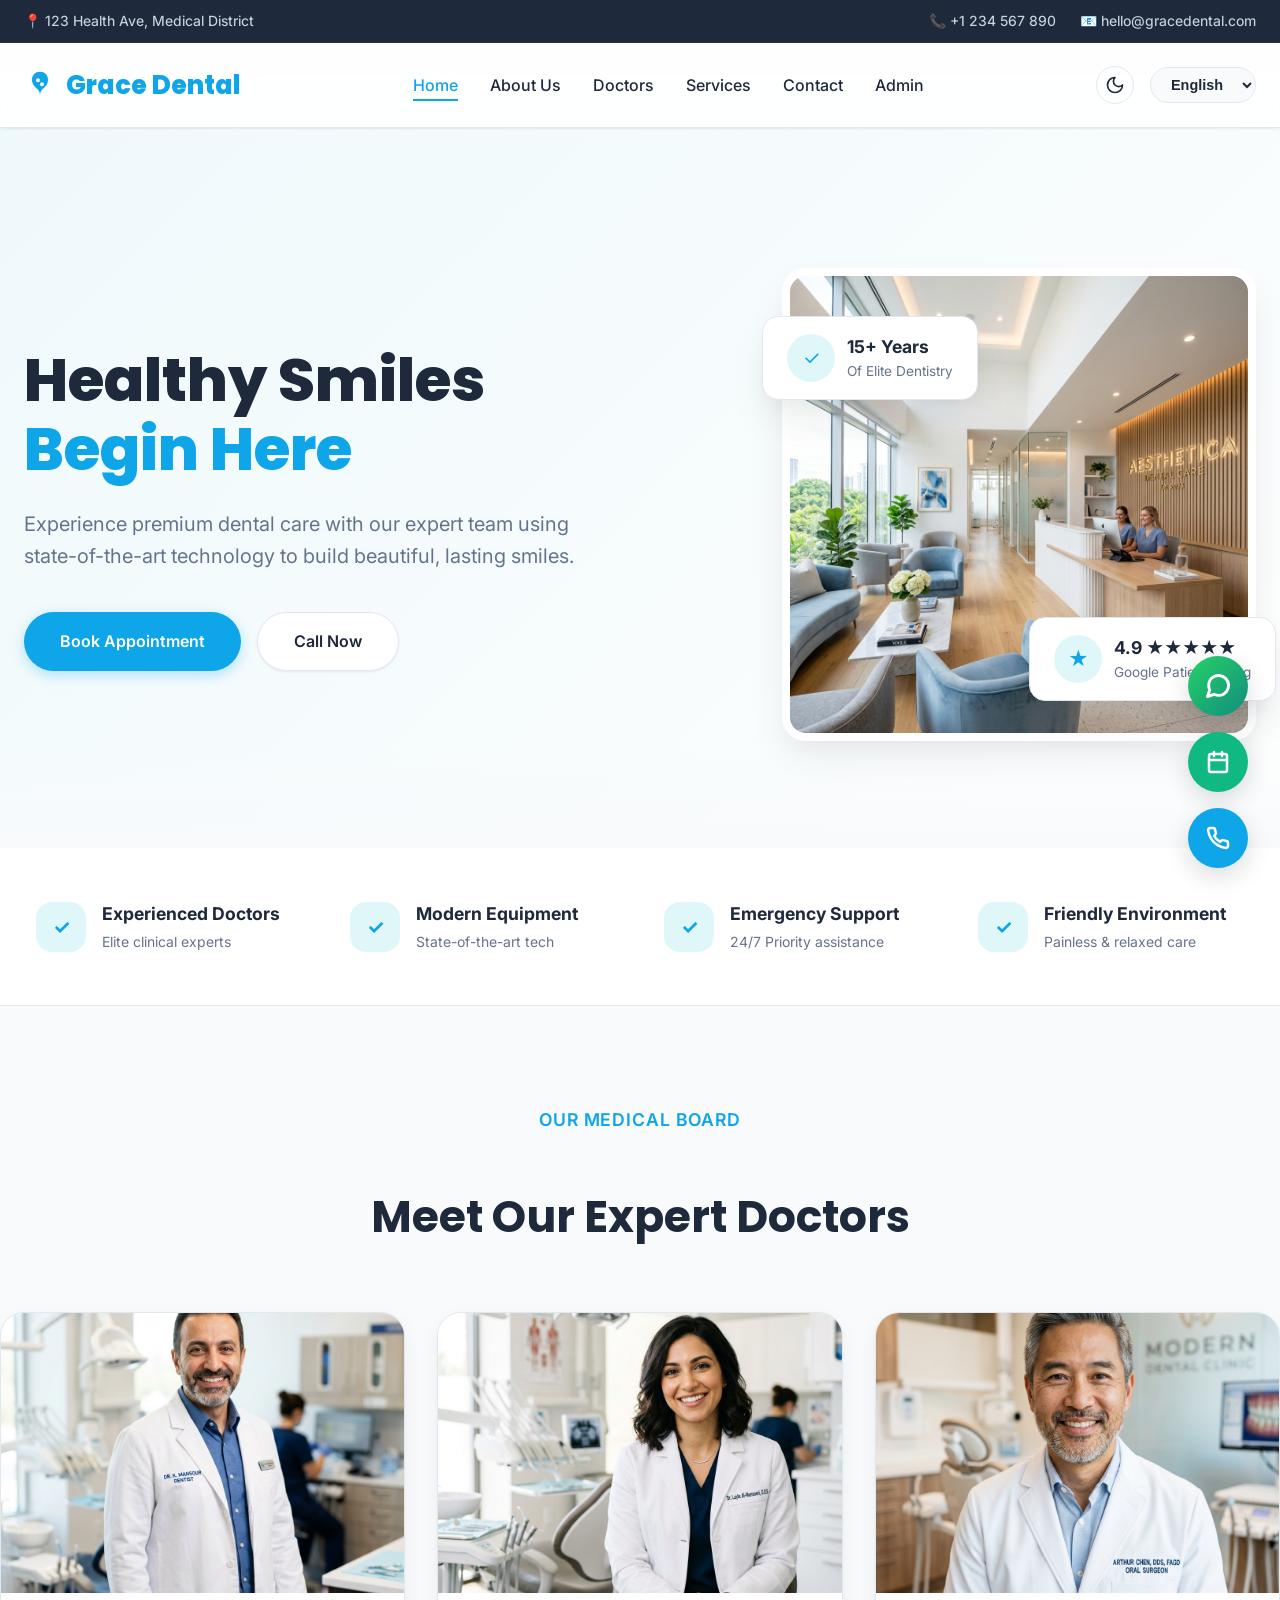
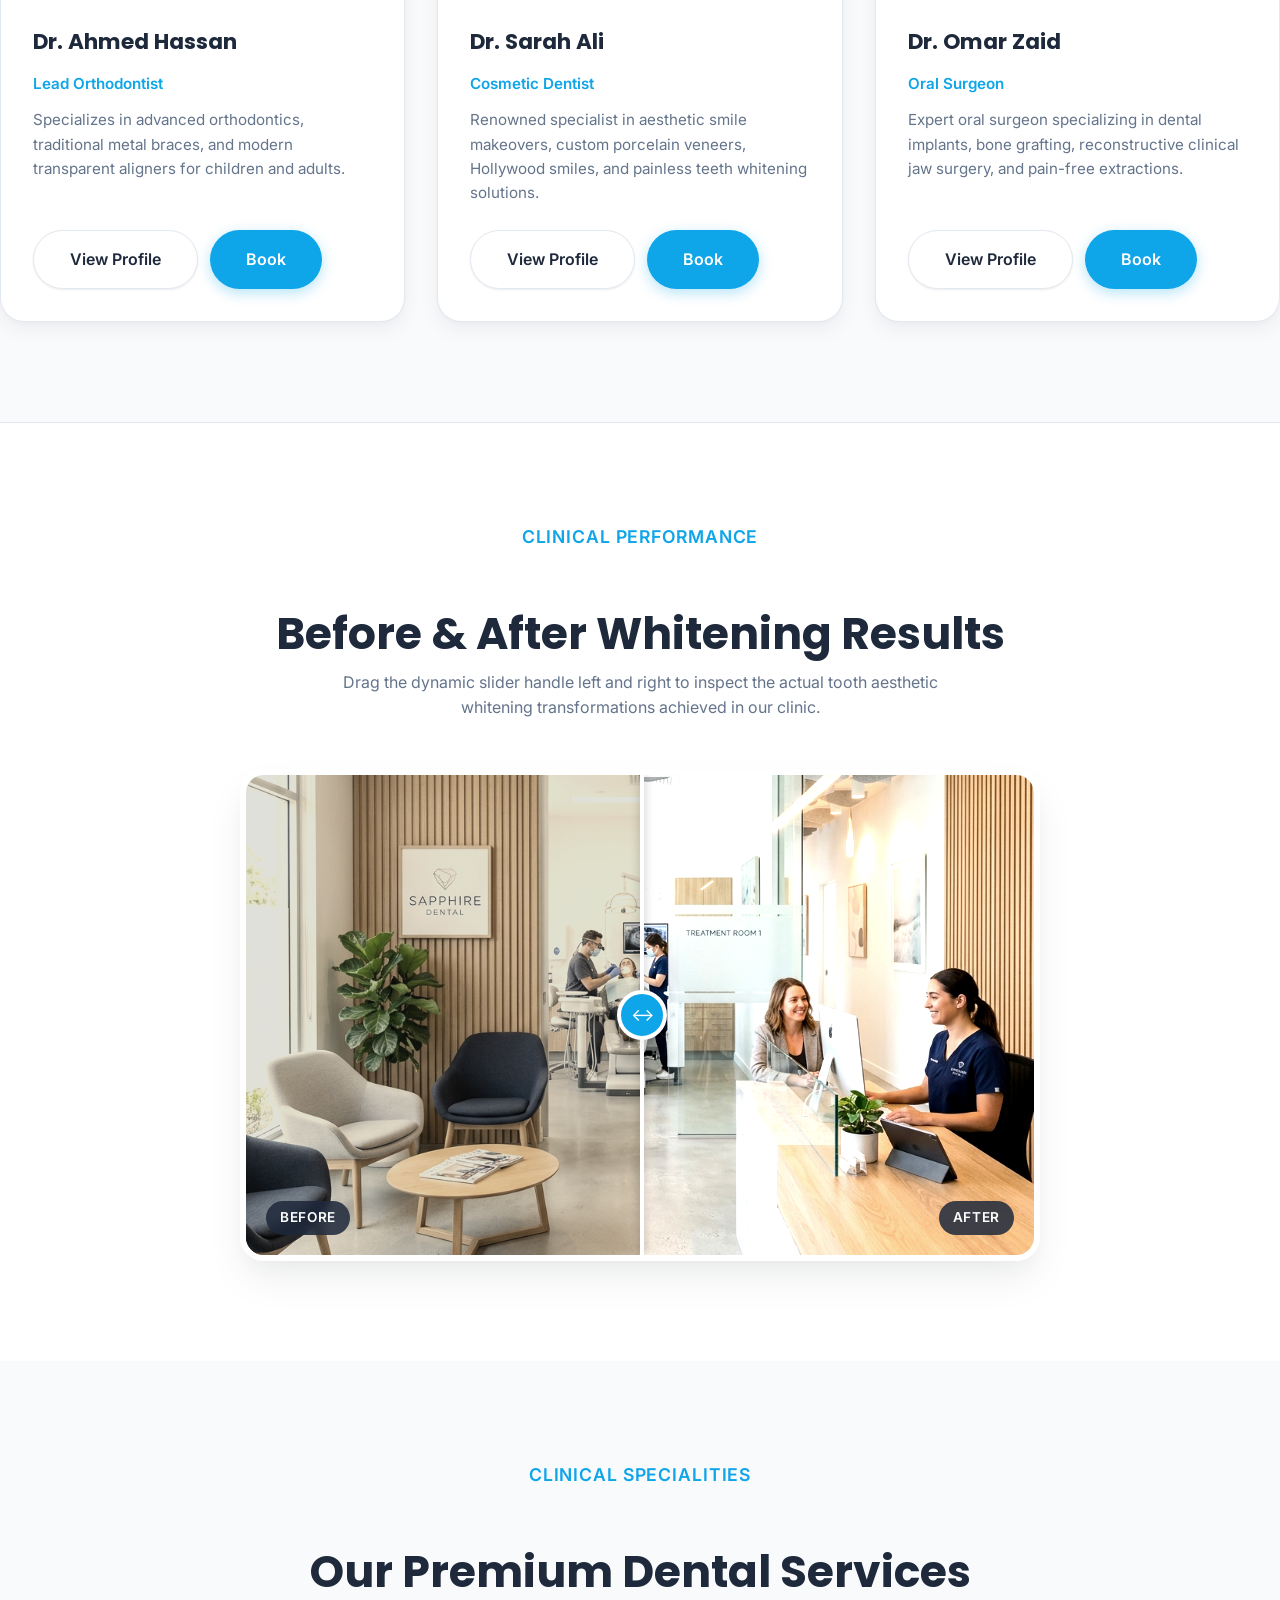
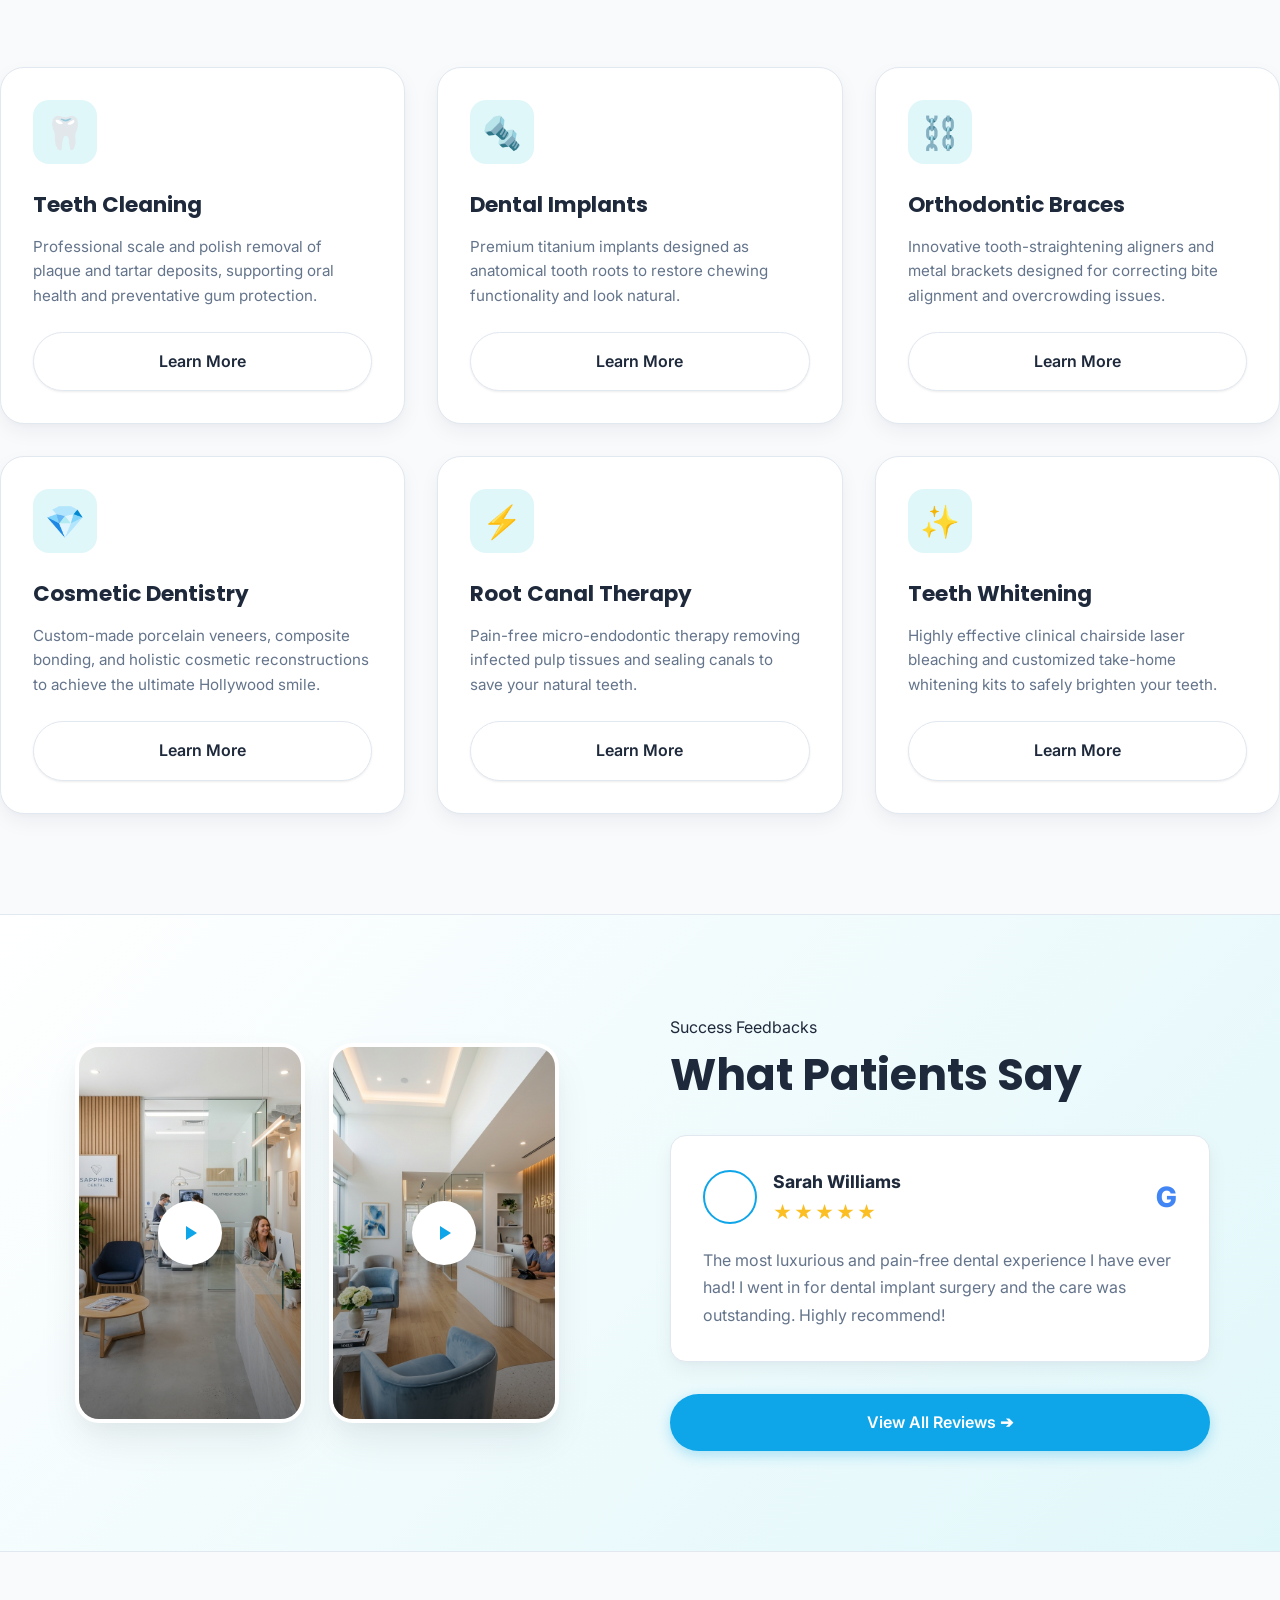
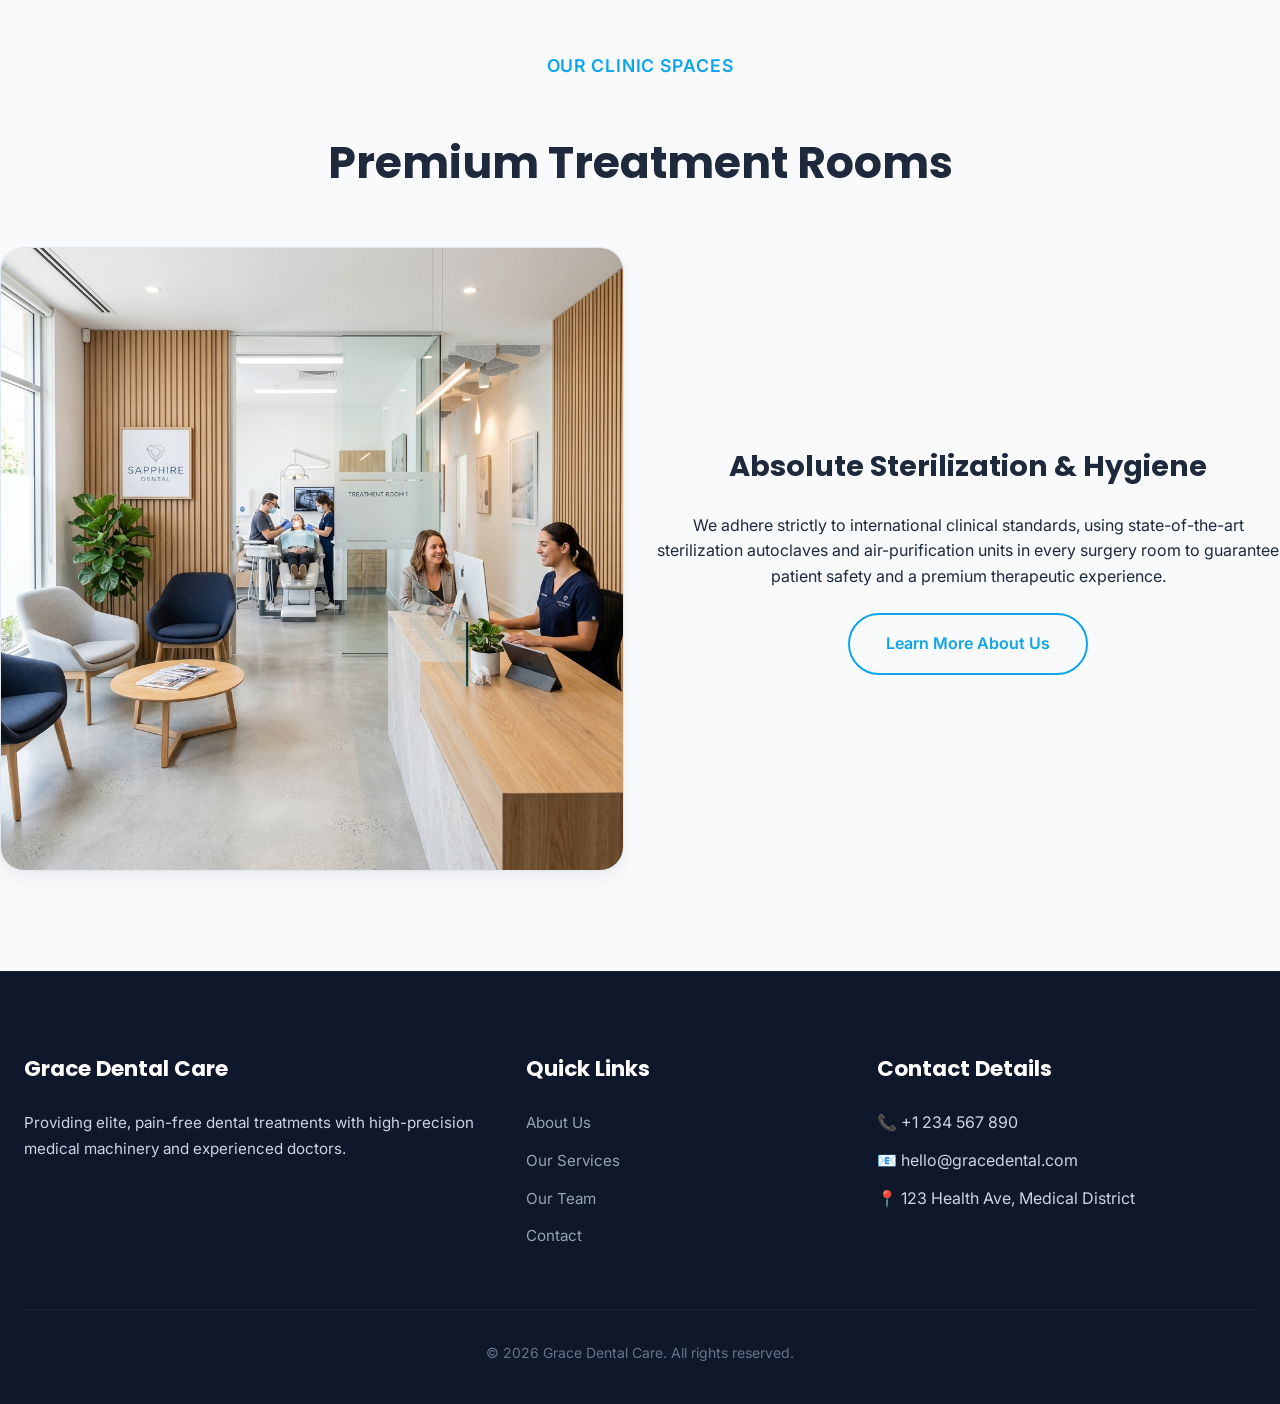
<file: index.html>
<!DOCTYPE html>
<html lang="en" dir="ltr">

<head>
  <meta charset="UTF-8">
  <meta name="viewport" content="width=device-width, initial-scale=1.0">
  <title data-en="Grace Dental Care | Healthy Smiles Begin Here"
    data-ar="مركز جريس لطب الأسنان | ابتسامتك الصحية تبدأ هنا"
    data-ku="سەنتەری ددانی جریس | زەردەخەنەی تەندروست لێرەوە دەست پێدەکات">Grace Dental Care | Healthy Smiles Begin Here
  </title>
  <meta name="description"
    content="Experience premium dental care at Grace Dental Care. Professional teeth whitening, implants, braces, and cosmetic dentistry. Book your appointment online today.">
  <link rel="stylesheet" href="style.css">
</head>

<body>

  <!-- Page Loader Overlay -->
  <div id="loader-wrapper">
    <div class="loader-spinner"></div>
    <div class="loader-logo">Grace Dental Care</div>
  </div>

  <!-- Floating Action Buttons -->
  <div class="floating-actions">
    <a href="https://wa.me/1234567890" target="_blank" class="float-btn whatsapp" title="Chat on WhatsApp">
      <svg width="28" height="28" viewBox="0 0 24 24" fill="none" stroke="currentColor" stroke-width="2.5"
        stroke-linecap="round" stroke-linejoin="round">
        <path
          d="M21 11.5a8.38 8.38 0 0 1-.9 3.8 8.5 8.5 0 0 1-7.6 4.7 8.38 8.38 0 0 1-3.8-.9L3 21l1.9-5.7a8.38 8.38 0 0 1-.9-3.8 8.5 8.5 0 0 1 4.7-7.6 8.38 8.38 0 0 1 3.8-.9h.5a8.48 8.48 0 0 1 8 8v.5z">
        </path>
      </svg>
    </a>
    <a href="#" class="float-btn booking open-booking-btn" title="Book Appointment">
      <svg width="24" height="24" viewBox="0 0 24 24" fill="none" stroke="currentColor" stroke-width="2.5"
        stroke-linecap="round" stroke-linejoin="round">
        <rect x="3" y="4" width="18" height="18" rx="2" ry="2"></rect>
        <line x1="16" y1="2" x2="16" y2="6"></line>
        <line x1="8" y1="2" x2="8" y2="6"></line>
        <line x1="3" y1="10" x2="21" y2="10"></line>
      </svg>
    </a>
    <a href="tel:+1234567890" class="float-btn phone" title="Call Clinic">
      <svg width="24" height="24" viewBox="0 0 24 24" fill="none" stroke="currentColor" stroke-width="2.5"
        stroke-linecap="round" stroke-linejoin="round">
        <path
          d="M22 16.92v3a2 2 0 0 1-2.18 2 19.79 19.79 0 0 1-8.63-3.07 19.5 19.5 0 0 1-6-6 19.79 19.79 0 0 1-3.07-8.67A2 2 0 0 1 4.11 2h3a2 2 0 0 1 2 1.72 12.84 12.84 0 0 0 .7 2.81 2 2 0 0 1-.45 2.11L8.09 9.91a16 16 0 0 0 6 6l1.27-1.27a2 2 0 0 1 2.11-.45 12.84 12.84 0 0 0 2.81.7A2 2 0 0 1 22 16.92z">
        </path>
      </svg>
    </a>
  </div>

  <!-- Top Contact Information Bar -->
  <div class="top-bar">
    <div>
      <span data-en="📍 123 Health Ave, Medical District" data-ar="📍 123 شارع الصحة، الحي الطبي"
        data-ku="📍 ١٢٣ شەقامی تەندروستی، ناوچەی پزیشکی">📍 123 Health Ave, Medical District</span>
    </div>
    <div class="top-bar-links">
      <a href="tel:+1234567890">📞 +1 234 567 890</a>
      <a href="mailto:hello@gracedental.com">📧 hello@gracedental.com</a>
    </div>
  </div>

  <!-- Sticky Main Navigation -->
  <nav class="navbar">
    <div class="container nav-content">
      <a href="index.html" class="logo">
        <svg width="32" height="32" viewBox="0 0 24 24" fill="currentColor">
          <path
            d="M12 2C8.5 2 6 4.5 6 8c0 3.5 2.5 5.5 4 7 1.5 1.5 2 3 2 5 0-2 .5-3.5 2-5 1.5-1.5 4-3 4-7 0-3.5-2.5-6-6-6zm-1.5 8c-.8 0-1.5-.7-1.5-1.5S9.7 7 10.5 7s1.5.7 1.5 1.5-.7 1.5-1.5 1.5zm3 3c-.8 0-1.5-.7-1.5-1.5s.7-1.5 1.5-1.5 1.5.7 1.5 1.5-.7 1.5-1.5 1.5z" />
        </svg>
        <span>Grace Dental</span>
      </a>
      <ul class="nav-links">
        <li><a href="index.html" class="active" data-en="Home" data-ar="الرئيسية" data-ku="سەرەکی">Home</a></li>
        <li><a href="about.html" data-en="About Us" data-ar="من نحن" data-ku="دەربارەی ئێمە">About Us</a></li>
        <li><a href="doctors.html" data-en="Doctors" data-ar="الأطباء" data-ku="پزیشکەکان">Doctors</a></li>
        <li><a href="services.html" data-en="Services" data-ar="الخدمات" data-ku="خزمەتگوزارییەکان">Services</a></li>
        <li><a href="contact.html" data-en="Contact" data-ar="اتصل بنا" data-ku="پەیوەندی">Contact</a></li>
        <li><a href="admin-login.html" data-en="Admin" data-ar="الإدارة" data-ku="بەڕێوەبەر">Admin</a></li>
      </ul>

      <div class="nav-controls">
        <button id="themeToggle" class="theme-toggle-btn" title="Toggle Theme"></button>
        <select id="langSwitch" class="lang-switch">
          <option value="en">English</option>
          <option value="ar">العربية</option>
          <option value="ku">کوردی</option>
        </select>
        <button class="hamburger">
          <span></span>
          <span></span>
          <span></span>
        </button>
      </div>
    </div>
  </nav>

  <!-- Hero Banner Section -->
  <header class="hero">
    <div class="container">
      <div class="hero-grid">
        <div class="hero-content">
          <h1 data-en="Healthy Smiles<br><span>Begin Here</span>" data-ar="الابتسامة الصحية<br><span>تبدأ من هنا</span>"
            data-ku="زەردەخەنەی تەندروست<br><span>لێرەوە دەست پێدەکات</span>">
            Healthy Smiles<br><span>Begin Here</span>
          </h1>
          <p data-en="Experience premium dental care with our expert team using state-of-the-art technology to build beautiful, lasting smiles."
            data-ar="اختبر رعاية أسنان متميزة مع فريقنا الخبير باستخدام أحدث التقنيات الطبية لبناء ابتسامات جميلة ودائمة."
            data-ku="ئەزموونی چاودێری ددانی پێشکەوتوو بکە لەگەڵ تیمی پسپۆڕمان بە بەکارهێنانی نوێترین تەکنەلۆژیا بۆ دروستکردنی زەردەخەنەیەکی جوان.">
            Experience premium dental care with our expert team using state-of-the-art technology to build beautiful,
            lasting smiles.
          </p>
          <div class="hero-buttons">
            <a href="#" class="btn open-booking-btn" data-en="Book Appointment" data-ar="احجز موعداً"
              data-ku="ژوانێک دابنێ">Book Appointment</a>
            <a href="tel:+1234567890" class="btn btn-secondary" data-en="Call Now" data-ar="اتصل بنا الآن"
              data-ku="پەیوەندی بکە">Call Now</a>
          </div>
        </div>
        <div class="hero-image-wrapper">
          <img src="assets/hero_bg.png" alt="Grace Dental Premium Patient Smile" class="hero-img">

          <!-- Floating badge 1 -->
          <div class="floating-badge badge-1">
            <div class="badge-icon">✓</div>
            <div class="badge-text">
              <h4 data-en="15+ Years" data-ar="١٥+ سنة" data-ku="١٥+ ساڵ">15+ Years</h4>
              <p data-en="Of Elite Dentistry" data-ar="من التميز الطبي" data-ku="لە لێهاتوویی پزیشکی">Of Elite Dentistry
              </p>
            </div>
          </div>

          <!-- Floating badge 2 -->
          <div class="floating-badge badge-2">
            <div class="badge-icon">★</div>
            <div class="badge-text">
              <h4>4.9 ★★★★★</h4>
              <p data-en="Google Patient Rating" data-ar="تقييم المرضى على جوجل" data-ku="پێداچوونەوەی نەخۆشەکان">Google
                Patient Rating</p>
            </div>
          </div>
        </div>
      </div>
    </div>
  </header>

  <!-- Clinic Highlights Section -->
  <section class="highlights-section">
    <div class="container">
      <div class="highlights-grid">
        <div class="highlight-item">
          <div class="highlight-icon">✓</div>
          <div class="highlight-info">
            <h4 data-en="Experienced Doctors" data-ar="أطباء ذوو خبرة" data-ku="پزیشکانی بەئەزموون">Experienced Doctors
            </h4>
            <p data-en="Elite clinical experts" data-ar="نخبة من خبراء العلاج" data-ku="باشترین پزیشکانی پسپۆڕ">Elite
              clinical experts</p>
          </div>
        </div>
        <div class="highlight-item">
          <div class="highlight-icon">✓</div>
          <div class="highlight-info">
            <h4 data-en="Modern Equipment" data-ar="تجهيزات حديثة" data-ku="ئامێری مۆدێرن">Modern Equipment</h4>
            <p data-en="State-of-the-art tech" data-ar="أحدث تقنيات التشخيص" data-ku="نوێترین تەکنەلۆژیا">
              State-of-the-art tech</p>
          </div>
        </div>
        <div class="highlight-item">
          <div class="highlight-icon">✓</div>
          <div class="highlight-info">
            <h4 data-en="Emergency Support" data-ar="دعم الطوارئ" data-ku="فریاکەوتنی خێرا">Emergency Support</h4>
            <p data-en="24/7 Priority assistance" data-ar="مساعدة على مدار الساعة" data-ku="چاودێری بەردەوام">24/7
              Priority assistance</p>
          </div>
        </div>
        <div class="highlight-item">
          <div class="highlight-icon">✓</div>
          <div class="highlight-info">
            <h4 data-en="Friendly Environment" data-ar="بيئة ودية" data-ku="ژینگەیەکی ئارام">Friendly Environment</h4>
            <p data-en="Painless & relaxed care" data-ar="رعاية مريحة وخالية من الألم" data-ku="چارەسەری بێ ئازار">
              Painless & relaxed care</p>
          </div>
        </div>
      </div>
    </div>
  </section>

  <!-- Meet Our Team (3 Doctors Section) -->
  <section class="section container">
    <div class="section-subtitle" data-en="Our Medical Board" data-ar="مجلسنا الطبي" data-ku="تیمی پزیشکیمان">Our
      Medical Board</div>
    <h2 class="section-title" data-en="Meet Our Expert Doctors" data-ar="تعرف على أطبائنا النخبة"
      data-ku="ئاشنابە بە پزیشکانی پسپۆڕمان">Meet Our Expert Doctors</h2>

    <div class="grid grid-3" style="margin-top: 60px;">
      <!-- Doctor 1 Card -->
      <div class="card">
        <div class="card-img-wrapper">
          <img src="assets/doctor_1.png" alt="Dr. Ahmed Hassan" class="card-img">
        </div>
        <div class="card-content">
          <h3 class="card-title" data-en="Dr. Ahmed Hassan" data-ar="د. أحمد حسن" data-ku="د. ئەحمەد حەسەن">Dr. Ahmed
            Hassan</h3>
          <p style="color: var(--primary); font-weight: 600; font-size: 0.95rem; margin-bottom: 12px;"
            data-en="Lead Orthodontist" data-ar="كبير أطباء تقويم الأسنان" data-ku="سەرۆکی پزیشکانی تەقویم">Lead
            Orthodontist</p>
          <p class="card-desc"
            data-en="Specializes in advanced orthodontics, traditional metal braces, and modern transparent aligners for children and adults."
            data-ar="متخصص في تقويم الأسنان المتقدم، الأقواس المعدنية التقليدية، والتقويم الشفاف الحديث للأطفال والبالغين."
            data-ku="پسپۆڕ لە ڕاستکردنەوەی ددانی پێشکەوتوو، تەقویمی باو و شەفافی سەردەم بۆ منداڵان و گەورەکان.">
            Specializes in advanced orthodontics, traditional metal braces, and modern transparent aligners for children
            and adults.
          </p>
          <div style="display:flex; gap:12px; margin-top:auto;">
            <a href="#" class="btn btn-secondary view-profile-btn" data-doctor="doctor_1" data-en="View Profile"
              data-ar="معاينة الملف" data-ku="بینینی زانیاری">View Profile</a>
            <a href="#" class="btn open-booking-btn" data-doctor="doctor_1" data-en="Book" data-ar="حجز"
              data-ku="حیجز">Book</a>
          </div>
        </div>
      </div>

      <!-- Doctor 2 Card -->
      <div class="card">
        <div class="card-img-wrapper">
          <img src="assets/doctor_2.png" alt="Dr. Sarah Ali" class="card-img">
        </div>
        <div class="card-content">
          <h3 class="card-title" data-en="Dr. Sarah Ali" data-ar="د. سارة علي" data-ku="د. سارا عەلی">Dr. Sarah Ali</h3>
          <p style="color: var(--primary); font-weight: 600; font-size: 0.95rem; margin-bottom: 12px;"
            data-en="Cosmetic Dentist" data-ar="طبيبة تجميل أسنان" data-ku="پزیشکی جوانکاری ددان">Cosmetic Dentist</p>
          <p class="card-desc"
            data-en="Renowned specialist in aesthetic smile makeovers, custom porcelain veneers, Hollywood smiles, and painless teeth whitening solutions."
            data-ar="أخصائية مشهورة في تجميل الابتسامة، قشور البورسلين المخصصة (ڤينير)، ابتسامة هوليوود، وحلول تبييض الأسنان الخالية من الألم."
            data-ku="پسپۆڕی دیار لە جوانکاری زەردەخەنە، ڤینیری پۆرسەلین، زەردەخەنەی هۆلیوود و سپی کردنەوەی ددانی بێ ئازار.">
            Renowned specialist in aesthetic smile makeovers, custom porcelain veneers, Hollywood smiles, and painless
            teeth whitening solutions.
          </p>
          <div style="display:flex; gap:12px; margin-top:auto;">
            <a href="#" class="btn btn-secondary view-profile-btn" data-doctor="doctor_2" data-en="View Profile"
              data-ar="معاينة الملف" data-ku="بینینی زانیاری">View Profile</a>
            <a href="#" class="btn open-booking-btn" data-doctor="doctor_2" data-en="Book" data-ar="حجز"
              data-ku="حیجز">Book</a>
          </div>
        </div>
      </div>

      <!-- Doctor 3 Card -->
      <div class="card">
        <div class="card-img-wrapper">
          <img src="assets/doctor_3.png" alt="Dr. Omar Zaid" class="card-img">
        </div>
        <div class="card-content">
          <h3 class="card-title" data-en="Dr. Omar Zaid" data-ar="د. عمر زيد" data-ku="د. عومەر زەید">Dr. Omar Zaid</h3>
          <p style="color: var(--primary); font-weight: 600; font-size: 0.95rem; margin-bottom: 12px;"
            data-en="Oral Surgeon" data-ar="جراح فم" data-ku="پزیشکی نەشتەرگەری دەم">Oral Surgeon</p>
          <p class="card-desc"
            data-en="Expert oral surgeon specializing in dental implants, bone grafting, reconstructive clinical jaw surgery, and pain-free extractions."
            data-ar="جراح فم خبير متخصص في زراعة الأسنان، زراعة العظام، جراحة الفك الترميمية، وعمليات خلع الأسنان بدون ألم."
            data-ku="پسپۆڕ لە نەشتەرگەری دەم و چاندنی ددان، چاندنی ئێسک، نەشتەرگەری فەک و دەرهێنانی ددانی بێ ئازار.">
            Expert oral surgeon specializing in dental implants, bone grafting, reconstructive clinical jaw surgery, and
            pain-free extractions.
          </p>
          <div style="display:flex; gap:12px; margin-top:auto;">
            <a href="#" class="btn btn-secondary view-profile-btn" data-doctor="doctor_3" data-en="View Profile"
              data-ar="معاينة الملف" data-ku="بینینی زانیاری">View Profile</a>
            <a href="#" class="btn open-booking-btn" data-doctor="doctor_3" data-en="Book" data-ar="حجز"
              data-ku="حیجز">Book</a>
          </div>
        </div>
      </div>
    </div>
  </section>

  <!-- Interactive Before/After Whitening Slider Section -->
  <section class="section" style="background: var(--bg-white); border-top: 1px solid var(--border-color);">
    <div class="container">
      <div class="section-subtitle" data-en="Clinical Performance" data-ar="الأداء السريري"
        data-ku="کارە کلینیکییەکانمان">Clinical Performance</div>
      <h2 class="section-title" data-en="Before & After Whitening Results" data-ar="نتائج تبييض الأسنان قبل وبعد"
        data-ku="ئەنجامی سپی کردنەوەی ددان پێش و دوای چارەسەر">Before & After Whitening Results</h2>
      <p style="text-align: center; color: var(--text-muted); max-width: 600px; margin: -20px auto 48px;"
        data-en="Drag the dynamic slider handle left and right to inspect the actual tooth aesthetic whitening transformations achieved in our clinic."
        data-ar="اسحب مقبض المنزلق الديناميكي يميناً ويساراً لمعاينة التحولات الحقيقية لتبييض الأسنان التجميلي التي تحققت في عيادتنا."
        data-ku="لۆگۆی ناوەڕاست بە لای ڕاست و چەپدا ڕابکێشە بۆ بینینی گۆڕانکاری ڕاستەقینەی سپی کردنەوەی ددان.">
        Drag the dynamic slider handle left and right to inspect the actual tooth aesthetic whitening transformations
        achieved in our clinic.
      </p>

      <!-- Draggable comparison component -->
      <div class="before-after-container">
        <div class="ba-slider">
          <!-- After (Aesthetic White Teeth) -->
          <img src="assets/clinic_photo.png" alt="After dental whitening treatment"
            style="filter: brightness(1.2) contrast(1.1) saturate(0.9);">

          <div class="resize-img-wrapper">
            <!-- Before (Yellow teeth simulated) -->
            <img src="assets/clinic_photo.png" alt="Before dental whitening treatment"
              style="filter: sepia(0.4) brightness(0.9) contrast(0.95);">
          </div>

          <span class="ba-label before" data-en="Before" data-ar="قبل" data-ku="پێشتر">Before</span>
          <span class="ba-label after" data-en="After" data-ar="بعد" data-ku="دواتر">After</span>

          <div class="ba-handle">
            <div class="ba-handle-button">↔</div>
          </div>
        </div>
      </div>
    </div>
  </section>

  <!-- Clinic Core Services Grid Section -->
  <section class="section container">
    <div class="section-subtitle" data-en="Clinical Specialities" data-ar="تخصصاتنا الطبية"
      data-ku="خزمەتگوزارییەکانمان">Clinical Specialities</div>
    <h2 class="section-title" data-en="Our Premium Dental Services" data-ar="خدمات الأسنان المتميزة لدينا"
      data-ku="خزمەتگوزارییە پێشکەوتووەکانی ددان">Our Premium Dental Services</h2>

    <div class="grid grid-3" style="margin-top: 60px;">
      <!-- Service 1: Teeth Cleaning -->
      <div class="card" style="padding: 32px;">
        <div class="service-icon-wrapper">🦷</div>
        <h3 class="card-title" data-en="Teeth Cleaning" data-ar="تنظيف الأسنان" data-ku="پاککردنەوەی ددان">Teeth
          Cleaning</h3>
        <p class="card-desc"
          data-en="Professional scale and polish removal of plaque and tartar deposits, supporting oral health and preventative gum protection."
          data-ar="إزالة الترسبات الكلسية واللويحات السنية باحترافية، مما يدعم صحة الفم ويوفر حماية وقائية للثة."
          data-ku="پاککردنەوەی ددان بە شێوازی پڕۆفیشناڵ بۆ لادانی کلسی ددان و پاراستنی پووک لە نەخۆشی.">
          Professional scale and polish removal of plaque and tartar deposits, supporting oral health and preventative
          gum protection.
        </p>
        <a href="services.html" class="btn btn-secondary btn-wide" data-en="Learn More" data-ar="اقرأ المزيد"
          data-ku="زیاتر بخوێنەوە">Learn More</a>
      </div>

      <!-- Service 2: Dental Implants -->
      <div class="card" style="padding: 32px;">
        <div class="service-icon-wrapper">🔩</div>
        <h3 class="card-title" data-en="Dental Implants" data-ar="زراعة الأسنان" data-ku="چاندنی ددان">Dental Implants
        </h3>
        <p class="card-desc"
          data-en="Premium titanium implants designed as anatomical tooth roots to restore chewing functionality and look natural."
          data-ar="زراعات تيتانيوم متميزة مصممة كجذور دندان تشريحية لاستعادة وظيفة المضغ والمظهر الطبيعي بالكامل."
          data-ku="چاندنی ددانی تیتانیۆم کە وەک ڕەگی ددانی سروشتی کاردەکات بۆ گەڕاندنەوەی توانای جوین.">
          Premium titanium implants designed as anatomical tooth roots to restore chewing functionality and look
          natural.
        </p>
        <a href="services.html" class="btn btn-secondary btn-wide" data-en="Learn More" data-ar="اقرأ المزيد"
          data-ku="زیاتر بخوێنەوە">Learn More</a>
      </div>

      <!-- Service 3: Braces -->
      <div class="card" style="padding: 32px;">
        <div class="service-icon-wrapper">⛓️</div>
        <h3 class="card-title" data-en="Orthodontic Braces" data-ar="تقويم الأسنان"
          data-ku="ڕاستکردنەوەی ددان (تەقویم)">Orthodontic Braces</h3>
        <p class="card-desc"
          data-en="Innovative tooth-straightening aligners and metal brackets designed for correcting bite alignment and overcrowding issues."
          data-ar="مصففات أسنان مبتكرة وأقواس معدنية مصممة لتصحيح إطباق الأسنان ومشاكل التزاحم بكفاءة عالية."
          data-ku="تەقویمی ددانی پێشکەوتوو و شەفاف بۆ ڕاستکردنەوەی ددانەکان و چارەسەری ناڕێکی ددان.">
          Innovative tooth-straightening aligners and metal brackets designed for correcting bite alignment and
          overcrowding issues.
        </p>
        <a href="services.html" class="btn btn-secondary btn-wide" data-en="Learn More" data-ar="اقرأ المزيد"
          data-ku="زیاتر بخوێنەوە">Learn More</a>
      </div>

      <!-- Service 4: Cosmetic Veneers -->
      <div class="card" style="padding: 32px;">
        <div class="service-icon-wrapper">💎</div>
        <h3 class="card-title" data-en="Cosmetic Dentistry" data-ar="طب الأسنان التجميلي" data-ku="جوانکاری ددان">
          Cosmetic Dentistry</h3>
        <p class="card-desc"
          data-en="Custom-made porcelain veneers, composite bonding, and holistic cosmetic reconstructions to achieve the ultimate Hollywood smile."
          data-ar="قشور بورسلين (ڤينير) مخصصة، حشوات تجميلية، وترميمات كاملة لتحقيق ابتسامة هوليوود المثالية."
          data-ku="ڤینیری پۆرسەلین و جوانکاری ددان بە شێوازی پێشکەوتوو بۆ دروستکردنی زەردەخەنەیەکی دڵخواز.">
          Custom-made porcelain veneers, composite bonding, and holistic cosmetic reconstructions to achieve the
          ultimate Hollywood smile.
        </p>
        <a href="services.html" class="btn btn-secondary btn-wide" data-en="Learn More" data-ar="اقرأ المزيد"
          data-ku="زیاتر بخوێنەوە">Learn More</a>
      </div>

      <!-- Service 5: Root Canal -->
      <div class="card" style="padding: 32px;">
        <div class="service-icon-wrapper">⚡</div>
        <h3 class="card-title" data-en="Root Canal Therapy" data-ar="علاج عصب الأسنان" data-ku="چارەسەری دەماری ددان">
          Root Canal Therapy</h3>
        <p class="card-desc"
          data-en="Pain-free micro-endodontic therapy removing infected pulp tissues and sealing canals to save your natural teeth."
          data-ar="علاج عصب دقيق وخالٍ من الألم لإزالة الأنسجة التالفة وحشو القنوات للحفاظ على سنك الطبيعي."
          data-ku="چارەسەری دەماری ددان بە شێوازی بێ ئازار بۆ ڕزگارکردنی ددانە سروشتییەکانت.">
          Pain-free micro-endodontic therapy removing infected pulp tissues and sealing canals to save your natural
          teeth.
        </p>
        <a href="services.html" class="btn btn-secondary btn-wide" data-en="Learn More" data-ar="اقرأ المزيد"
          data-ku="زیاتر بخوێنەوە">Learn More</a>
      </div>

      <!-- Service 6: Teeth Whitening -->
      <div class="card" style="padding: 32px;">
        <div class="service-icon-wrapper">✨</div>
        <h3 class="card-title" data-en="Teeth Whitening" data-ar="تبييض الأسنان" data-ku="سپی کردنەوەی ددان">Teeth
          Whitening</h3>
        <p class="card-desc"
          data-en="Highly effective clinical chairside laser bleaching and customized take-home whitening kits to safely brighten your teeth."
          data-ar="تبييض أسنان بالليزر عالي الفعالية داخل العيادة وقوالب تبييض منزلية مخصصة لتفتيح أسنانك بأمان."
          data-ku="سپی کردنەوەی ددان بە لەیزەر لە ناو نۆرینگەدا بۆ سپیکردنەوەی ددانەکانت بە سەلامەتی.">
          Highly effective clinical chairside laser bleaching and customized take-home whitening kits to safely brighten
          your teeth.
        </p>
        <a href="services.html" class="btn btn-secondary btn-wide" data-en="Learn More" data-ar="اقرأ المزيد"
          data-ku="زیاتر بخوێنەوە">Learn More</a>
      </div>
    </div>
  </section>

  <!-- Client Reviews and Video Combined Section -->
  <section class="full-width-reviews-bg">
    <div class="container reviews-video-section">
      <!-- Left side: Promotional and Patient Videos -->
      <div class="videos-wrapper">
        <div class="vertical-video-card" style="background-image: url('assets/clinic_photo.png');"
          onclick="window.open('https://www.youtube.com/watch?v=VeLxWvueXyM', '_blank')">
          <div class="play-icon">
            <svg width="24" height="24" viewBox="0 0 24 24" fill="currentColor">
              <path d="M8 5v14l11-7z" />
            </svg>
          </div>
        </div>
        <div class="vertical-video-card" style="background-image: url('assets/hero_bg.png');"
          onclick="window.open('https://www.youtube.com/watch?v=VeLxWvueXyM', '_blank')">
          <div class="play-icon">
            <svg width="24" height="24" viewBox="0 0 24 24" fill="currentColor">
              <path d="M8 5v14l11-7z" />
            </svg>
          </div>
        </div>
      </div>

      <!-- Right side: Patient Feedbacks and Stars -->
      <div class="reviews-wrapper">
        <div class="reviews-subtitle" data-en="Success Feedbacks" data-ar="آراء المرضى الناجحة"
          data-ku="پێداچوونەوەی سەرکەوتووانە">Success Feedbacks</div>
        <h2 class="section-title" style="text-align: left; margin-bottom: 24px;" data-en="What Patients Say"
          data-ar="ماذا يقول مرضانا؟" data-ku="نەخۆشەکانمان چی دەڵێن؟">What Patients Say</h2>

        <div class="google-review-card">
          <div class="google-header">
            <div class="google-user">
              <div class="google-avatar"
                style="background-image: url('https://ui-avatars.com/api/?name=Sarah+Williams&background=0EA5E9&color=fff');">
              </div>
              <div>
                <div class="google-name" data-en="Sarah Williams" data-ar="سارة ويليامز" data-ku="سارا ویلیامز">Sarah
                  Williams</div>
                <div class="google-stars">★★★★★</div>
              </div>
            </div>
            <div class="google-logo">G</div>
          </div>
          <p class="google-text"
            data-en="The most luxurious and pain-free dental experience I have ever had! I went in for dental implant surgery and the care was outstanding. Highly recommend!"
            data-ar="أفخم تجربة علاج أسنان خالية من الألم مررت بها على الإطلاق! ذهبت لإجراء عملية زراعة أسنان وكانت الرعاية الطبية ممتازة للغاية. أوصي به بشدة!"
            data-ku="باشترین و بێ ئازارترین ئەزموونی ددان کە تا ئێستا هەبێت! بۆ چاندنی ددان سەردانم کردن و چاودێرییەکە نایاب بوو. زۆر پێشنیاری دەکەم!">
            The most luxurious and pain-free dental experience I have ever had! I went in for dental implant surgery and
            the care was outstanding. Highly recommend!
          </p>
        </div>

        <a href="contact.html" class="btn" style="width:100%; max-width:540px;" data-en="View All Reviews ➔"
          data-ar="معاينة جميع الآراء ➔" data-ku="بینینی هەموو پێداچوونەوەکان ➔">View All Reviews ➔</a>
      </div>
    </div>
  </section>

  <!-- Clinic Spaces Image Gallery Section -->
  <section class="section container" style="padding-top: 100px;">
    <div class="section-subtitle" style="text-align: center;" data-en="Our Clinic Spaces" data-ar="مساحات العيادة لدينا"
      data-ku="ناو نۆرینگەکەمان">Our Clinic Spaces</div>
    <h2 class="section-title" style="text-align: center;" data-en="Premium Treatment Rooms" data-ar="غرف العلاج الفاخرة"
      data-ku="ژوورەکانی چارەسەری پێشکەوتوو">Premium Treatment Rooms</h2>

    <div class="grid grid-2" style="margin-top: 48px;">
      <div class="card" style="min-height: 350px;">
        <img src="assets/clinic_photo.png" alt="Grace Dental Clinical Space" class="card-img" style="height: 100%;">
      </div>
      <div
        style="display:flex; flex-direction:column; gap:24px; justify-content:center; align-items: center; text-align: center;">
        <h3 data-en="Absolute Sterilization & Hygiene" data-ar="التعقيم المطلق والنظافة الفائقة"
          data-ku="پاکوخاوێنی و تەعقیمکردنی تەواو"
          style="font-family:var(--font-headings); font-size:1.8rem; color:var(--text-main);">Absolute Sterilization &
          Hygiene</h3>
        <p data-en="We adhere strictly to international clinical standards, using state-of-the-art sterilization autoclaves and air-purification units in every surgery room to guarantee patient safety and a premium therapeutic experience."
          data-ar="نحن نلتزم بصرامة بالمعايير السريرية الدولية، باستخدام أجهزة تعقيم متطورة ووحدات تنقية الهواء في كل غرفة جراحة لضمان سلامة المرضى وتجربة علاجية فاخرة."
          data-ku="ئێمە بە توندی پابەندین بە ستانداردە نێودەوڵەتییەکان بۆ پاکوخاوێنی و بەکارهێنانی باشترین ئامێری تەعقیمکردن لە پێناو سەلامەتی نەخۆشەکانمان.">
          We adhere strictly to international clinical standards, using state-of-the-art sterilization autoclaves and
          air-purification units in every surgery room to guarantee patient safety and a premium therapeutic experience.
        </p>
        <div style="display:flex; gap:16px;">
          <a href="about.html" class="btn btn-outline" data-en="Learn More About Us" data-ar="تعرف علينا أكثر"
            data-ku="زیاتر دەربارەی ئێمە">Learn More About Us</a>
        </div>
      </div>
    </div>
  </section>

  <!-- Universal Footer -->
  <footer class="footer">
    <div class="container">
      <div class="footer-grid">
        <div class="footer-col">
          <h3>Grace Dental Care</h3>
          <p data-en="Providing elite, pain-free dental treatments with high-precision medical machinery and experienced doctors."
            data-ar="تقديم علاجات أسنان راقية وخالية من الألم باستخدام أجهزة طبية عالية الدقة وبإشراف أطباء خبراء."
            data-ku="پێشکەشکردنی چارەسەری ددانی نایاب و بێ ئازار بە بەکارهێنانی باشترین ئامێری پزیشکی و پزیشکانی پسپۆڕ.">
            Providing elite, pain-free dental treatments with high-precision medical machinery and experienced doctors.
          </p>
        </div>
        <div class="footer-col">
          <h3 data-en="Quick Links" data-ar="روابط سريعة" data-ku="بەستەرە خێراکان">Quick Links</h3>
          <ul class="footer-links">
            <li><a href="about.html" data-en="About Us" data-ar="من نحن" data-ku="دەربارەی ئێمە">About Us</a></li>
            <li><a href="services.html" data-en="Our Services" data-ar="خدماتنا" data-ku="خزمەتگوزارییەکانمان">Our
                Services</a></li>
            <li><a href="doctors.html" data-en="Our Team" data-ar="فريقنا الطبي" data-ku="تیمەکەمان">Our Team</a></li>
            <li><a href="contact.html" data-en="Contact" data-ar="اتصل بنا" data-ku="پەیوەندی">Contact</a></li>
          </ul>
        </div>
        <div class="footer-col">
          <h3 data-en="Contact Details" data-ar="تفاصيل الاتصال" data-ku="زانیاری پەیوەندی">Contact Details</h3>
          <ul class="footer-links">
            <li>📞 +1 234 567 890</li>
            <li>📧 hello@gracedental.com</li>
            <li>📍 123 Health Ave, Medical District</li>
          </ul>
        </div>
      </div>
      <div class="footer-bottom">
        <p data-en="&copy; 2026 Grace Dental Care. All rights reserved."
          data-ar="&copy; 2026 مركز جريس لطب الأسنان. جميع الحقوق محفوظة."
          data-ku="&copy; ٢٠٢٦ سەنتەری ددانی جريس. هەموو مافەکان پارێزراون.">
          &copy; 2026 Grace Dental Care. All rights reserved.
        </p>
      </div>
    </div>
  </footer>

  <!-- Unified Detailed Doctor Profile Modal -->
  <div id="doctorModalOverlay" class="overlay-modal">
    <div class="modal-card">
      <button class="modal-close" title="Close Profile">&times;</button>

      <div class="modal-sidebar">
        <img src="assets/doctor_1.png" alt="Doctor" class="modal-doctor-img" id="modalDocImg">
        <h3 id="modalDocName">Dr. Ahmed Hassan</h3>
        <p class="modal-spec" id="modalDocSpec">Lead Orthodontist</p>

        <div class="modal-meta-item">
          <span>💼</span>
          <span id="modalDocExp">12 Years Experience</span>
        </div>
        <div class="modal-meta-item">
          <span>🗣️</span>
          <span id="modalDocLang">English, Arabic, Kurdish</span>
        </div>
      </div>

      <div class="modal-body">
        <h4 data-en="Biography" data-ar="السيرة الذاتية" data-ku="ژیاننامە">Biography</h4>
        <p id="modalDocBio">Dr. Ahmed Hassan is a dedicated Orthodontist...</p>

        <h4 data-en="Education" data-ar="التعليم الدراسي" data-ku="خوێندن">Education</h4>
        <p id="modalDocEdu">DDS from Boston University School of Dental Medicine</p>

        <h4 data-en="Board Certifications" data-ar="الشهادات والاعتمادات" data-ku="بڕوانامەکان">Board Certifications
        </h4>
        <p id="modalDocCerts">Board Certified in Orthodontics (ABO)</p>

        <h4 data-en="Operating Schedule" data-ar="جدول العمل" data-ku="خشتەی دەوام">Operating Schedule</h4>
        <div class="schedule-list" id="modalDocSchedule">
          <!-- Dynamically drawn -->
        </div>

        <div style="margin-top: 40px;">
          <a href="#" class="btn btn-wide open-booking-btn" id="modalBookBtn" data-en="Book Appointment Directly"
            data-ar="احجز موعداً مباشراً" data-ku="ڕاستەوخۆ ژوانێک دابنێ">Book Appointment Directly</a>
        </div>
      </div>
    </div>
  </div>

  <!-- Unified Appointment Booking Modal -->
  <div id="bookingModalOverlay" class="overlay-modal">
    <div class="modal-card" style="grid-template-columns: 1fr; max-width: 650px;">
      <button class="modal-close booking-close" title="Close Form">&times;</button>

      <div class="booking-modal-body">
        <h2 data-en="Book an Appointment" data-ar="حجز موعد جديد" data-ku="دانانی ژوانێکی نوێ">Book an Appointment</h2>
        <p data-en="Fill out this quick form and select your preferred slot. Our desk will confirm your appointment."
          data-ar="املا هذا النموذج السريع واختر الوقت المفضل لديك. سيقوم مكتب الاستقبال بتأكيد حجزك."
          data-ku="ئەم فۆرمە خێرایە پڕبکەرەوە و کاتێکی گونجاو هەڵبژێرە. کارمەندانمان پەیوەندیت پێوە دەکەن بۆ پشتڕاستکردنەوە.">
          Fill out this quick form and select your preferred slot. Our desk will confirm your appointment.
        </p>

        <form id="appointmentBookingForm">
          <div class="booking-form-grid">
            <div class="form-group">
              <label class="form-label" for="bookName" data-en="Your Full Name" data-ar="الاسم الكامل"
                data-ku="ناوی تەواوت">Your Full Name</label>
              <input type="text" id="bookName" class="form-input" required placeholder="e.g. John Doe"
                data-en-placeholder="e.g. John Doe" data-ar-placeholder="مثال: أحمد محمد"
                data-ku-placeholder="بۆ نموونە: عومەر هاوار">
            </div>
            <div class="form-group">
              <label class="form-label" for="bookPhone" data-en="Phone Number" data-ar="رقم الهاتف"
                data-ku="ژمارەی تەلەفۆن">Phone Number</label>
              <input type="tel" id="bookPhone" class="form-input" required placeholder="e.g. +1 234 567 890"
                data-en-placeholder="e.g. +1 234 567 890" data-ar-placeholder="مثال: +966 50 123 4567"
                data-ku-placeholder="بۆ نموونە: ٠٧٥٠١٢٣٤٥٦٧">
            </div>
          </div>

          <div class="booking-form-grid">
            <div class="form-group">
              <label class="form-label" for="bookEmail" data-en="Email Address" data-ar="البريد الإلكتروني"
                data-ku="ناونیشانی ئیمەیل">Email Address</label>
              <input type="email" id="bookEmail" class="form-input" required placeholder="name@domain.com"
                data-en-placeholder="name@domain.com" data-ar-placeholder="name@domain.com"
                data-ku-placeholder="name@domain.com">
            </div>
            <div class="form-group">
              <label class="form-label" for="bookDate" data-en="Preferred Date" data-ar="التاريخ المفضل"
                data-ku="بەرواری دڵخواز">Preferred Date</label>
              <input type="date" id="bookDate" class="form-input" required min="2026-05-18">
            </div>
          </div>

          <div class="booking-form-grid">
            <div class="form-group">
              <label class="form-label" for="bookDoctorSelect" data-en="Choose Doctor" data-ar="اختر الطبيب المعالج"
                data-ku="پزیشک هەڵبژێرە">Choose Doctor</label>
              <select id="bookDoctorSelect" class="form-input" required>
                <option value="doctor_1" data-en="Dr. Ahmed Hassan (Orthodontics)" data-ar="د. أحمد حسن (تقويم الأسنان)"
                  data-ku="د. ئەحمەد حەسەن (تەقویم)">Dr. Ahmed Hassan (Orthodontics)</option>
                <option value="doctor_2" data-en="Dr. Sarah Ali (Cosmetic)" data-ar="د. سارة علي (تجميل أسنان)"
                  data-ku="د. سارا عەلی (جوانکاری ددان)">Dr. Sarah Ali (Cosmetic)</option>
                <option value="doctor_3" data-en="Dr. Omar Zaid (Oral Surgeon)" data-ar="د. عمر زيد (جراحة فم)"
                  data-ku="د. عومەر زەید (نەشتەرگەری)">Dr. Omar Zaid (Oral Surgeon)</option>
              </select>
            </div>
            <div class="form-group">
              <label class="form-label" for="bookServiceSelect" data-en="Required Service" data-ar="الخدمة المطلوبة"
                data-ku="خزمەتگوزاری خوازراو">Required Service</label>
              <select id="bookServiceSelect" class="form-input" required>
                <option value="cleaning" data-en="Teeth Cleaning" data-ar="تنظيف أسنان" data-ku="پاککردنەوەی ددان">Teeth
                  Cleaning</option>
                <option value="implants" data-en="Dental Implants" data-ar="زراعة أسنان" data-ku="چاندنی ددان">Dental
                  Implants</option>
                <option value="braces" data-en="Orthodontic Braces" data-ar="تقويم أسنان" data-ku="تەقویمی ددان">
                  Orthodontic Braces</option>
                <option value="cosmetic" data-en="Cosmetic Veneers" data-ar="طب أسنان تجميلي" data-ku="جوانکاری ددان">
                  Cosmetic Veneers</option>
                <option value="rootcanal" data-en="Root Canal Therapy" data-ar="علاج العصب" data-ku="چارەسەری دەمار">
                  Root Canal Therapy</option>
                <option value="whitening" data-en="Teeth Whitening" data-ar="تبييض أسنان" data-ku="سپی کردنەوەی ددان">
                  Teeth Whitening</option>
              </select>
            </div>
          </div>

          <div class="form-group">
            <label class="form-label" data-en="Available Time Slots" data-ar="الأوقات المتاحة"
              data-ku="کاتە بەردەستەکان">Available Time Slots</label>
            <div class="time-slots-container">
              <div class="time-slot" data-value="09:00 AM">09:00 AM</div>
              <div class="time-slot" data-value="10:30 AM">10:30 AM</div>
              <div class="time-slot" data-value="11:30 AM">11:30 AM</div>
              <div class="time-slot" data-value="01:00 PM">01:00 PM</div>
              <div class="time-slot" data-value="02:30 PM">02:30 PM</div>
              <div class="time-slot" data-value="04:00 PM">04:00 PM</div>
            </div>
            <input type="hidden" id="bookingTimeSlot" required>
          </div>

          <button type="submit" class="btn btn-wide" style="margin-top: 16px;" data-en="Submit Appointment Request"
            data-ar="إرسال طلب الحجز" data-ku="ناردنی داواکاری ژوانەکە">Submit Appointment Request</button>
        </form>
      </div>
    </div>
  </div>

  <script src="script.js"></script>
</body>

</html>
</file>
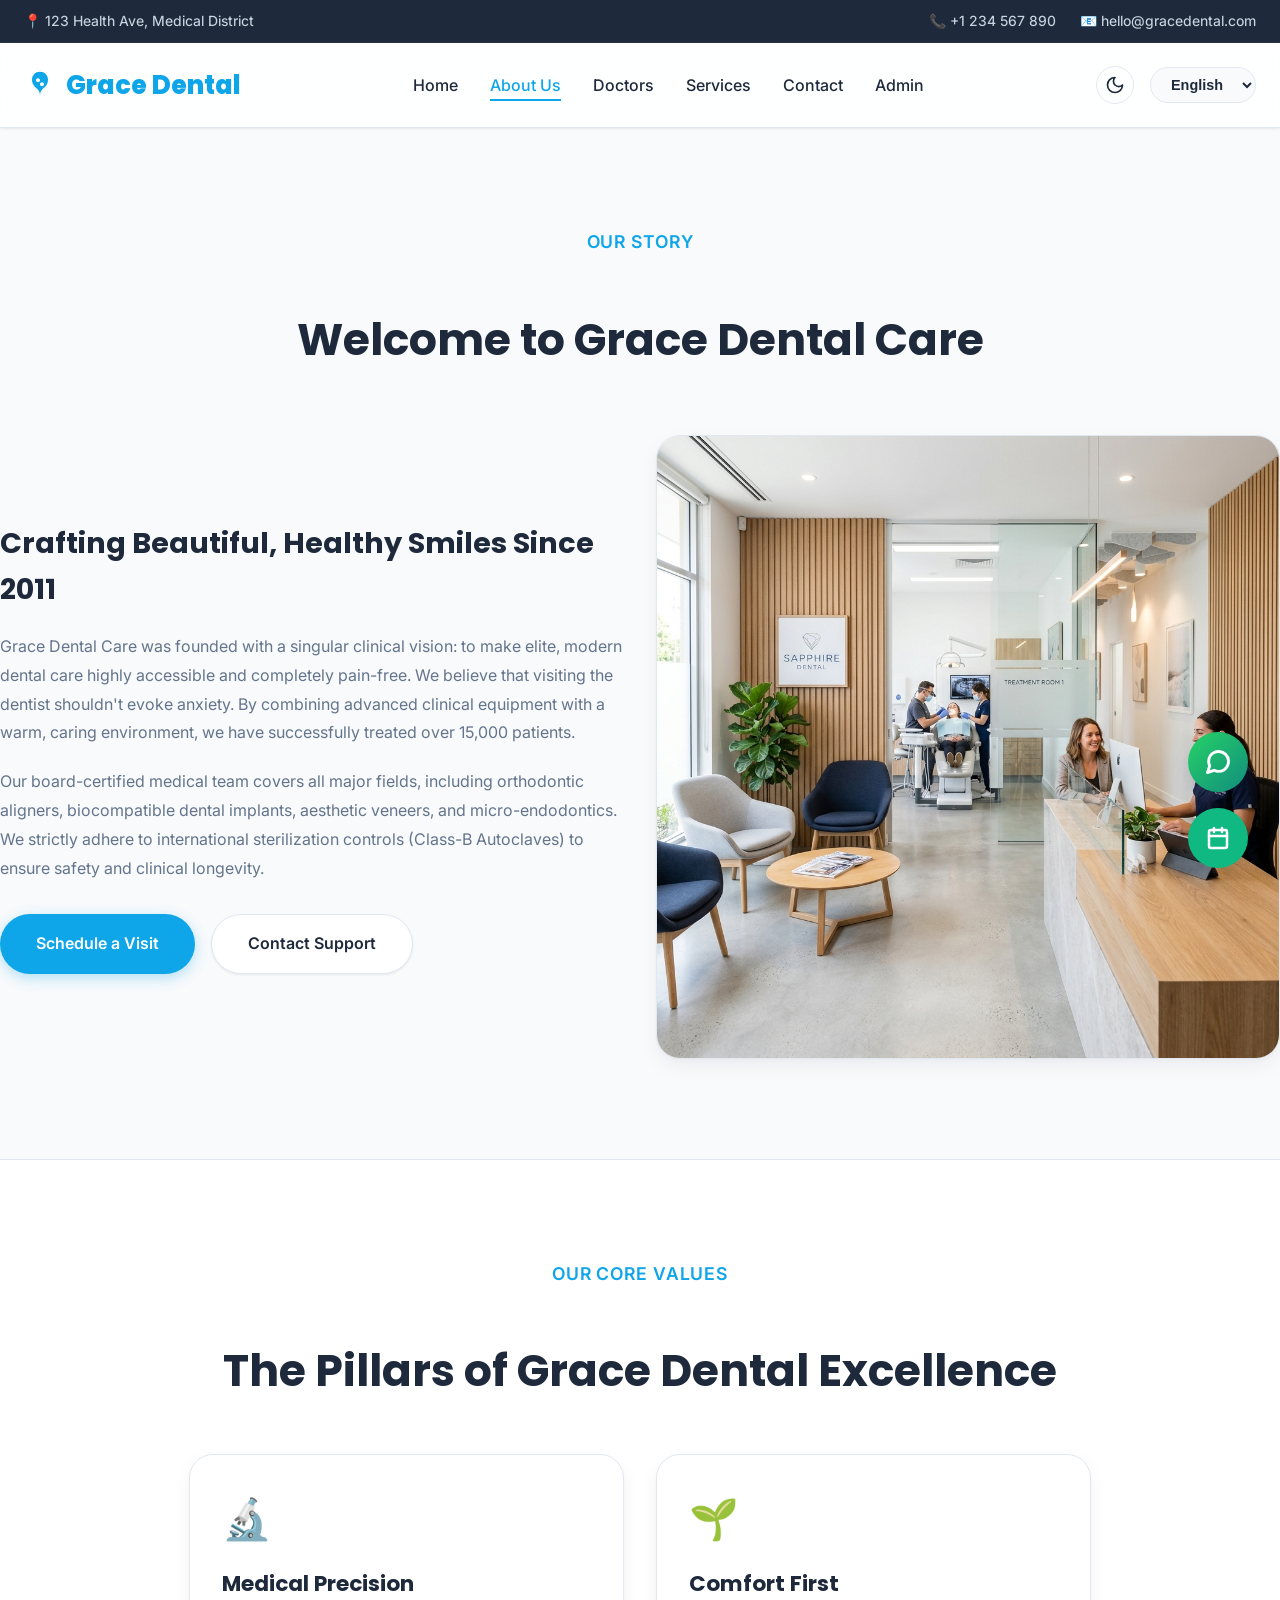
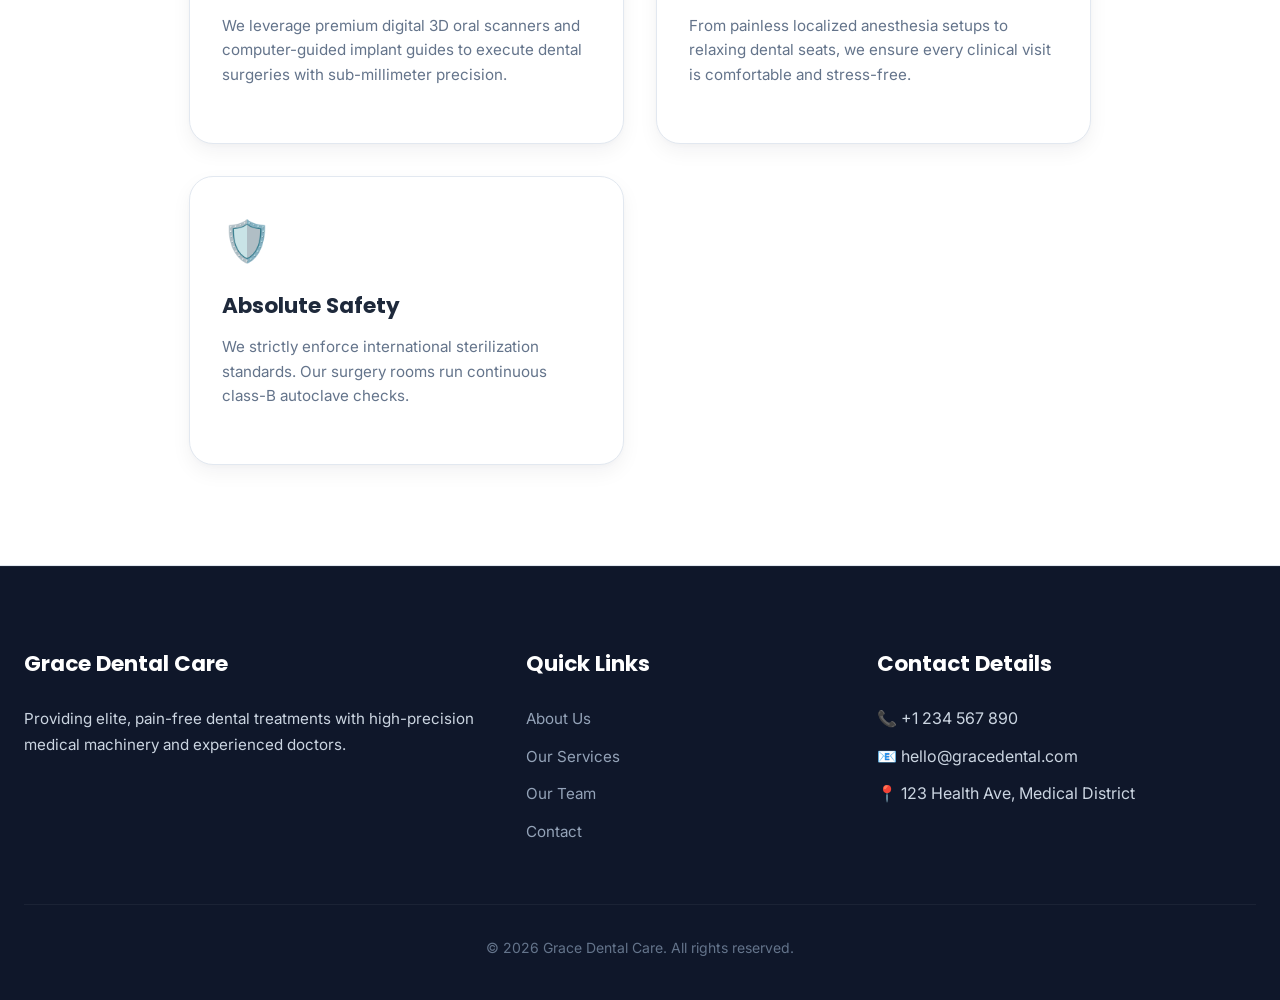
<file: about.html>
<!DOCTYPE html>
<html lang="en" dir="ltr">

<head>
  <meta charset="UTF-8">
  <meta name="viewport" content="width=device-width, initial-scale=1.0">
  <title data-en="Grace Dental Care | About Our Clinic" data-ar="مركز جريس لطب الأسنان | من نحن"
    data-ku="سەنتەری ددانی جریس | دەربارەی نۆرینگەکەمان">Grace Dental Care | About Our Clinic</title>
  <link rel="stylesheet" href="style.css">
</head>

<body>

  <!-- Page Loader Overlay -->
  <div id="loader-wrapper">
    <div class="loader-spinner"></div>
    <div class="loader-logo">Grace Dental Care</div>
  </div>

  <!-- Floating Action Buttons -->
  <div class="floating-actions">
    <a href="https://wa.me/1234567890" target="_blank" class="float-btn whatsapp" title="Chat on WhatsApp">
      <svg width="28" height="28" viewBox="0 0 24 24" fill="none" stroke="currentColor" stroke-width="2.5"
        stroke-linecap="round" stroke-linejoin="round">
        <path
          d="M21 11.5a8.38 8.38 0 0 1-.9 3.8 8.5 8.5 0 0 1-7.6 4.7 8.38 8.38 0 0 1-3.8-.9L3 21l1.9-5.7a8.38 8.38 0 0 1-.9-3.8 8.5 8.5 0 0 1 4.7-7.6 8.38 8.38 0 0 1 3.8-.9h.5a8.48 8.48 0 0 1 8 8v.5z">
        </path>
      </svg>
    </a>
    <a href="#" class="float-btn booking open-booking-btn" title="Book Appointment">
      <svg width="24" height="24" viewBox="0 0 24 24" fill="none" stroke="currentColor" stroke-width="2.5"
        stroke-linecap="round" stroke-linejoin="round">
        <rect x="3" y="4" width="18" height="18" rx="2" ry="2"></rect>
        <line x1="16" y1="2" x2="16" y2="6"></line>
        <line x1="8" y1="2" x2="8" y2="6"></line>
        <line x1="3" y1="10" x2="21" y2="10"></line>
      </svg>
    </a>
  </div>

  <!-- Top Contact Information Bar -->
  <div class="top-bar">
    <div>
      <span data-en="📍 123 Health Ave, Medical District" data-ar="📍 123 شارع الصحة، الحي الطبي"
        data-ku="📍 ١٢٣ شەقامی تەندروستی، ناوچەی پزیشکی">📍 123 Health Ave, Medical District</span>
    </div>
    <div class="top-bar-links">
      <a href="tel:+1234567890">📞 +1 234 567 890</a>
      <a href="mailto:hello@gracedental.com">📧 hello@gracedental.com</a>
    </div>
  </div>

  <!-- Sticky Main Navigation -->
  <nav class="navbar">
    <div class="container nav-content">
      <a href="index.html" class="logo">
        <svg width="32" height="32" viewBox="0 0 24 24" fill="currentColor">
          <path d="M12 2C8.5 2 6 4.5 6 8c0 3.5 2.5 5.5 4 7 1.5 1.5 2 3 2 5 0-2 .5-3.5 2-5 1.5-1.5 4-3 4-7 0-3.5-2.5-6-6-6zm-1.5 8c-.8 0-1.5-.7-1.5-1.5S9.7 7 10.5 7s1.5.7 1.5 1.5-.7 1.5-1.5 1.5zm3 3c-.8 0-1.5-.7-1.5-1.5s.7-1.5 1.5-1.5 1.5.7 1.5 1.5-.7 1.5-1.5 1.5z"/>
        </svg>
        <span>Grace Dental</span>
      </a>
      <ul class="nav-links">
        <li><a href="index.html" data-en="Home" data-ar="الرئيسية" data-ku="سەرەکی">Home</a></li>
        <li><a href="about.html" class="active" data-en="About Us" data-ar="من نحن" data-ku="دەربارەی ئێمە">About Us</a></li>
        <li><a href="doctors.html" data-en="Doctors" data-ar="الأطباء" data-ku="پزیشکەکان">Doctors</a></li>
        <li><a href="services.html" data-en="Services" data-ar="الخدمات" data-ku="خزمەتگوزارییەکان">Services</a></li>
        <li><a href="contact.html" data-en="Contact" data-ar="اتصل بنا" data-ku="پەيوەندى">Contact</a></li>
        <li><a href="admin-login.html" data-en="Admin" data-ar="الإدارة" data-ku="بەڕێوەبەر">Admin</a></li>
      </ul>
      
      <div class="nav-controls">
        <button id="themeToggle" class="theme-toggle-btn" title="Toggle Theme"></button>
        <select id="langSwitch" class="lang-switch">
          <option value="en">English</option>
          <option value="ar">العربية</option>
          <option value="ku">کوردی</option>
        </select>
        <button class="hamburger">
          <span></span>
          <span></span>
          <span></span>
        </button>
      </div>
    </div>
  </nav>

  <!-- About Us Details Content -->
  <section class="section container">
    <div class="section-subtitle" data-en="Our Story" data-ar="قصتنا" data-ku="چیرۆکی ئێمە">Our Story</div>
    <h1 class="section-title" data-en="Welcome to Grace Dental Care" data-ar="مرحباً بكم في مركز جريس لطب الأسنان" data-ku="بەخێربێیت بۆ سەنتەری ددانی جریس">Welcome to Grace Dental Care</h1>
    
    <div class="grid grid-2" style="margin-top: 60px; align-items: center;">
      <div>
        <h3 style="font-family:var(--font-headings); font-size:1.8rem; color:var(--text-main); margin-bottom: 20px;"
            data-en="Crafting Beautiful, Healthy Smiles Since 2011" 
            data-ar="صناعة ابتسامات جميلة وصحية منذ عام 2011"
            data-ku="نەخشاندنی زەردەخەنەی جوان و تەندروست لە ساڵی ٢٠١١وە">Crafting Beautiful, Healthy Smiles Since 2011</h3>
        <p style="color:var(--text-muted); line-height:1.8; margin-bottom: 20px;"
           data-en="Grace Dental Care was founded with a singular clinical vision: to make elite, modern dental care highly accessible and completely pain-free. We believe that visiting the dentist shouldn't evoke anxiety. By combining advanced clinical equipment with a warm, caring environment, we have successfully treated over 15,000 patients."
           data-ar="تأسس مركز جريس لطب الأسنان برؤية سريرية فريدة: جعل رعاية الأسنان الحديثة والنخبوية سهلة المنال تماماً وخالية من الألم. نحن نؤمن بأن زيارة طبيب الأسنان لا ينبغي أن تثير القلق. من خلال الجمع بين الأجهزة السريرية المتقدمة وبيئة دافئة ومهتمة، قمنا بنجاح بعلاج أكثر من 15,000 مريض."
           data-ku="سەنتەری ددانی جریس دامەزراوە بە ئامانجی پێشکەشکردنی چارەسەری ددانی پێشکەوتوو بە شێوازێکی بێ ئازار. ئێمە بڕوامان وایە کە سەردانیکردنی پزیشکی ددان نابێت ببێتە هۆی ترس. بە تێکەڵکردنی نوێترین ئامێر لەگەڵ ژینگەیەکی ئارام، توانیومانە زیاتر لە ١٥,٠٠٠ نەخۆش چارەسەر بکەین.">
          Grace Dental Care was founded with a singular clinical vision: to make elite, modern dental care highly accessible and completely pain-free. We believe that visiting the dentist shouldn't evoke anxiety. By combining advanced clinical equipment with a warm, caring environment, we have successfully treated over 15,000 patients.
        </p>
        <p style="color:var(--text-muted); line-height:1.8; margin-bottom: 32px;"
           data-en="Our board-certified medical team covers all major fields, including orthodontic aligners, biocompatible dental implants, aesthetic veneers, and micro-endodontics. We strictly adhere to international sterilization controls (Class-B Autoclaves) to ensure safety and clinical longevity."
           data-ar="يغطي فريقنا الطبي المعتمد جميع المجالات الرئيسية، بما في ذلك تقويم الأسنان، زراعة الأسنان المتوافقة حيوياً، القشور الخزفية التجميلية، وعلاج عصب الأسنان الدقيق. نحن نلتزم بصرامة بضوابط التعقيم الدولية (Class-B Autoclaves) لضمان السلامة والاستدامة العلاجية."
           data-ku="تیمی پزیشکیمان هەموو بوارەکانی چارەسەر دەگرێتەوە لەوانە تەقویم، چاندنی ددان، جوانکاری ڤینیر و چارەسەری دەمار. بە توندی پابەندین بە ستانداردەکانی تەعقیمکردنی جیهانی بۆ سەلامەتی ئێوە.">
          Our board-certified medical team covers all major fields, including orthodontic aligners, biocompatible dental implants, aesthetic veneers, and micro-endodontics. We strictly adhere to international sterilization controls (Class-B Autoclaves) to ensure safety and clinical longevity.
        </p>
        <div style="display:flex; gap:16px;">
          <a href="#" class="btn open-booking-btn" data-en="Schedule a Visit" data-ar="جدولة زيارة" data-ku="کات دابنێ بۆ سەردان">Schedule a Visit</a>
          <a href="contact.html" class="btn btn-secondary" data-en="Contact Support" data-ar="اتصل بنا" data-ku="پەیوەندی بکە">Contact Support</a>
        </div>
      </div>
      <div class="card" style="min-height: 400px; padding: 0;">
        <img src="assets/clinic_photo.png" alt="Grace Dental Clinical Facility" class="card-img" style="height: 100%;">
      </div>
    </div>
  </section>

  <!-- Clinic Structural Values and Core Highlights Section -->
  <section class="section" style="background: var(--bg-white); border-top: 1px solid var(--border-color); border-bottom: 1px solid var(--border-color);">
    <div class="container text-center" style="max-width: 950px; margin: 0 auto; text-align: center;">
      <div class="section-subtitle" data-en="Our Core Values" data-ar="قيمنا الجوهرية" data-ku="بەها سەرەکییەکانمان">Our Core Values</div>
      <h2 class="section-title" data-en="The Pillars of Grace Dental Excellence" data-ar="أركان التميز في مركز جريس لطب الأسنان" data-ku="پایەکانی سەرکەوتنی سەنتەری ددانی جریس">The Pillars of Grace Dental Excellence</h2>
      
      <div class="grid grid-3" style="margin-top: 48px; text-align: left;">
        <div class="card" style="padding: 32px;">
          <div style="font-size: 2.5rem; margin-bottom: 16px;">🔬</div>
          <h3 class="card-title" data-en="Medical Precision" data-ar="الدقة الطبية" data-ku="وردی لە کاردا">Medical Precision</h3>
          <p class="card-desc" 
             data-en="We leverage premium digital 3D oral scanners and computer-guided implant guides to execute dental surgeries with sub-millimeter precision."
             data-ar="نحن نستفيد من الماسحات الضوئية الفموية الرقمية ثلاثية الأبعاد وأدلة الزراعة الموجهة بالكمبيوتر لإجراء جراحات الأسنان بدقة متناهية."
             data-ku="ئێمە نوێترین ئامێری تیشکی سێ ڕەهەندی دەم و ددان بەکاردێنین بۆ ئەنجامدانی نەشتەرگەرییەکان بەوپەڕی وردی و بەبێ هەڵە.">
            We leverage premium digital 3D oral scanners and computer-guided implant guides to execute dental surgeries with sub-millimeter precision.
          </p>
        </div>
        <div class="card" style="padding: 32px;">
          <div style="font-size: 2.5rem; margin-bottom: 16px;">🌱</div>
          <h3 class="card-title" data-en="Comfort First" data-ar="الراحة أولاً" data-ku="ئاسوودەیی نەخۆش">Comfort First</h3>
          <p class="card-desc" 
             data-en="From painless localized anesthesia setups to relaxing dental seats, we ensure every clinical visit is comfortable and stress-free."
             data-ar="من إعدادات التخدير الموضعي الخالية من الألم إلى مقاعد الأسنان المريحة، نضمن أن تكون كل زيارة سريرية مريحة وخالية من التوتر."
             data-ku="لە بەکارهێنانی باشترین شێوازی سڕکردنی بێ ئازارەوە تاوەکو کورسییە ئاسوودەکانمان، هەوڵدەدەین سەردانەکەت بێ ترس بێت.">
            From painless localized anesthesia setups to relaxing dental seats, we ensure every clinical visit is comfortable and stress-free.
          </p>
        </div>
        <div class="card" style="padding: 32px;">
          <div style="font-size: 2.5rem; margin-bottom: 16px;">🛡️</div>
          <h3 class="card-title" data-en="Absolute Safety" data-ar="الأمان المطلق" data-ku="سەلامەتی تەواو">Absolute Safety</h3>
          <p class="card-desc" 
             data-en="We strictly enforce international sterilization standards. Our surgery rooms run continuous class-B autoclave checks."
             data-ar="نحن نطبق بصرامة معايير التعقيم الدولية. تعمل غرف العمليات لدينا بفحوصات أجهزة التعقيم المستمرة من الفئة B."
             data-ku="بە توندی پابەندین بە ستانداردەکانی تەعقیمکردنی جیهانی. ژوورەکانی نەشتەرگەریمان ئامێری تەعقیمی پێشکەوتوویان تێدایە.">
            We strictly enforce international sterilization standards. Our surgery rooms run continuous class-B autoclave checks.
          </p>
        </div>
      </div>
    </div>
  </section>

  <!-- Universal Footer -->
  <footer class="footer">
    <div class="container">
      <div class="footer-grid">
        <div class="footer-col">
          <h3>Grace Dental Care</h3>
          <p data-en="Providing elite, pain-free dental treatments with high-precision medical machinery and experienced doctors."
             data-ar="تقديم علاجات أسنان راقية وخالية من الألم باستخدام أجهزة طبية عالية الدقة وبإشراف أطباء خبراء."
             data-ku="پێشکەشکردنی چارەسەری ددانی نایاب و بێ ئازار بە بەکارهێنانی باشترین ئامێری پزیشکی و پزیشکانی پسپۆڕ.">
            Providing elite, pain-free dental treatments with high-precision medical machinery and experienced doctors.
          </p>
        </div>
        <div class="footer-col">
          <h3 data-en="Quick Links" data-ar="روابط سريعة" data-ku="بەستەرە خێراکان">Quick Links</h3>
          <ul class="footer-links">
            <li><a href="about.html" data-en="About Us" data-ar="من نحن" data-ku="دەربارەی ئێمە">About Us</a></li>
            <li><a href="services.html" data-en="Our Services" data-ar="خدماتنا" data-ku="خزمەتگوزارییەکانمان">Our Services</a></li>
            <li><a href="doctors.html" data-en="Our Team" data-ar="فريقنا الطبي" data-ku="تیمەکەمان">Our Team</a></li>
            <li><a href="contact.html" data-en="Contact" data-ar="اتصل بنا" data-ku="پەیوەندی">Contact</a></li>
          </ul>
        </div>
        <div class="footer-col">
          <h3 data-en="Contact Details" data-ar="تفاصيل الاتصال" data-ku="زانیاری پەیوەندی">Contact Details</h3>
          <ul class="footer-links">
            <li>📞 +1 234 567 890</li>
            <li>📧 hello@gracedental.com</li>
            <li>📍 123 Health Ave, Medical District</li>
          </ul>
        </div>
      </div>
      <div class="footer-bottom">
        <p data-en="&copy; 2026 Grace Dental Care. All rights reserved."
           data-ar="&copy; 2026 مركز جريس لطب الأسنان. جميع الحقوق محفوظة."
           data-ku="&copy; ٢٠٢٦ سەنتەری ددانی جريس. هەموو مافەکان پارێزراون.">
          &copy; 2026 Grace Dental Care. All rights reserved.
        </p>
      </div>
    </div>
  </footer>

  <!-- Unified Appointment Booking Modal -->
  <div id="bookingModalOverlay" class="overlay-modal">
    <div class="modal-card" style="grid-template-columns: 1fr; max-width: 650px;">
      <button class="modal-close booking-close" title="Close Form">&times;</button>
      
      <div class="booking-modal-body">
        <h2 data-en="Book an Appointment" data-ar="حجز موعد جديد" data-ku="دانانی ژوانێکی نوێ">Book an Appointment</h2>
        <p data-en="Fill out this quick form and select your preferred slot. Our desk will confirm your appointment."
           data-ar="املا هذا النموذج السريع واختر الوقت المفضل لديك. سيقوم مكتب الاستقبال بتأكيد حجزك."
           data-ku="ئەم فۆرمە خێرایە پڕبکەرەوە و کاتێکی گونجاو هەڵبژێرە. کارمەندانمان پەیوەندیت پێوە دەکەن بۆ پشتڕاستکردنەوە.">
          Fill out this quick form and select your preferred slot. Our desk will confirm your appointment.
        </p>

        <form id="appointmentBookingForm">
          <div class="booking-form-grid">
            <div class="form-group">
              <label class="form-label" for="bookName" data-en="Your Full Name" data-ar="الاسم الكامل" data-ku="ناوی تەواوت">Your Full Name</label>
              <input type="text" id="bookName" class="form-input" required placeholder="e.g. John Doe"
                data-en-placeholder="e.g. John Doe" data-ar-placeholder="مثال: أحمد محمد" data-ku-placeholder="بۆ نموونە: عومەر هاوار">
            </div>
            <div class="form-group">
              <label class="form-label" for="bookPhone" data-en="Phone Number" data-ar="رقم الهاتف" data-ku="ژمارەی تەلەفۆن">Phone Number</label>
              <input type="tel" id="bookPhone" class="form-input" required placeholder="e.g. +1 234 567 890"
                data-en-placeholder="e.g. +1 234 567 890" data-ar-placeholder="مثال: +966 50 123 4567" data-ku-placeholder="بۆ نموونە: ٠٧٥٠١٢٣٤٥٦٧">
            </div>
          </div>

          <div class="booking-form-grid">
            <div class="form-group">
              <label class="form-label" for="bookEmail" data-en="Email Address" data-ar="البريد الإلكتروني" data-ku="ناونیشانی ئیمەیل">Email Address</label>
              <input type="email" id="bookEmail" class="form-input" required placeholder="name@domain.com"
                data-en-placeholder="name@domain.com" data-ar-placeholder="name@domain.com" data-ku-placeholder="name@domain.com">
            </div>
            <div class="form-group">
              <label class="form-label" for="bookDate" data-en="Preferred Date" data-ar="التاريخ المفضل" data-ku="بەرواری دڵخواز">Preferred Date</label>
              <input type="date" id="bookDate" class="form-input" required min="2026-05-18">
            </div>
          </div>

          <div class="booking-form-grid">
            <div class="form-group">
              <label class="form-label" for="bookDoctorSelect" data-en="Choose Doctor" data-ar="اختر الطبيب المعالج" data-ku="پزیشک هەڵبژێرە">Choose Doctor</label>
              <select id="bookDoctorSelect" class="form-input" required>
                <option value="doctor_1" data-en="Dr. Ahmed Hassan (Orthodontics)" data-ar="د. أحمد حسن (تقويم الأسنان)" data-ku="د. ئەحمەد حەسەن (تەقویم)">Dr. Ahmed Hassan (Orthodontics)</option>
                <option value="doctor_2" data-en="Dr. Sarah Ali (Cosmetic)" data-ar="د. سارة علي (تجميل أسنان)" data-ku="د. سارا عەلی (جوانکاری ددان)">Dr. Sarah Ali (Cosmetic)</option>
                <option value="doctor_3" data-en="Dr. Omar Zaid (Oral Surgeon)" data-ar="د. عمر زيد (جراحة فم)" data-ku="د. عومەر زەید (نەشتەرگەری)">Dr. Omar Zaid (Oral Surgeon)</option>
              </select>
            </div>
            <div class="form-group">
              <label class="form-label" for="bookServiceSelect" data-en="Required Service" data-ar="الخدمة المطلوبة" data-ku="خزمەتگوزاری خوازراو">Required Service</label>
              <select id="bookServiceSelect" class="form-input" required>
                <option value="cleaning" data-en="Teeth Cleaning" data-ar="تنظيف أسنان" data-ku="پاککردنەوەی ددان">Teeth Cleaning</option>
                <option value="implants" data-en="Dental Implants" data-ar="زراعة أسنان" data-ku="چاندنی ددان">Dental Implants</option>
                <option value="braces" data-en="Orthodontic Braces" data-ar="تقويم أسنان" data-ku="تەقویمی ددان">Orthodontic Braces</option>
                <option value="cosmetic" data-en="Cosmetic Veneers" data-ar="طب أسنان تجميلي" data-ku="جوانکاری ددان">Cosmetic Veneers</option>
                <option value="rootcanal" data-en="Root Canal Therapy" data-ar="علاج العصب" data-ku="چارەسەری دەمار">Root Canal Therapy</option>
                <option value="whitening" data-en="Teeth Whitening" data-ar="تبييض أسنان" data-ku="سپی کردنەوەی ددان">Teeth Whitening</option>
              </select>
            </div>
          </div>

          <div class="form-group">
            <label class="form-label" data-en="Available Time Slots" data-ar="الأوقات المتاحة" data-ku="کاتە بەردەستەکان">Available Time Slots</label>
            <div class="time-slots-container">
              <div class="time-slot" data-value="09:00 AM">09:00 AM</div>
              <div class="time-slot" data-value="10:30 AM">10:30 AM</div>
              <div class="time-slot" data-value="11:30 AM">11:30 AM</div>
              <div class="time-slot" data-value="01:00 PM">01:00 PM</div>
              <div class="time-slot" data-value="02:30 PM">02:30 PM</div>
              <div class="time-slot" data-value="04:00 PM">04:00 PM</div>
            </div>
            <input type="hidden" id="bookingTimeSlot" required>
          </div>

          <button type="submit" class="btn btn-wide" style="margin-top: 16px;" data-en="Submit Appointment Request" data-ar="إرسال طلب الحجز" data-ku="ناردنی داواکاری ژوانەکە">Submit Appointment Request</button>
        </form>
      </div>
    </div>
  </div>

  <script src="script.js"></script>
</body>

</html>
</file>
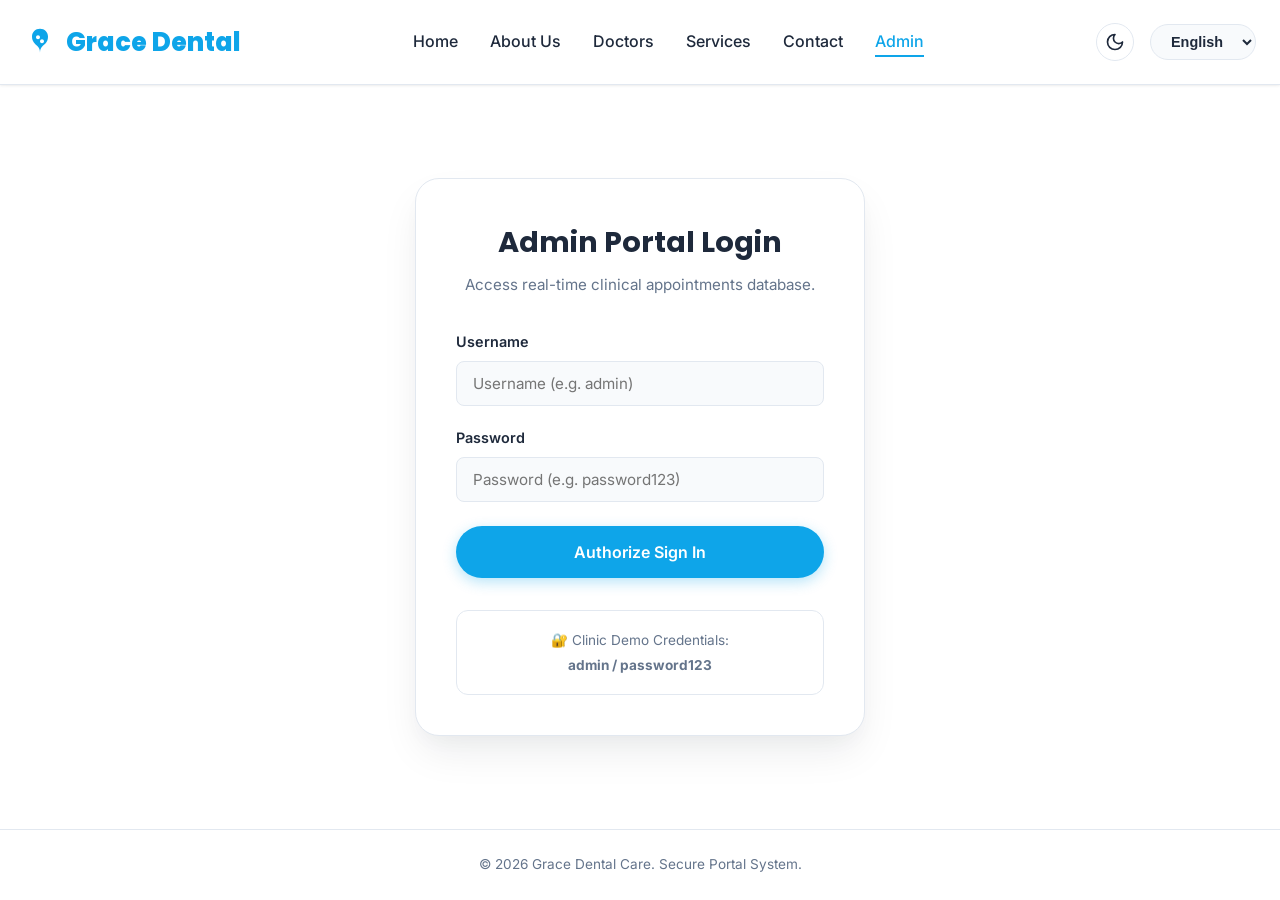
<file: admin-login.html>
<!DOCTYPE html>
<html lang="en" dir="ltr">

<head>
  <meta charset="UTF-8">
  <meta name="viewport" content="width=device-width, initial-scale=1.0">
  <title data-en="Grace Dental Care | Admin Portal Login" data-ar="مركز جريس لطب الأسنان | تسجيل دخول الإدارة"
    data-ku="سەنتەری ددانی جریس | چوونەژوورەوەی بەڕێوەبەر">Grace Dental Care | Admin Portal Login</title>
  <link rel="stylesheet" href="style.css">
</head>

<body style="min-height: 100vh; display: flex; flex-direction: column; background: var(--bg-white);">

  <!-- Page Loader Overlay -->
  <div id="loader-wrapper">
    <div class="loader-spinner"></div>
    <div class="loader-logo">Grace Dental Care</div>
  </div>

  <!-- Sticky Main Navigation -->
  <nav class="navbar" style="position: static; margin-bottom: 40px;">
    <div class="container nav-content">
      <a href="index.html" class="logo">
        <svg width="32" height="32" viewBox="0 0 24 24" fill="currentColor">
          <path d="M12 2C8.5 2 6 4.5 6 8c0 3.5 2.5 5.5 4 7 1.5 1.5 2 3 2 5 0-2 .5-3.5 2-5 1.5-1.5 4-3 4-7 0-3.5-2.5-6-6-6zm-1.5 8c-.8 0-1.5-.7-1.5-1.5S9.7 7 10.5 7s1.5.7 1.5 1.5-.7 1.5-1.5 1.5zm3 3c-.8 0-1.5-.7-1.5-1.5s.7-1.5 1.5-1.5 1.5.7 1.5 1.5-.7 1.5-1.5 1.5z"/>
        </svg>
        <span>Grace Dental</span>
      </a>
      <ul class="nav-links">
        <li><a href="index.html" data-en="Home" data-ar="الرئيسية" data-ku="سەرەکی">Home</a></li>
        <li><a href="about.html" data-en="About Us" data-ar="من نحن" data-ku="دەربارەی ئێمە">About Us</a></li>
        <li><a href="doctors.html" data-en="Doctors" data-ar="الأطباء" data-ku="پزیشکەکان">Doctors</a></li>
        <li><a href="services.html" data-en="Services" data-ar="الخدمات" data-ku="خزمەتگوزارییەکان">Services</a></li>
        <li><a href="contact.html" data-en="Contact" data-ar="اتصل بنا" data-ku="پەيوەندى">Contact</a></li>
        <li><a href="admin-login.html" class="active" data-en="Admin" data-ar="الإدارة" data-ku="بەڕێوەبەر">Admin</a></li>
      </ul>
      
      <div class="nav-controls">
        <button id="themeToggle" class="theme-toggle-btn" title="Toggle Theme"></button>
        <select id="langSwitch" class="lang-switch">
          <option value="en">English</option>
          <option value="ar">العربية</option>
          <option value="ku">کوردی</option>
        </select>
        <button class="hamburger">
          <span></span>
          <span></span>
          <span></span>
        </button>
      </div>
    </div>
  </nav>

  <!-- Login Card Block -->
  <main style="flex: 1; display: flex; align-items: center; justify-content: center; padding: 20px;">
    <div class="card" style="width: 100%; max-width: 450px; padding: 40px; box-shadow: var(--shadow-lg);">
      <div style="text-align: center; margin-bottom: 32px;">
        <h1 data-en="Admin Portal Login" data-ar="تسجيل دخول الإدارة" data-ku="چوونەژوورەوەی بەڕێوەبەر"
          style="font-family: var(--font-headings); font-size: 1.8rem; color: var(--text-main); margin-bottom: 8px;">Admin Portal Login</h1>
        <p data-en="Access real-time clinical appointments database." data-ar="الوصول إلى قاعدة بيانات المواعيد السريرية الفورية."
          data-ku="چوونەژوورەوە بۆ بینینی خشتەی ژوانەکانی کلینیک." style="color: var(--text-muted); font-size: 0.95rem;">
          Access real-time clinical appointments database.
        </p>
      </div>

      <form id="loginForm">
        <div class="form-group">
          <label class="form-label" for="adminUser" data-en="Username" data-ar="اسم المستخدم" data-ku="ناوی بەکارهێنەر">Username</label>
          <input type="text" id="adminUser" class="form-input" required placeholder="admin"
            data-en-placeholder="Username (e.g. admin)" data-ar-placeholder="اسم المستخدم (مثال: admin)" data-ku-placeholder="ناوی بەکارهێنەر">
        </div>
        <div class="form-group" style="margin-bottom: 24px;">
          <label class="form-label" for="adminPass" data-en="Password" data-ar="كلمة المرور" data-ku="وشەی نهێنی">Password</label>
          <input type="password" id="adminPass" class="form-input" required placeholder="******"
            data-en-placeholder="Password (e.g. password123)" data-ar-placeholder="كلمة المرور (مثال: password123)" data-ku-placeholder="وشەی نهێنی">
        </div>

        <div id="loginMessage" style="color: var(--danger); font-size: 0.9rem; margin-bottom: 16px; font-weight: 500;"></div>

        <button type="submit" class="btn btn-wide" data-en="Authorize Sign In" data-ar="تسجيل الدخول" data-ku="چوونەژوورەوە">Authorize Sign In</button>
      </form>

      <div style="margin-top: 32px; padding: 16px; background: var(--bg-main); border-radius: 12px; border: 1px solid var(--border-color); text-align: center;">
        <span style="font-size: 0.85rem; color: var(--text-muted);" 
          data-en="🔐 Clinic Demo Credentials:<br><strong>admin / password123</strong>"
          data-ar="🔐 بيانات الدخول التجريبية:<br><strong>admin / password123</strong>"
          data-ku="🔐 زانیاری چوونەژوورەوەی تاقیکاری:<br><strong>admin / password123</strong>">
          🔐 Clinic Demo Credentials:<br><strong>admin / password123</strong>
        </span>
      </div>
    </div>
  </main>

  <!-- Small Footer -->
  <footer style="padding: 24px 0; text-align: center; border-top: 1px solid var(--border-color); margin-top: 40px;">
    <p style="font-size: 0.85rem; color: var(--text-muted);"
       data-en="&copy; 2026 Grace Dental Care. Secure Portal System."
       data-ar="&copy; 2026 مركز جريس لطب الأسنان. نظام البوابة الآمنة."
       data-ku="&copy; ٢٠٢٦ سەنتەری ددانی جريس. سیستەمی پارێزراو.">
      &copy; 2026 Grace Dental Care. Secure Portal System.
    </p>
  </footer>

  <script src="script.js"></script>
</body>

</html>
</file>
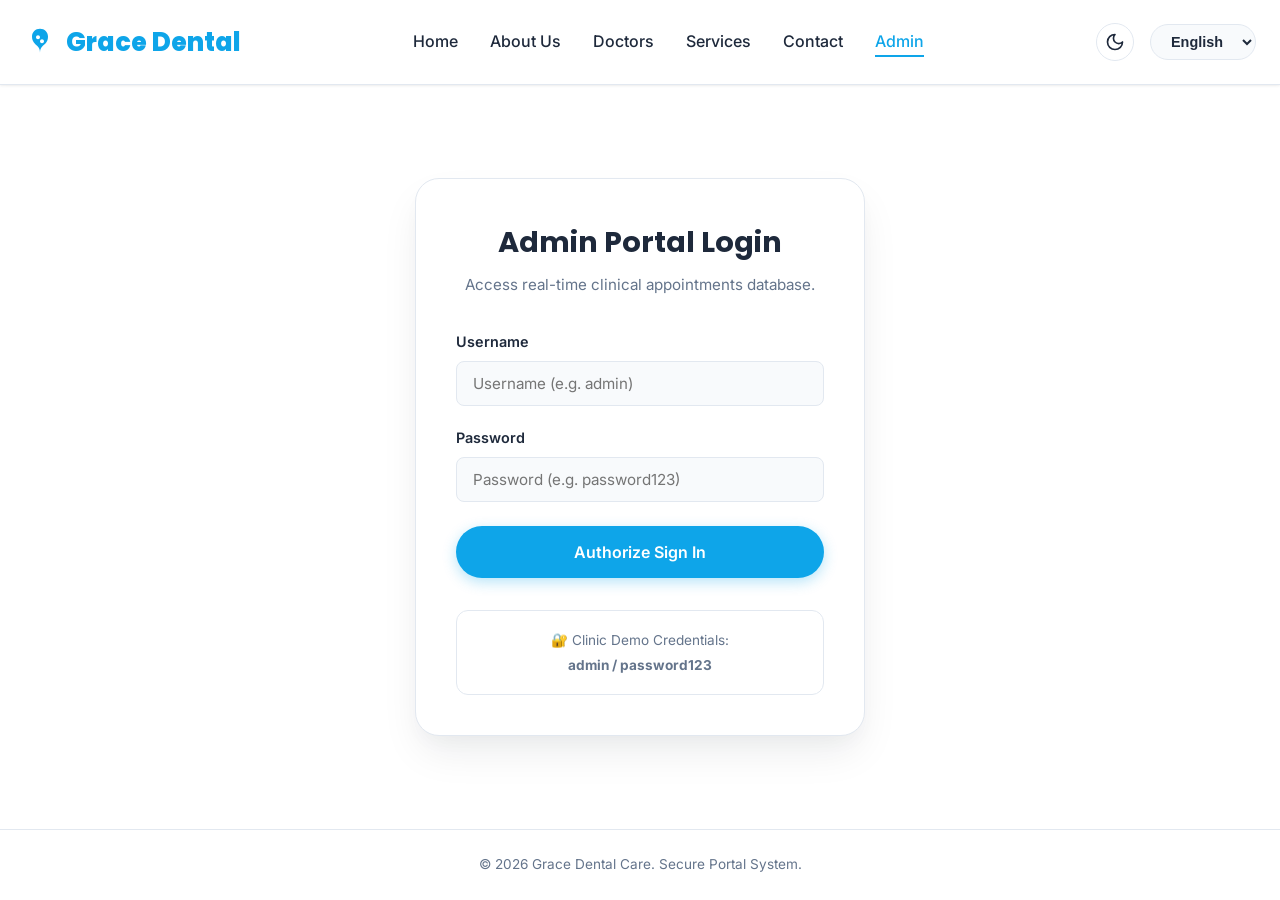
<file: admin.html>
<!DOCTYPE html>
<html lang="en" dir="ltr">

<head>
  <meta charset="UTF-8">
  <meta name="viewport" content="width=device-width, initial-scale=1.0">
  <title data-en="Grace Dental Care | Live Admin Portal" data-ar="مركز جريس لطب الأسنان | لوحة الإدارة الحية"
    data-ku="سەنتەری ددانی جریس | لیژنەی چاودێری">Grace Dental Care | Live Admin Portal</title>
  <link rel="stylesheet" href="style.css">
</head>

<body class="admin-portal-body" style="background: var(--bg-main);">

  <!-- Page Loader Overlay -->
  <div id="loader-wrapper">
    <div class="loader-spinner"></div>
    <div class="loader-logo">Grace Dental Care</div>
  </div>

  <div class="admin-layout">
    <!-- Admin Sidebar Panel -->
    <aside class="sidebar">
      <div style="padding: 30px;">
        <a href="index.html" class="logo" style="color: var(--white);">
          <svg width="32" height="32" viewBox="0 0 24 24" fill="currentColor">
            <path d="M12 2C8.5 2 6 4.5 6 8c0 3.5 2.5 5.5 4 7 1.5 1.5 2 3 2 5 0-2 .5-3.5 2-5 1.5-1.5 4-3 4-7 0-3.5-2.5-6-6-6zm-1.5 8c-.8 0-1.5-.7-1.5-1.5S9.7 7 10.5 7s1.5.7 1.5 1.5-.7 1.5-1.5 1.5zm3 3c-.8 0-1.5-.7-1.5-1.5s.7-1.5 1.5-1.5 1.5.7 1.5 1.5-.7 1.5-1.5 1.5z"/>
          </svg>
          <span>Grace Dental</span>
        </a>
      </div>
      
      <ul class="sidebar-nav">
        <li><a href="#" class="active" data-en="Dashboard" data-ar="لوحة القيادة" data-ku="لیژنەی بەڕێوەبەر">Dashboard</a></li>
        <li><a href="#" data-en="Appointments" data-ar="المواعيد السريرية" data-ku="ژوانەکان">Appointments</a></li>
        <li><a href="#" data-en="Patients Log" data-ar="سجلات المرضى" data-ku="نەخۆشەکان">Patients Log</a></li>
        <li><a href="#" data-en="Messages Box" data-ar="صندوق الرسائل" data-ku="نامەکان">Messages Box</a></li>
        <li><a href="index.html" data-en="← Back to Site" data-ar="← العودة للموقع" data-ku="← گەڕانەوە بۆ سەرەکی">← Back to Site</a></li>
      </ul>
      
      <div style="margin-top: auto; padding: 30px;">
        <button id="logoutBtn" class="btn btn-secondary btn-wide" style="background: rgba(255,255,255,0.1); border-color: transparent; color: var(--white);"
          data-en="Logout System" data-ar="تسجيل الخروج" data-ku="چوونەدەرەوە">Logout System</button>
      </div>
    </aside>

    <!-- Main Content Area -->
    <main class="admin-content">
      <!-- Admin Header -->
      <div class="admin-header-row" style="display: flex; justify-content: space-between; align-items: center; margin-bottom: 40px; flex-wrap: wrap; gap: 20px;">
        <div>
          <h1 data-en="Clinical Database Control" data-ar="التحكم في قاعدة البيانات السريرية" data-ku="کۆنترۆڵی خشتەی نۆرینگە"
            style="font-family: var(--font-headings); font-size: 2rem; color: var(--text-main); margin-bottom: 4px;">Clinical Database Control</h1>
          <p data-en="Manage incoming client appointment requests and read message logs."
             data-ar="إدارة طلبات المواعيد الواردة وقراءة رسائل المرضى."
             data-ku="بەڕێوەبردنی داواکاری ژوانەکانی نەخۆش و بینینی نامەکان." style="color: var(--text-muted); font-size: 0.95rem;">
            Manage incoming client appointment requests and read message logs.
          </p>
        </div>
        
        <div style="display: flex; gap: 16px; align-items: center;">
          <button id="themeToggle" class="theme-toggle-btn" style="background: var(--bg-white); border: 1px solid var(--border-color);" title="Toggle Theme"></button>
          <select id="langSwitch" class="lang-switch" style="background: var(--bg-white); border: 1px solid var(--border-color);">
            <option value="en">English</option>
            <option value="ar">العربية</option>
            <option value="ku">کوردی</option>
          </select>
        </div>
      </div>

      <!-- Quick Statistics Grid -->
      <div class="stat-grid" style="margin-bottom: 40px;">
        <div class="stat-card">
          <div class="stat-title" data-en="Total Patients" data-ar="إجمالي المرضى" data-ku="کۆی نەخۆشەکان">Total Patients</div>
          <div class="stat-value" id="statPatients">--</div>
        </div>
        <div class="stat-card">
          <div class="stat-title" data-en="Appointments / Pending" data-ar="المواعيد النشطة / الانتظار" data-ku="ژوانەکانی ئەمڕۆ">Appointments / Pending</div>
          <div class="stat-value" id="statAppToday">--</div>
        </div>
        <div class="stat-card">
          <div class="stat-title" data-en="New Support Messages" data-ar="الرسائل الجديدة الواردة" data-ku="نامەی نوێ">New Support Messages</div>
          <div class="stat-value" id="statNewMessages">--</div>
        </div>
        <div class="stat-card">
          <div class="stat-title" data-en="Estimated Revenue" data-ar="الإيرادات التقديرية" data-ku="داهاتی خەمڵێنراو">Estimated Revenue</div>
          <div class="stat-value">$46,500</div>
        </div>
      </div>

      <!-- Main Database and Message Layout -->
      <div style="display: grid; grid-template-columns: 2fr 1fr; gap: 32px; align-items: start;">
        <!-- Left panel: Appointments Table -->
        <div class="card" style="padding: 30px; box-shadow: var(--shadow-sm); overflow-x: auto;">
          <h2 style="font-family: var(--font-headings); font-size: 1.4rem; color: var(--text-main); margin-bottom: 24px;"
            data-en="Incoming Appointment Requests" data-ar="طلبات الحجز الواردة" data-ku="داواکاری ژوانە نوێیەکان">Incoming Appointment Requests</h2>
          
          <table class="data-table">
            <thead>
              <tr>
                <th data-en="Patient / Contact" data-ar="المريض / الهاتف" data-ku="نەخۆش">Patient / Contact</th>
                <th data-en="Date & Time" data-ar="التاريخ والوقت" data-ku="بەروار و کات">Date & Time</th>
                <th data-en="Assigned Doctor" data-ar="الطبيب" data-ku="پزیشک">Assigned Doctor</th>
                <th data-en="Requested Treatment" data-ar="العلاج المطلوب" data-ku="خزمەتگوزاری">Requested Treatment</th>
                <th data-en="Status" data-ar="الحالة" data-ku="دۆخی ژوان">Status</th>
                <th data-en="Actions" data-ar="الإجراءات" data-ku="کردارەکان">Actions</th>
              </tr>
            </thead>
            <tbody id="adminAppTableBody">
              <!-- Dynamically Populated by script.js -->
            </tbody>
          </table>
        </div>

        <!-- Right panel: Patient Messages Log -->
        <div class="card" style="padding: 30px; box-shadow: var(--shadow-sm);">
          <h2 style="font-family: var(--font-headings); font-size: 1.4rem; color: var(--text-main); margin-bottom: 24px;"
            data-en="Patient Contact Messages" data-ar="رسائل تواصل المرضى" data-ku="نامەی پەیوەندی نەخۆشەکان">Patient Contact Messages</h2>
          
          <div id="adminMessageLog" style="max-height: 480px; overflow-y: auto; display: flex; flex-direction: column;">
            <!-- Dynamically Populated by script.js -->
          </div>
        </div>
      </div>
    </main>
  </div>

  <script src="script.js"></script>
</body>

</html>
</file>
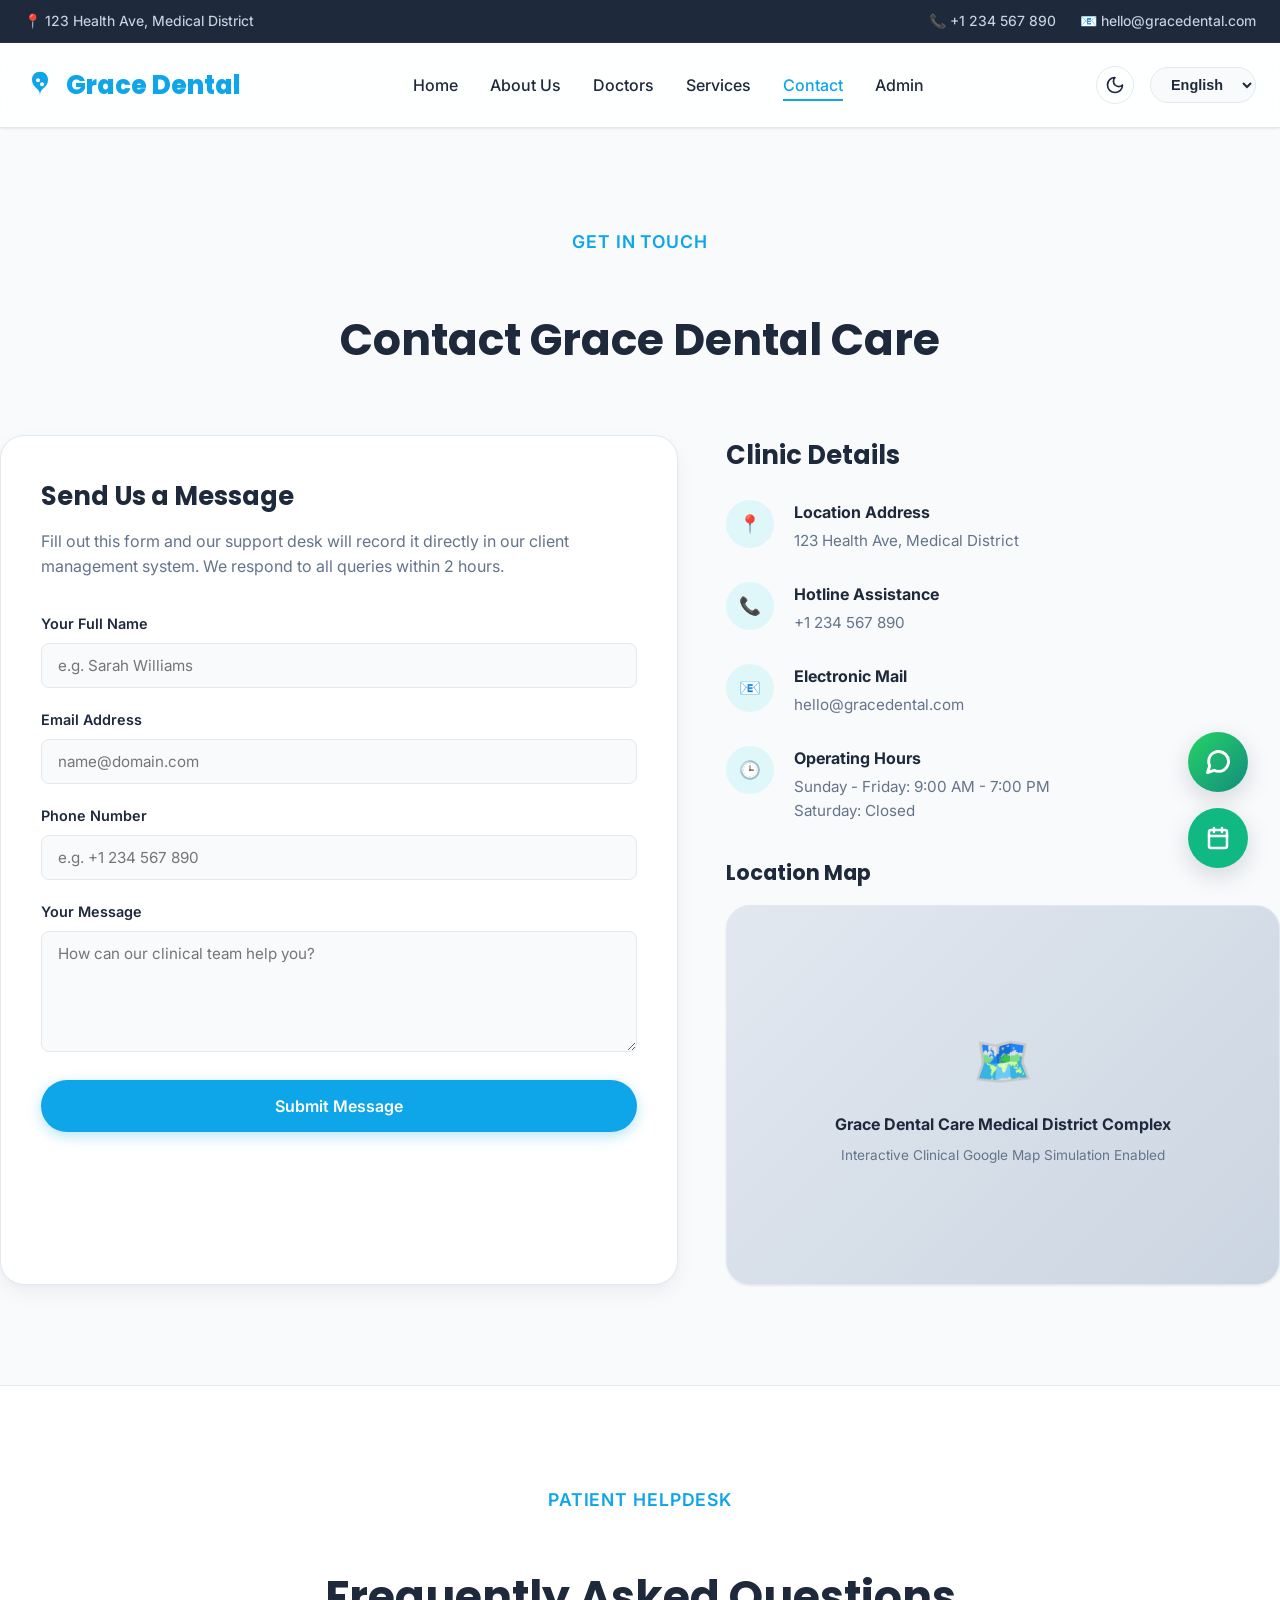
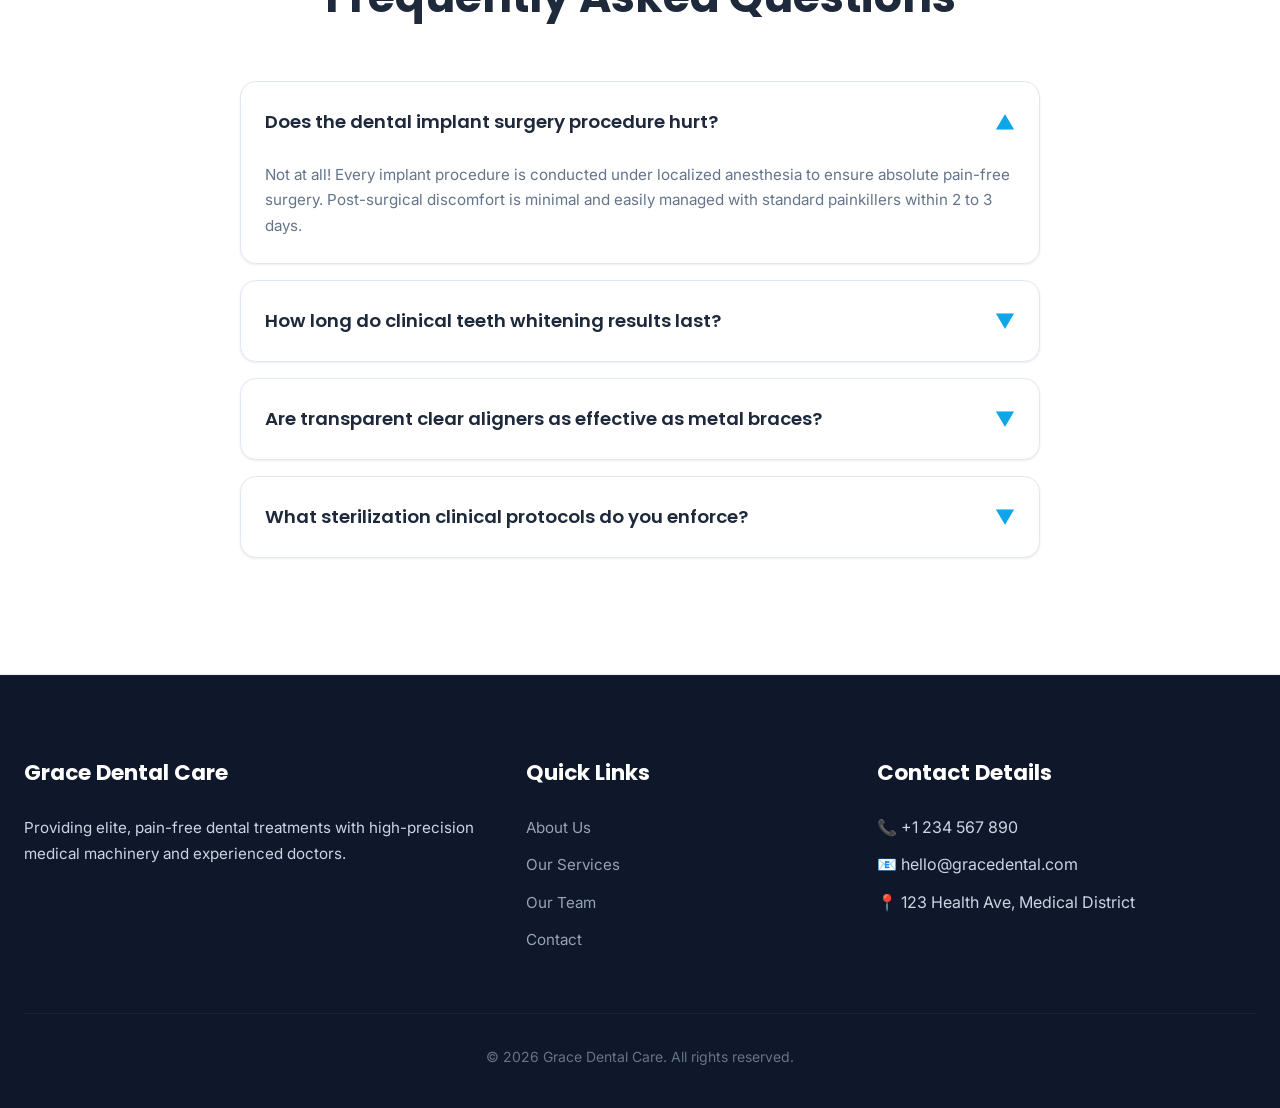
<file: contact.html>
<!DOCTYPE html>
<html lang="en" dir="ltr">

<head>
  <meta charset="UTF-8">
  <meta name="viewport" content="width=device-width, initial-scale=1.0">
  <title data-en="Grace Dental Care | Contact Us & FAQ" data-ar="مركز جريس لطب الأسنان | اتصل بنا والأسئلة الشائعة"
    data-ku="سەنتەری ددانی جریس | پەیوەندیمان پێوە بکە و پرسیارە باوەکان">Grace Dental Care | Contact Us & FAQ</title>
  <link rel="stylesheet" href="style.css">
</head>

<body>

  <!-- Page Loader Overlay -->
  <div id="loader-wrapper">
    <div class="loader-spinner"></div>
    <div class="loader-logo">Grace Dental Care</div>
  </div>

  <!-- Floating Action Buttons -->
  <div class="floating-actions">
    <a href="https://wa.me/1234567890" target="_blank" class="float-btn whatsapp" title="Chat on WhatsApp">
      <svg width="28" height="28" viewBox="0 0 24 24" fill="none" stroke="currentColor" stroke-width="2.5"
        stroke-linecap="round" stroke-linejoin="round">
        <path
          d="M21 11.5a8.38 8.38 0 0 1-.9 3.8 8.5 8.5 0 0 1-7.6 4.7 8.38 8.38 0 0 1-3.8-.9L3 21l1.9-5.7a8.38 8.38 0 0 1-.9-3.8 8.5 8.5 0 0 1 4.7-7.6 8.38 8.38 0 0 1 3.8-.9h.5a8.48 8.48 0 0 1 8 8v.5z">
        </path>
      </svg>
    </a>
    <a href="#" class="float-btn booking open-booking-btn" title="Book Appointment">
      <svg width="24" height="24" viewBox="0 0 24 24" fill="none" stroke="currentColor" stroke-width="2.5"
        stroke-linecap="round" stroke-linejoin="round">
        <rect x="3" y="4" width="18" height="18" rx="2" ry="2"></rect>
        <line x1="16" y1="2" x2="16" y2="6"></line>
        <line x1="8" y1="2" x2="8" y2="6"></line>
        <line x1="3" y1="10" x2="21" y2="10"></line>
      </svg>
    </a>
  </div>

  <!-- Top Contact Information Bar -->
  <div class="top-bar">
    <div>
      <span data-en="📍 123 Health Ave, Medical District" data-ar="📍 123 شارع الصحة، الحي الطبي"
        data-ku="📍 ١٢٣ شەقامی تەندروستی، ناوچەی پزیشکی">📍 123 Health Ave, Medical District</span>
    </div>
    <div class="top-bar-links">
      <a href="tel:+1234567890">📞 +1 234 567 890</a>
      <a href="mailto:hello@gracedental.com">📧 hello@gracedental.com</a>
    </div>
  </div>

  <!-- Sticky Main Navigation -->
  <nav class="navbar">
    <div class="container nav-content">
      <a href="index.html" class="logo">
        <svg width="32" height="32" viewBox="0 0 24 24" fill="currentColor">
          <path d="M12 2C8.5 2 6 4.5 6 8c0 3.5 2.5 5.5 4 7 1.5 1.5 2 3 2 5 0-2 .5-3.5 2-5 1.5-1.5 4-3 4-7 0-3.5-2.5-6-6-6zm-1.5 8c-.8 0-1.5-.7-1.5-1.5S9.7 7 10.5 7s1.5.7 1.5 1.5-.7 1.5-1.5 1.5zm3 3c-.8 0-1.5-.7-1.5-1.5s.7-1.5 1.5-1.5 1.5.7 1.5 1.5-.7 1.5-1.5 1.5z"/>
        </svg>
        <span>Grace Dental</span>
      </a>
      <ul class="nav-links">
        <li><a href="index.html" data-en="Home" data-ar="الرئيسية" data-ku="سەرەکی">Home</a></li>
        <li><a href="about.html" data-en="About Us" data-ar="من نحن" data-ku="دەربارەی ئێمە">About Us</a></li>
        <li><a href="doctors.html" data-en="Doctors" data-ar="الأطباء" data-ku="پزیشکەکان">Doctors</a></li>
        <li><a href="services.html" data-en="Services" data-ar="الخدمات" data-ku="خزمەتگوزارییەکان">Services</a></li>
        <li><a href="contact.html" class="active" data-en="Contact" data-ar="اتصل بنا" data-ku="پەیوەندی">Contact</a></li>
        <li><a href="admin-login.html" data-en="Admin" data-ar="الإدارة" data-ku="بەڕێوەبەر">Admin</a></li>
      </ul>
      
      <div class="nav-controls">
        <button id="themeToggle" class="theme-toggle-btn" title="Toggle Theme"></button>
        <select id="langSwitch" class="lang-switch">
          <option value="en">English</option>
          <option value="ar">العربية</option>
          <option value="ku">کوردی</option>
        </select>
        <button class="hamburger">
          <span></span>
          <span></span>
          <span></span>
        </button>
      </div>
    </div>
  </nav>

  <!-- Main Contact Section Layout -->
  <section class="section container">
    <div class="section-subtitle" data-en="Get in Touch" data-ar="تواصل معنا" data-ku="پەیوەندیمان پێوە بکە">Get in Touch</div>
    <h1 class="section-title" data-en="Contact Grace Dental Care" data-ar="اتصل بمركز جريس لطب الأسنان" data-ku="پەیوەندی بە سەنتەری ددانی جریسەوە بکە">Contact Grace Dental Care</h1>
    
    <div class="contact-grid" style="margin-top: 60px;">
      <!-- Left side: Detailed Contact Info card -->
      <div class="contact-card">
        <h3 style="font-family:var(--font-headings); font-size:1.6rem; color:var(--text-main); margin-bottom: 12px;"
            data-en="Send Us a Message" data-ar="أرسل لنا رسالة" data-ku="نامەیەکی خێرامان بۆ بنێرە">Send Us a Message</h3>
        <p style="color:var(--text-muted); margin-bottom: 32px;"
           data-en="Fill out this form and our support desk will record it directly in our client management system. We respond to all queries within 2 hours."
           data-ar="املأ هذا النموذج وسيقوم مكتب الدعم بتسجيله مباشرة في نظام إدارة العملاء لدينا. نجيب على جميع الاستفسارات في غضون ساعتين."
           data-ku="ئەم فۆرمە پڕبکەرەوە و نوێنەرانمان لە کەمتر لە ٢ کاتژمێردا پەیوەندیت پێوە دەکەنەوە.">
          Fill out this form and our support desk will record it directly in our client management system. We respond to all queries within 2 hours.
        </p>

        <form id="clinicContactForm">
          <div class="form-group">
            <label class="form-label" data-en="Your Full Name" data-ar="الاسم الكامل" data-ku="ناوی تەواوت">Your Full Name</label>
            <input type="text" class="form-input" required placeholder="e.g. Sarah Williams"
              data-en-placeholder="e.g. Sarah Williams" data-ar-placeholder="مثال: سارة ويليامز" data-ku-placeholder="ناوی تەواو بنووسە">
          </div>
          <div class="form-group">
            <label class="form-label" data-en="Email Address" data-ar="البريد الإلكتروني" data-ku="ناونیشانی ئیمەیل">Email Address</label>
            <input type="email" class="form-input" required placeholder="name@domain.com"
              data-en-placeholder="name@domain.com" data-ar-placeholder="name@domain.com" data-ku-placeholder="ئیمەیل بنووسە">
          </div>
          <div class="form-group">
            <label class="form-label" data-en="Phone Number" data-ar="رقم الهاتف" data-ku="ژمارەی تەلەفۆن">Phone Number</label>
            <input type="tel" class="form-input" placeholder="e.g. +1 234 567 890"
              data-en-placeholder="e.g. +1 234 567 890" data-ar-placeholder="مثال: +966 50 123 4567" data-ku-placeholder="تەلەفۆن بنووسە">
          </div>
          <div class="form-group">
            <label class="form-label" data-en="Your Message" data-ar="نص الرسالة" data-ku="نامەکەت">Your Message</label>
            <textarea class="form-input" rows="5" required placeholder="How can our clinical team help you?"
              data-en-placeholder="How can our clinical team help you?" data-ar-placeholder="كيف يمكن لفريقنا الطبي مساعدتك؟" data-ku-placeholder="چۆن دەتوانین یارمەتیت بدەین؟"></textarea>
          </div>
          <button type="submit" class="btn btn-wide" data-en="Submit Message" data-ar="إرسال الرسالة" data-ku="ناردنی نامە">Submit Message</button>
        </form>
      </div>

      <!-- Right side: Map, Location, and Open Hours -->
      <div>
        <h3 style="font-family:var(--font-headings); font-size:1.6rem; color:var(--text-main); margin-bottom: 24px;"
            data-en="Clinic Details" data-ar="تفاصيل العيادة" data-ku="زانیاری نۆرینگە">Clinic Details</h3>
        
        <ul class="info-list">
          <li class="info-item">
            <div class="info-item-icon">📍</div>
            <div class="info-item-text">
              <h4 data-en="Location Address" data-ar="العنوان" data-ku="ناونیشان">Location Address</h4>
              <p data-en="123 Health Ave, Medical District" data-ar="123 شارع الصحة، الحي الطبي" data-ku="١٢٣ شەقامی تەندروستی، ناوچەی پزیشکی">123 Health Ave, Medical District</p>
            </div>
          </li>
          <li class="info-item">
            <div class="info-item-icon">📞</div>
            <div class="info-item-text">
              <h4 data-en="Hotline Assistance" data-ar="خط المساعدة الساخن" data-ku="هێڵی گەرم">Hotline Assistance</h4>
              <p>+1 234 567 890</p>
            </div>
          </li>
          <li class="info-item">
            <div class="info-item-icon">📧</div>
            <div class="info-item-text">
              <h4 data-en="Electronic Mail" data-ar="البريد الإلكتروني" data-ku="ئیمەیل">Electronic Mail</h4>
              <p>hello@gracedental.com</p>
            </div>
          </li>
          <li class="info-item">
            <div class="info-item-icon">🕒</div>
            <div class="info-item-text">
              <h4 data-en="Operating Hours" data-ar="أوقات العمل" data-ku="خشتەی دەوام">Operating Hours</h4>
              <p data-en="Sunday - Friday: 9:00 AM - 7:00 PM<br>Saturday: Closed" 
                 data-ar="الأحد - الجمعة: 9:00 صباحاً - 7:00 مساءً<br>السبت: مغلق" 
                 data-ku="یەکشەممە - هەینی: ٩:٠٠ بەیانی - ٧:٠٠ ئێوارە<br>شەممە: داخراوە">
                Sunday - Friday: 9:00 AM - 7:00 PM<br>Saturday: Closed
              </p>
            </div>
          </li>
        </ul>

        <!-- Map Simulation -->
        <h3 style="font-family:var(--font-headings); font-size:1.3rem; color:var(--text-main); margin: 32px 0 16px;"
            data-en="Location Map" data-ar="خريطة الموقع" data-ku="نەخشە">Location Map</h3>
        <div class="map-container" style="background: linear-gradient(135deg, #e2e8f0 0%, #cbd5e1 100%); display:flex; align-items:center; justify-content:center; text-align:center; flex-direction:column; padding: 20px;">
          <div style="font-size: 3rem; margin-bottom: 12px;">🗺️</div>
          <strong data-en="Grace Dental Care Medical District Complex" data-ar="مجمع مركز جريس لطب الأسنان بالحي الطبي" data-ku="سەنتەری ددانی جریس لە ناوچەی پزیشکی">Grace Dental Care Medical District Complex</strong>
          <span style="font-size: 0.85rem; color: var(--text-muted); margin-top: 8px;">Interactive Clinical Google Map Simulation Enabled</span>
        </div>
      </div>
    </div>
  </section>

  <!-- High-fidelity FAQ Collapsible Accordions Component Section -->
  <section class="section" style="background: var(--bg-white); border-top: 1px solid var(--border-color); border-bottom: 1px solid var(--border-color);">
    <div class="container">
      <div class="section-subtitle" data-en="Patient Helpdesk" data-ar="مكتب مساعدة المرضى" data-ku="پرسیار و وەڵام">Patient Helpdesk</div>
      <h2 class="section-title" data-en="Frequently Asked Questions" data-ar="الأسئلة الشائعة للمرضى" data-ku="پرسیارە باو و گرنگەکان">Frequently Asked Questions</h2>
      
      <div class="faq-container" style="margin-top: 48px;">
        <!-- FAQ 1: Implants Pain -->
        <div class="faq-item active">
          <div class="faq-header">
            <span class="faq-question" data-en="Does the dental implant surgery procedure hurt?" data-ar="هل إجراء عملية زراعة الأسنان مؤلم؟" data-ku="ئایا نەشتەرگەری چاندنی ددان ئازاری هەیە؟">Does the dental implant surgery procedure hurt?</span>
            <span class="faq-icon">▼</span>
          </div>
          <div class="faq-content">
            <p data-en="Not at all! Every implant procedure is conducted under localized anesthesia to ensure absolute pain-free surgery. Post-surgical discomfort is minimal and easily managed with standard painkillers within 2 to 3 days."
               data-ar="على الإطلاق! تُجرى كل عملية زراعة تحت التخدير الموضعي لضمان جراحة خالية تماماً من الألم. الانزعاج بعد الجراحة ضئيل للغاية ويمكن إدارته بسهولة باستخدام المسكنات العادية في غضون 2 إلى 3 أيام."
               data-ku="نەخێر بە هیچ شێوەیەک! نەشتەرگەری چاندنی ددان لەژێر سڕکردنی ناوخۆییدا دەکرێت بۆ دڵنیابوون لە بێ ئازاربوونی چارەسەرەکە. ئازاری دوای نەشتەرگەرییەکەش زۆر کەمە و بە حەبی ئازارشکێن لە ماوەی ٢-٣ ڕۆژدا نامێنێت.">
              Not at all! Every implant procedure is conducted under localized anesthesia to ensure absolute pain-free surgery. Post-surgical discomfort is minimal and easily managed with standard painkillers within 2 to 3 days.
            </p>
          </div>
        </div>

        <!-- FAQ 2: Whitening Duration -->
        <div class="faq-item">
          <div class="faq-header">
            <span class="faq-question" data-en="How long do clinical teeth whitening results last?" data-ar="كم تدوم نتائج تبييض الأسنان السريري؟" data-ku="ئەنجامی سپیکردنەوەی ددان تا چەند دەمێنێتەوە؟">How long do clinical teeth whitening results last?</span>
            <span class="faq-icon">▼</span>
          </div>
          <div class="faq-content">
            <p data-en="Typically, clinical laser whitening results last between 1 to 2 years, depending largely on individual oral hygiene and dietary habits (e.g. coffee, tea, smoking). Regular scale removals and cleanings help maintain the white shine."
               data-ar="عادة، تدوم نتائج التبييض السريري بالليزر بين سنة وسنتين، اعتماداً بشكل كبير على نظافة الفم الفردية والعادات الغذائية (مثل القهوة والشاي والتدخين). تساعد عمليات تنظيف الأسنان الدورية في الحفاظ على هذا اللمعان."
               data-ku="بە گشتی ئەنجامەکەی لە نێوان ١ بۆ ٢ ساڵ دەمێنێتەوە، ئەمەش بەپێی پاکوخاوێنی دەم و ددان و خواردنەکان (بۆ نموونە قاوە، چا، جگەرەکێشان). پاککردنەوەی بەردەوامی ددان یارمەتیدەر دەبێت لە هێشتنەوەی سپی ددانەکە.">
              Typically, clinical laser whitening results last between 1 to 2 years, depending largely on individual oral hygiene and dietary habits (e.g. coffee, tea, smoking). Regular scale removals and cleanings help maintain the white shine.
            </p>
          </div>
        </div>

        <!-- FAQ 3: Aligners vs Braces -->
        <div class="faq-item">
          <div class="faq-header">
            <span class="faq-question" data-en="Are transparent clear aligners as effective as metal braces?" data-ar="هل المصففات الشفافة فعالة مثل الأقواس المعدنية؟" data-ku="ئایا قالبە شەفافەکان وەک تەقویمی ئاسن بەهێزن؟">Are transparent clear aligners as effective as metal braces?</span>
            <span class="faq-icon">▼</span>
          </div>
          <div class="faq-content">
            <p data-en="Yes! Modern transparent clear aligners are highly engineered utilizing 3D computational tooth movement models. They are extremely effective for mild to moderate spacing or overcrowding issues while remaining practically invisible."
               data-ar="نعم! مصففات الأسنان الشفافة الحديثة مصممة هندسياً باستخدام نماذج كمبيوتر ثلاثية الأبعاد لحركة الأسنان. هي فعالة للغاية لمشاكل الفراغات البسيطة إلى المتوسطة أو التزاحم، بينما تظل غير مرئية عملياً."
               data-ku="بەڵێ! قالبە شەفافە مۆدێرنەکان بە شێوازی کۆمپیوتەری سێ ڕەهەندی بۆ جووڵانی ددانەکان دروستکراون. زۆر بەهێزن بۆ ڕێکخستنی ددانەکان لە کاتێکدا کە بە هیچ شێوەیەک دیار نین لەسەر ددان.">
              Yes! Modern transparent clear aligners are highly engineered utilizing 3D computational tooth movement models. They are extremely effective for mild to moderate spacing or overcrowding issues while remaining practically invisible.
            </p>
          </div>
        </div>

        <!-- FAQ 4: Sterilization -->
        <div class="faq-item">
          <div class="faq-header">
            <span class="faq-question" data-en="What sterilization clinical protocols do you enforce?" data-ar="ما هي بروتوكولات التعقيم السريرية التي تطبقونها؟" data-ku="چۆن تەندروستی و پاکوخاوێنی نۆرینگەکە دەپارێزن؟">What sterilization clinical protocols do you enforce?</span>
            <span class="faq-icon">▼</span>
          </div>
          <div class="faq-content">
            <p data-en="Patient health is our absolute priority. We employ strict Class-B Autoclaves for high-temperature surgical sterilization on all metal instruments, continuous air filtration, and utilize medical-grade disposables for every separate patient."
               data-ar="صحة المريض هي أولويتنا المطلقة. نحن نستخدم أجهزة تعقيم متطورة من الفئة B (Class-B Autoclaves) للتعقيم الجراحي عالي الحرارة لجميع الأدوات المعدنية، مع تنقية مستمرة للهواء، واستخدام مستلزمات طبية تستخدم لمرة واحدة لكل مريض."
               data-ku="تەندروستی نەخۆش لە پێشینەی کارەکانمانە. ئێمە ئامێری تەعقیمکردنی بەهێز (Class-B Autoclaves) بەکاردێنین لە پلەی گەرمی زۆر بەرز بۆ پاککردنەوەی هەموو ئامێرە ئاسنەکان لەگەڵ گۆڕینی کەلوپەلە سەفەرییەکان بۆ هەر نەخۆشێک.">
              Patient health is our absolute priority. We employ strict Class-B Autoclaves for high-temperature surgical sterilization on all metal instruments, continuous air filtration, and utilize medical-grade disposables for every separate patient.
            </p>
          </div>
        </div>
      </div>
    </div>
  </section>

  <!-- Universal Footer -->
  <footer class="footer">
    <div class="container">
      <div class="footer-grid">
        <div class="footer-col">
          <h3>Grace Dental Care</h3>
          <p data-en="Providing elite, pain-free dental treatments with high-precision medical machinery and experienced doctors."
             data-ar="تقديم علاجات أسنان راقية وخالية من الألم باستخدام أجهزة طبية عالية الدقة وبإشراف أطباء خبراء."
             data-ku="پێشکەشکردنی چارەسەری ددانی نایاب و بێ ئازار بە بەکارهێنانی باشترین ئامێری پزیشکی و پزیشکانی پسپۆڕ.">
            Providing elite, pain-free dental treatments with high-precision medical machinery and experienced doctors.
          </p>
        </div>
        <div class="footer-col">
          <h3 data-en="Quick Links" data-ar="روابط سريعة" data-ku="بەستەرە خێراکان">Quick Links</h3>
          <ul class="footer-links">
            <li><a href="about.html" data-en="About Us" data-ar="من نحن" data-ku="دەربارەی ئێمە">About Us</a></li>
            <li><a href="services.html" data-en="Our Services" data-ar="خدماتنا" data-ku="خزمەتگوزارییەکانمان">Our Services</a></li>
            <li><a href="doctors.html" data-en="Our Team" data-ar="فريقنا الطبي" data-ku="تیمەکەمان">Our Team</a></li>
            <li><a href="contact.html" data-en="Contact" data-ar="اتصل بنا" data-ku="پەیوەندی">Contact</a></li>
          </ul>
        </div>
        <div class="footer-col">
          <h3 data-en="Contact Details" data-ar="تفاصيل الاتصال" data-ku="زانیاری پەیوەندی">Contact Details</h3>
          <ul class="footer-links">
            <li>📞 +1 234 567 890</li>
            <li>📧 hello@gracedental.com</li>
            <li>📍 123 Health Ave, Medical District</li>
          </ul>
        </div>
      </div>
      <div class="footer-bottom">
        <p data-en="&copy; 2026 Grace Dental Care. All rights reserved."
           data-ar="&copy; 2026 مركز جريس لطب الأسنان. جميع الحقوق محفوظة."
           data-ku="&copy; ٢٠٢٦ سەنتەری ددانی جريس. هەموو مافەکان پارێزراون.">
          &copy; 2026 Grace Dental Care. All rights reserved.
        </p>
      </div>
    </div>
  </footer>

  <!-- Unified Appointment Booking Modal -->
  <div id="bookingModalOverlay" class="overlay-modal">
    <div class="modal-card" style="grid-template-columns: 1fr; max-width: 650px;">
      <button class="modal-close booking-close" title="Close Form">&times;</button>
      
      <div class="booking-modal-body">
        <h2 data-en="Book an Appointment" data-ar="حجز موعد جديد" data-ku="دانانی ژوانێکی نوێ">Book an Appointment</h2>
        <p data-en="Fill out this quick form and select your preferred slot. Our desk will confirm your appointment."
           data-ar="املا هذا النموذج السريع واختر الوقت المفضل لديك. سيقوم مكتب الاستقبال بتأكيد حجزك."
           data-ku="ئەم فۆرمە خێرایە پڕبکەرەوە و کاتێکی گونجاو هەڵبژێرە. کارمەندانمان پەیوەندیت پێوە دەکەن بۆ پشتڕاستکردنەوە.">
          Fill out this quick form and select your preferred slot. Our desk will confirm your appointment.
        </p>

        <form id="appointmentBookingForm">
          <div class="booking-form-grid">
            <div class="form-group">
              <label class="form-label" for="bookName" data-en="Your Full Name" data-ar="الاسم الكامل" data-ku="ناوی تەواوت">Your Full Name</label>
              <input type="text" id="bookName" class="form-input" required placeholder="e.g. John Doe"
                data-en-placeholder="e.g. John Doe" data-ar-placeholder="مثال: أحمد محمد" data-ku-placeholder="بۆ نموونە: عومەر هاوار">
            </div>
            <div class="form-group">
              <label class="form-label" for="bookPhone" data-en="Phone Number" data-ar="رقم الهاتف" data-ku="ژمارەی تەلەفۆن">Phone Number</label>
              <input type="tel" id="bookPhone" class="form-input" required placeholder="e.g. +1 234 567 890"
                data-en-placeholder="e.g. +1 234 567 890" data-ar-placeholder="مثال: +966 50 123 4567" data-ku-placeholder="بۆ نموونە: ٠٧٥٠١٢٣٤٥٦٧">
            </div>
          </div>

          <div class="booking-form-grid">
            <div class="form-group">
              <label class="form-label" for="bookEmail" data-en="Email Address" data-ar="البريد الإلكتروني" data-ku="ناونیشانی ئیمەیل">Email Address</label>
              <input type="email" id="bookEmail" class="form-input" required placeholder="name@domain.com"
                data-en-placeholder="name@domain.com" data-ar-placeholder="name@domain.com" data-ku-placeholder="name@domain.com">
            </div>
            <div class="form-group">
              <label class="form-label" for="bookDate" data-en="Preferred Date" data-ar="التاريخ المفضل" data-ku="بەرواری دڵخواز">Preferred Date</label>
              <input type="date" id="bookDate" class="form-input" required min="2026-05-18">
            </div>
          </div>

          <div class="booking-form-grid">
            <div class="form-group">
              <label class="form-label" for="bookDoctorSelect" data-en="Choose Doctor" data-ar="اختر الطبيب المعالج" data-ku="پزیشک هەڵبژێرە">Choose Doctor</label>
              <select id="bookDoctorSelect" class="form-input" required>
                <option value="doctor_1" data-en="Dr. Ahmed Hassan (Orthodontics)" data-ar="د. أحمد حسن (تقويم الأسنان)" data-ku="د. ئەحمەد حەسەن (تەقویم)">Dr. Ahmed Hassan (Orthodontics)</option>
                <option value="doctor_2" data-en="Dr. Sarah Ali (Cosmetic)" data-ar="د. سارة علي (تجميل أسنان)" data-ku="د. سارا عەلی (جوانکاری ددان)">Dr. Sarah Ali (Cosmetic)</option>
                <option value="doctor_3" data-en="Dr. Omar Zaid (Oral Surgeon)" data-ar="د. عمر زيد (جراحة فم)" data-ku="د. عومەر زەید (نەشتەرگەری)">Dr. Omar Zaid (Oral Surgeon)</option>
              </select>
            </div>
            <div class="form-group">
              <label class="form-label" for="bookServiceSelect" data-en="Required Service" data-ar="الخدمة المطلوبة" data-ku="خزمەتگوزاری خوازراو">Required Service</label>
              <select id="bookServiceSelect" class="form-input" required>
                <option value="cleaning" data-en="Teeth Cleaning" data-ar="تنظيف أسنان" data-ku="پاککردنەوەی ددان">Teeth Cleaning</option>
                <option value="implants" data-en="Dental Implants" data-ar="زراعة أسنان" data-ku="چاندنی ددان">Dental Implants</option>
                <option value="braces" data-en="Orthodontic Braces" data-ar="تقويم أسنان" data-ku="تەقویمی ددان">Orthodontic Braces</option>
                <option value="cosmetic" data-en="Cosmetic Veneers" data-ar="طب أسنان تجميلي" data-ku="جوانکاری ددان">Cosmetic Veneers</option>
                <option value="rootcanal" data-en="Root Canal Therapy" data-ar="علاج العصب" data-ku="چارەسەری دەمار">Root Canal Therapy</option>
                <option value="whitening" data-en="Teeth Whitening" data-ar="تبييض أسنان" data-ku="سپی کردنەوەی ددان">Teeth Whitening</option>
              </select>
            </div>
          </div>

          <div class="form-group">
            <label class="form-label" data-en="Available Time Slots" data-ar="الأوقات المتاحة" data-ku="کاتە بەردەستەکان">Available Time Slots</label>
            <div class="time-slots-container">
              <div class="time-slot" data-value="09:00 AM">09:00 AM</div>
              <div class="time-slot" data-value="10:30 AM">10:30 AM</div>
              <div class="time-slot" data-value="11:30 AM">11:30 AM</div>
              <div class="time-slot" data-value="01:00 PM">01:00 PM</div>
              <div class="time-slot" data-value="02:30 PM">02:30 PM</div>
              <div class="time-slot" data-value="04:00 PM">04:00 PM</div>
            </div>
            <input type="hidden" id="bookingTimeSlot" required>
          </div>

          <button type="submit" class="btn btn-wide" style="margin-top: 16px;" data-en="Submit Appointment Request" data-ar="إرسال طلب الحجز" data-ku="ناردنی داواکاری ژوانەکە">Submit Appointment Request</button>
        </form>
      </div>
    </div>
  </div>

  <script src="script.js"></script>
</body>

</html>
</file>
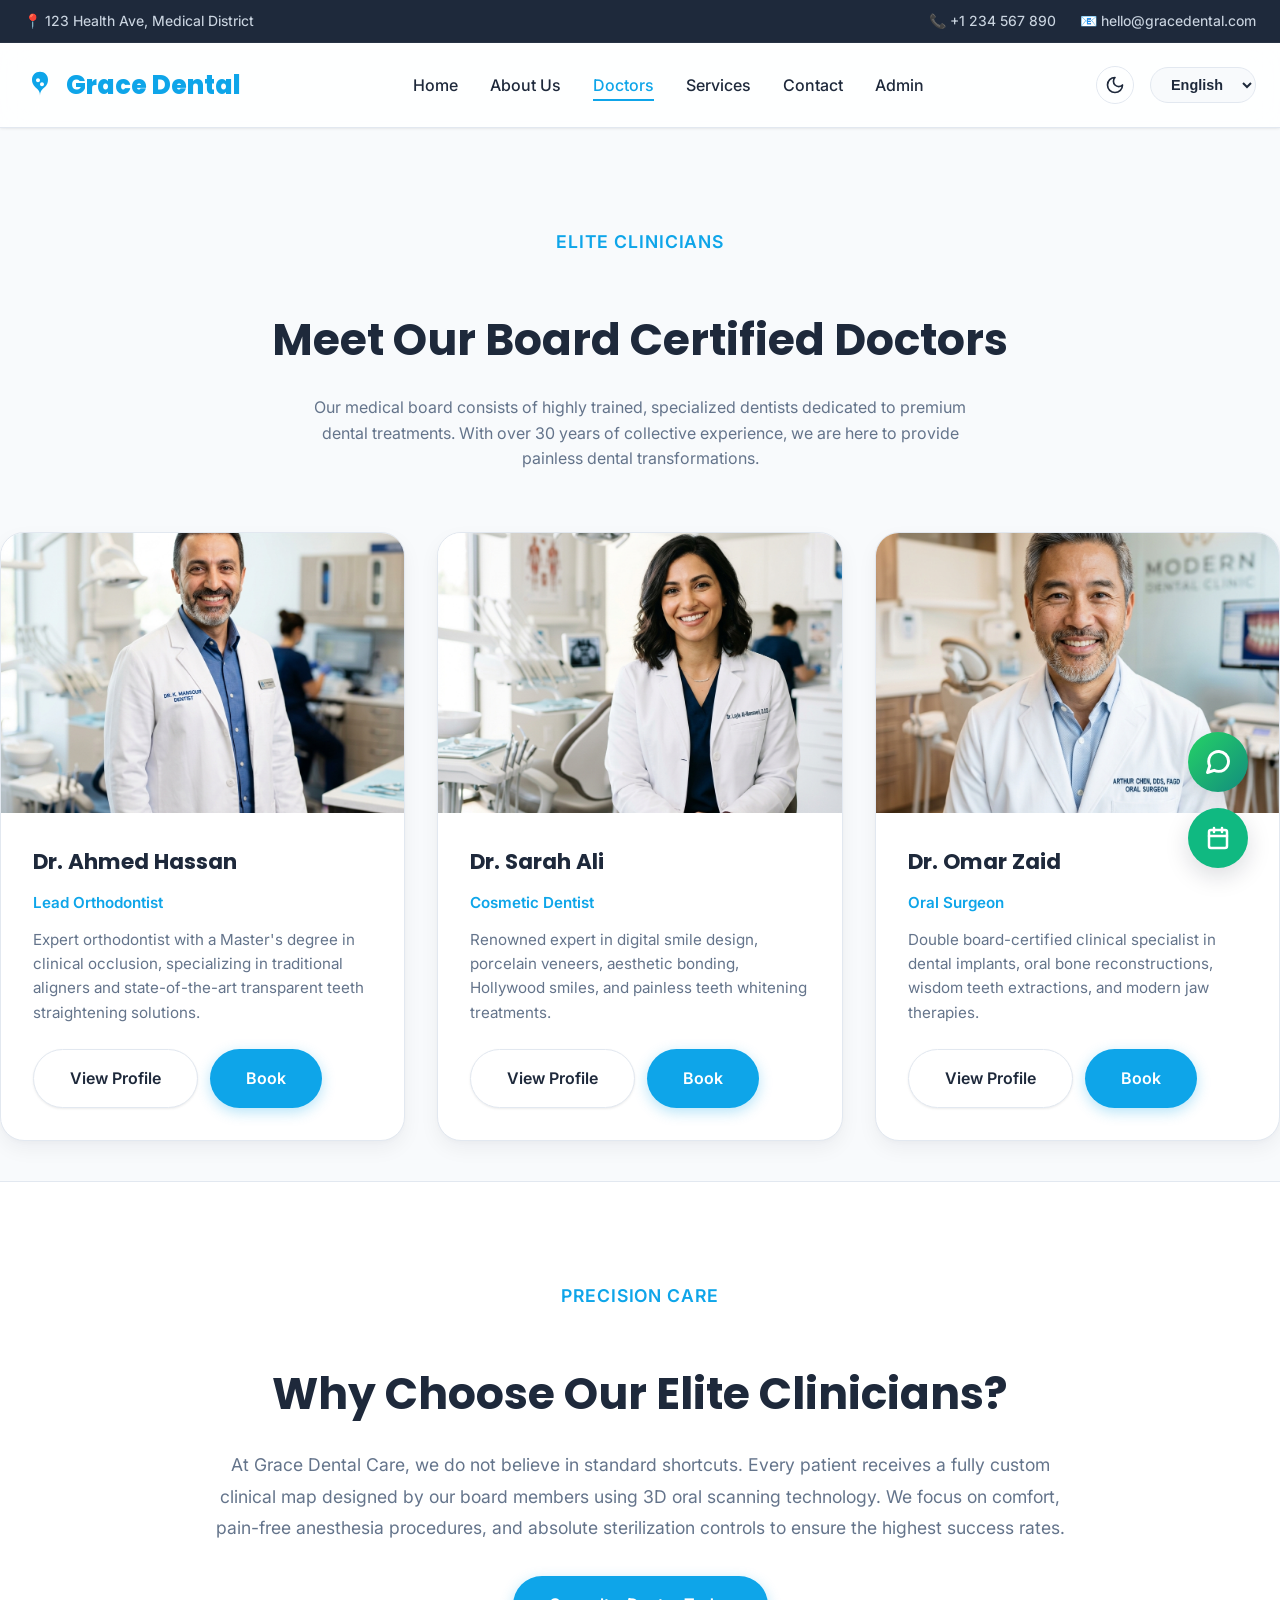
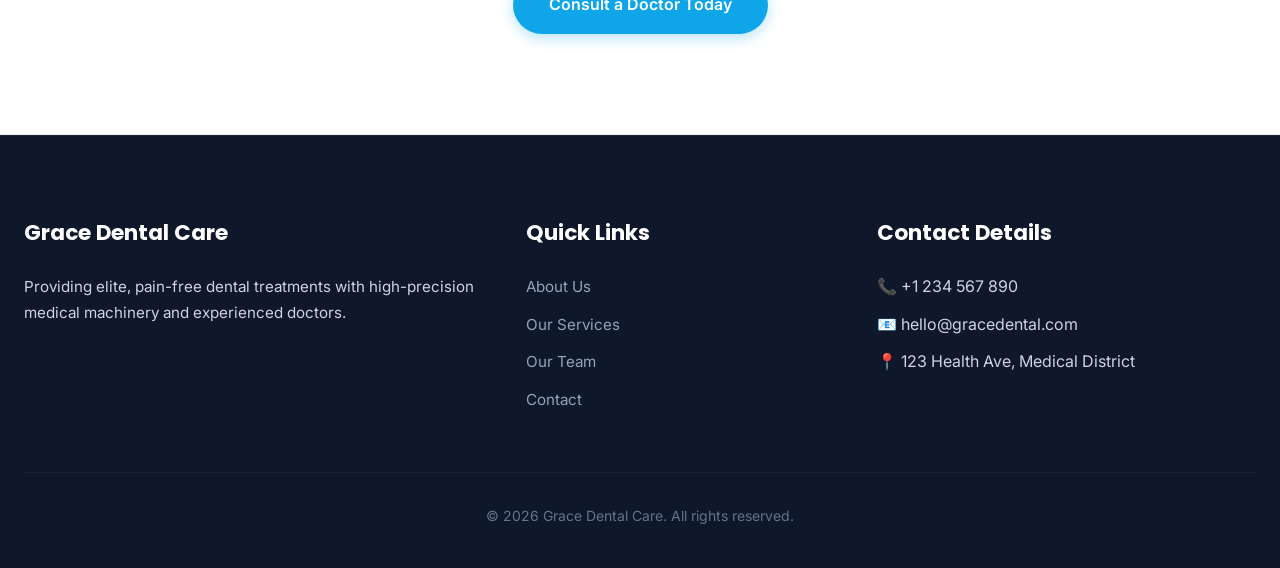
<file: doctors.html>
<!DOCTYPE html>
<html lang="en" dir="ltr">

<head>
  <meta charset="UTF-8">
  <meta name="viewport" content="width=device-width, initial-scale=1.0">
  <title data-en="Grace Dental Care | Meet Our Doctors" data-ar="مركز جريس لطب الأسنان | أطباؤنا النخبة"
    data-ku="سەنتەری ددانی جریس | پزیشکە پسپۆڕەکانمان">Grace Dental Care | Meet Our Doctors</title>
  <link rel="stylesheet" href="style.css">
</head>

<body>

  <!-- Page Loader Overlay -->
  <div id="loader-wrapper">
    <div class="loader-spinner"></div>
    <div class="loader-logo">Grace Dental Care</div>
  </div>

  <!-- Floating Action Buttons -->
  <div class="floating-actions">
    <a href="https://wa.me/1234567890" target="_blank" class="float-btn whatsapp" title="Chat on WhatsApp">
      <svg width="28" height="28" viewBox="0 0 24 24" fill="none" stroke="currentColor" stroke-width="2.5"
        stroke-linecap="round" stroke-linejoin="round">
        <path
          d="M21 11.5a8.38 8.38 0 0 1-.9 3.8 8.5 8.5 0 0 1-7.6 4.7 8.38 8.38 0 0 1-3.8-.9L3 21l1.9-5.7a8.38 8.38 0 0 1-.9-3.8 8.5 8.5 0 0 1 4.7-7.6 8.38 8.38 0 0 1 3.8-.9h.5a8.48 8.48 0 0 1 8 8v.5z">
        </path>
      </svg>
    </a>
    <a href="#" class="float-btn booking open-booking-btn" title="Book Appointment">
      <svg width="24" height="24" viewBox="0 0 24 24" fill="none" stroke="currentColor" stroke-width="2.5"
        stroke-linecap="round" stroke-linejoin="round">
        <rect x="3" y="4" width="18" height="18" rx="2" ry="2"></rect>
        <line x1="16" y1="2" x2="16" y2="6"></line>
        <line x1="8" y1="2" x2="8" y2="6"></line>
        <line x1="3" y1="10" x2="21" y2="10"></line>
      </svg>
    </a>
  </div>

  <!-- Top Contact Information Bar -->
  <div class="top-bar">
    <div>
      <span data-en="📍 123 Health Ave, Medical District" data-ar="📍 123 شارع الصحة، الحي الطبي"
        data-ku="📍 ١٢٣ شەقامی تەندروستی، ناوچەی پزیشکی">📍 123 Health Ave, Medical District</span>
    </div>
    <div class="top-bar-links">
      <a href="tel:+1234567890">📞 +1 234 567 890</a>
      <a href="mailto:hello@gracedental.com">📧 hello@gracedental.com</a>
    </div>
  </div>

  <!-- Sticky Main Navigation -->
  <nav class="navbar">
    <div class="container nav-content">
      <a href="index.html" class="logo">
        <svg width="32" height="32" viewBox="0 0 24 24" fill="currentColor">
          <path d="M12 2C8.5 2 6 4.5 6 8c0 3.5 2.5 5.5 4 7 1.5 1.5 2 3 2 5 0-2 .5-3.5 2-5 1.5-1.5 4-3 4-7 0-3.5-2.5-6-6-6zm-1.5 8c-.8 0-1.5-.7-1.5-1.5S9.7 7 10.5 7s1.5.7 1.5 1.5-.7 1.5-1.5 1.5zm3 3c-.8 0-1.5-.7-1.5-1.5s.7-1.5 1.5-1.5 1.5.7 1.5 1.5-.7 1.5-1.5 1.5z"/>
        </svg>
        <span>Grace Dental</span>
      </a>
      <ul class="nav-links">
        <li><a href="index.html" data-en="Home" data-ar="الرئيسية" data-ku="سەرەکی">Home</a></li>
        <li><a href="about.html" data-en="About Us" data-ar="من نحن" data-ku="دەربارەی ئێمە">About Us</a></li>
        <li><a href="doctors.html" class="active" data-en="Doctors" data-ar="الأطباء" data-ku="پزیشکەکان">Doctors</a></li>
        <li><a href="services.html" data-en="Services" data-ar="الخدمات" data-ku="خزمەتگوزارییەکان">Services</a></li>
        <li><a href="contact.html" data-en="Contact" data-ar="اتصل بنا" data-ku="پەیوەندی">Contact</a></li>
        <li><a href="admin-login.html" data-en="Admin" data-ar="الإدارة" data-ku="بەڕێوەبەر">Admin</a></li>
      </ul>
      
      <div class="nav-controls">
        <button id="themeToggle" class="theme-toggle-btn" title="Toggle Theme"></button>
        <select id="langSwitch" class="lang-switch">
          <option value="en">English</option>
          <option value="ar">العربية</option>
          <option value="ku">کوردی</option>
        </select>
        <button class="hamburger">
          <span></span>
          <span></span>
          <span></span>
        </button>
      </div>
    </div>
  </nav>

  <!-- Doctor Team Header -->
  <section class="section container" style="padding-bottom: 40px;">
    <div class="section-subtitle" data-en="Elite Clinicians" data-ar="نخبة الأطباء" data-ku="پزیشکە پسپۆڕەکان">Elite Clinicians</div>
    <h1 class="section-title" data-en="Meet Our Board Certified Doctors" data-ar="تعرف على أطبائنا المعتمدين" data-ku="ئاشنابە بە پزیشکانی بڕوانامەدارمان">Meet Our Board Certified Doctors</h1>
    <p style="text-align: center; color: var(--text-muted); max-width: 700px; margin: 0 auto 60px;"
       data-en="Our medical board consists of highly trained, specialized dentists dedicated to premium dental treatments. With over 30 years of collective experience, we are here to provide painless dental transformations."
       data-ar="يتكون مجلسنا الطبي من أطباء أسنان متخصصين ومدربين تدريباً عالياً مكرسين لتقديم علاجات أسنان متميزة. مع أكثر من 30 عاماً من الخبرة الجماعية، نحن هنا لتقديم تحولات أسنان خالية من الألم."
       data-ku="کۆمەڵەی پزیشکیمان پێکدێت لە پزیشکانی شارەزا و دڵسۆز بۆ پێشکەشکردنی باشترین چارەسەر. بە زیاتر لە ٣٠ ساڵ ئەزموونی بەکۆمەڵ، ئێمە لێرەین بۆ پێشکەشکردنی چارەسەری بێ ئازار.">
      Our medical board consists of highly trained, specialized dentists dedicated to premium dental treatments. With over 30 years of collective experience, we are here to provide painless dental transformations.
    </p>

    <div class="grid grid-3">
      <!-- Doctor 1 -->
      <div class="card">
        <div class="card-img-wrapper">
          <img src="assets/doctor_1.png" alt="Dr. Ahmed Hassan" class="card-img">
        </div>
        <div class="card-content">
          <h3 class="card-title" data-en="Dr. Ahmed Hassan" data-ar="د. أحمد حسن" data-ku="د. ئەحمەد حەسەن">Dr. Ahmed Hassan</h3>
          <p style="color: var(--primary); font-weight: 600; font-size: 0.95rem; margin-bottom: 12px;" 
             data-en="Lead Orthodontist" data-ar="كبير أطباء تقويم الأسنان" data-ku="سەرۆکی پزیشکانی تەقویم">Lead Orthodontist</p>
          <p class="card-desc" 
             data-en="Expert orthodontist with a Master's degree in clinical occlusion, specializing in traditional aligners and state-of-the-art transparent teeth straightening solutions."
             data-ar="طبيب تقويم أسنان خبير حاصل على درجة الماجستير في الإطباق السريري، متخصص في تقويم الأسنان التقليدي وحلول تقويم الأسنان الشفافة الحديثة."
             data-ku="پزیشکی پسپۆڕی تەقویم خاوەن ماستەر لە ڕێکخستنی شەویلگە، پسپۆڕ لە تەقویمی باو و شەفافی سەردەم بۆ هەموو تەمەنەکان.">
            Expert orthodontist with a Master's degree in clinical occlusion, specializing in traditional aligners and state-of-the-art transparent teeth straightening solutions.
          </p>
          <div style="display:flex; gap:12px; margin-top:auto;">
            <a href="#" class="btn btn-secondary view-profile-btn" data-doctor="doctor_1" data-en="View Profile" data-ar="معاينة الملف" data-ku="بینینی زانیاری">View Profile</a>
            <a href="#" class="btn open-booking-btn" data-doctor="doctor_1" data-en="Book" data-ar="حجز" data-ku="حیجز">Book</a>
          </div>
        </div>
      </div>

      <!-- Doctor 2 -->
      <div class="card">
        <div class="card-img-wrapper">
          <img src="assets/doctor_2.png" alt="Dr. Sarah Ali" class="card-img">
        </div>
        <div class="card-content">
          <h3 class="card-title" data-en="Dr. Sarah Ali" data-ar="د. سارة علي" data-ku="د. سارا عەلی">Dr. Sarah Ali</h3>
          <p style="color: var(--primary); font-weight: 600; font-size: 0.95rem; margin-bottom: 12px;" 
             data-en="Cosmetic Dentist" data-ar="طبيبة تجميل أسنان" data-ku="پزیشکی جوانکاری ددان">Cosmetic Dentist</p>
          <p class="card-desc" 
             data-en="Renowned expert in digital smile design, porcelain veneers, aesthetic bonding, Hollywood smiles, and painless teeth whitening treatments."
             data-ar="أخصائية مشهورة في التصميم الرقمي للابتسامة، قشور البورسلين (ڤينير)، الحشوات التجميلية، ابتسامة هوليوود، وعلاجات تبييض الأسنان الخالية من الألم."
             data-ku="پسپۆڕی دیار لە دیزاینی دیجیتاڵی زەردەخەنە، ڤینیری پۆرسەلین، جوانکاری شەویلگە و سپیکردنەوەی ددانی بێ ئازار.">
            Renowned expert in digital smile design, porcelain veneers, aesthetic bonding, Hollywood smiles, and painless teeth whitening treatments.
          </p>
          <div style="display:flex; gap:12px; margin-top:auto;">
            <a href="#" class="btn btn-secondary view-profile-btn" data-doctor="doctor_2" data-en="View Profile" data-ar="معاينة الملف" data-ku="بینینی زانیاری">View Profile</a>
            <a href="#" class="btn open-booking-btn" data-doctor="doctor_2" data-en="Book" data-ar="حجز" data-ku="حیجز">Book</a>
          </div>
        </div>
      </div>

      <!-- Doctor 3 -->
      <div class="card">
        <div class="card-img-wrapper">
          <img src="assets/doctor_3.png" alt="Dr. Omar Zaid" class="card-img">
        </div>
        <div class="card-content">
          <h3 class="card-title" data-en="Dr. Omar Zaid" data-ar="د. عمر زيد" data-ku="د. عومەر زەید">Dr. Omar Zaid</h3>
          <p style="color: var(--primary); font-weight: 600; font-size: 0.95rem; margin-bottom: 12px;" 
             data-en="Oral Surgeon" data-ar="جراح فم" data-ku="پزیشکی نەشتەرگەری دەم">Oral Surgeon</p>
          <p class="card-desc" 
             data-en="Double board-certified clinical specialist in dental implants, oral bone reconstructions, wisdom teeth extractions, and modern jaw therapies."
             data-ar="أخصائي سريري معتمد من البورد المزدوج في زراعة الأسنان، إعادة بناء عظام الفم، خلع ضرس العقل، وعلاجات الفك الحديثة."
             data-ku="پسپۆڕی پزیشکی بڕوانامەدار لە چاندنی ددان، دروستکردنەوەی ئێسکی دەم، دەرهێنانی ددانی ژیری و نەشتەرگەری فەک.">
            Double board-certified clinical specialist in dental implants, oral bone reconstructions, wisdom teeth extractions, and modern jaw therapies.
          </p>
          <div style="display:flex; gap:12px; margin-top:auto;">
            <a href="#" class="btn btn-secondary view-profile-btn" data-doctor="doctor_3" data-en="View Profile" data-ar="معاينة الملف" data-ku="بینینی زانیاری">View Profile</a>
            <a href="#" class="btn open-booking-btn" data-doctor="doctor_3" data-en="Book" data-ar="حجز" data-ku="حیجز">Book</a>
          </div>
        </div>
      </div>
    </div>
  </section>

  <!-- High-fidelity Clinic Facilities Highlight -->
  <section class="section" style="background: var(--bg-white); border-top: 1px solid var(--border-color); border-bottom: 1px solid var(--border-color);">
    <div class="container text-center" style="max-width: 900px; margin: 0 auto; text-align: center;">
      <div class="section-subtitle" data-en="Precision Care" data-ar="رعاية دقيقة" data-ku="چاودێری ورد">Precision Care</div>
      <h2 class="section-title" data-en="Why Choose Our Elite Clinicians?" data-ar="لماذا تختار أطباءنا النخبة؟" data-ku="بۆچی پزیشکە پسپۆڕەکانمان هەڵدەبژێریت؟">Why Choose Our Elite Clinicians?</h2>
      <p style="color: var(--text-muted); line-height: 1.8; font-size: 1.1rem; margin-bottom: 32px;"
         data-en="At Grace Dental Care, we do not believe in standard shortcuts. Every patient receives a fully custom clinical map designed by our board members using 3D oral scanning technology. We focus on comfort, pain-free anesthesia procedures, and absolute sterilization controls to ensure the highest success rates."
         data-ar="في مركز جريس لطب الأسنان، لا نؤمن بالحلول المختصرة أو القياسية. يتلقى كل مريض خريطة سريرية مخصصة بالكامل صممها أعضاء مجلسنا الطبي باستخدام تقنية المسح الفموي ثلاثي الأبعاد. نحن نركز على الراحة، إجراءات التخدير الخالية من الألم، وضوابط التعقيم المطلقة لضمان أعلى معدلات النجاح."
         data-ku="لە سەنتەری ددانی جریس، ئێمە باوەڕمان بە چارەسەری ئاسایی نییە. هەر نەخۆشێک خشتەیەکی چارەسەری تایبەتی بۆ ئامادە دەکرێت لەلایەن پزیشکە پسپۆڕەکانمانەوە بە بەکارهێنانی تەکنەلۆژیای سێ ڕەهەندی. ئێمە سەرنج دەخەینە سەر ئاسوودەیی و چارەسەری بێ ئازار.">
        At Grace Dental Care, we do not believe in standard shortcuts. Every patient receives a fully custom clinical map designed by our board members using 3D oral scanning technology. We focus on comfort, pain-free anesthesia procedures, and absolute sterilization controls to ensure the highest success rates.
      </p>
      <a href="contact.html" class="btn" data-en="Consult a Doctor Today" data-ar="استشر طبيباً اليوم" data-ku="ئەمڕۆ ڕاوێژ بکە لەگەڵ پزیشکێک">Consult a Doctor Today</a>
    </div>
  </section>

  <!-- Universal Footer -->
  <footer class="footer">
    <div class="container">
      <div class="footer-grid">
        <div class="footer-col">
          <h3>Grace Dental Care</h3>
          <p data-en="Providing elite, pain-free dental treatments with high-precision medical machinery and experienced doctors."
             data-ar="تقديم علاجات أسنان راقية وخالية من الألم باستخدام أجهزة طبية عالية الدقة وبإشراف أطباء خبراء."
             data-ku="پێشکەشکردنی چارەسەری ددانی نایاب و بێ ئازار بە بەکارهێنانی باشترین ئامێری پزیشکی و پزیشکانی پسپۆڕ.">
            Providing elite, pain-free dental treatments with high-precision medical machinery and experienced doctors.
          </p>
        </div>
        <div class="footer-col">
          <h3 data-en="Quick Links" data-ar="روابط سريعة" data-ku="بەستەرە خێراکان">Quick Links</h3>
          <ul class="footer-links">
            <li><a href="about.html" data-en="About Us" data-ar="من نحن" data-ku="دەربارەی ئێمە">About Us</a></li>
            <li><a href="services.html" data-en="Our Services" data-ar="خدماتنا" data-ku="خزمەتگوزارییەکانمان">Our Services</a></li>
            <li><a href="doctors.html" data-en="Our Team" data-ar="فريقنا الطبي" data-ku="تیمەکەمان">Our Team</a></li>
            <li><a href="contact.html" data-en="Contact" data-ar="اتصل بنا" data-ku="پەیوەندی">Contact</a></li>
          </ul>
        </div>
        <div class="footer-col">
          <h3 data-en="Contact Details" data-ar="تفاصيل الاتصال" data-ku="زانیاری پەیوەندی">Contact Details</h3>
          <ul class="footer-links">
            <li>📞 +1 234 567 890</li>
            <li>📧 hello@gracedental.com</li>
            <li>📍 123 Health Ave, Medical District</li>
          </ul>
        </div>
      </div>
      <div class="footer-bottom">
        <p data-en="&copy; 2026 Grace Dental Care. All rights reserved."
           data-ar="&copy; 2026 مركز جريس لطب الأسنان. جميع الحقوق محفوظة."
           data-ku="&copy; ٢٠٢٦ سەنتەری ددانی جريس. هەموو مافەکان پارێزراون.">
          &copy; 2026 Grace Dental Care. All rights reserved.
        </p>
      </div>
    </div>
  </footer>

  <!-- Unified Detailed Doctor Profile Modal -->
  <div id="doctorModalOverlay" class="overlay-modal">
    <div class="modal-card">
      <button class="modal-close" title="Close Profile">&times;</button>
      
      <div class="modal-sidebar">
        <img src="assets/doctor_1.png" alt="Doctor" class="modal-doctor-img" id="modalDocImg">
        <h3 id="modalDocName">Dr. Ahmed Hassan</h3>
        <p class="modal-spec" id="modalDocSpec">Lead Orthodontist</p>
        
        <div class="modal-meta-item">
          <span>💼</span>
          <span id="modalDocExp">12 Years Experience</span>
        </div>
        <div class="modal-meta-item">
          <span>🗣️</span>
          <span id="modalDocLang">English, Arabic, Kurdish</span>
        </div>
      </div>

      <div class="modal-body">
        <h4 data-en="Biography" data-ar="السيرة الذاتية" data-ku="ژیاننامە">Biography</h4>
        <p id="modalDocBio">Dr. Ahmed Hassan is a dedicated Orthodontist...</p>

        <h4 data-en="Education" data-ar="التعليم الدراسي" data-ku="خوێندن">Education</h4>
        <p id="modalDocEdu">DDS from Boston University School of Dental Medicine</p>

        <h4 data-en="Board Certifications" data-ar="الشهادات والاعتمادات" data-ku="بڕوانامەکان">Board Certifications</h4>
        <p id="modalDocCerts">Board Certified in Orthodontics (ABO)</p>

        <h4 data-en="Operating Schedule" data-ar="جدول العمل" data-ku="خشتەی دەوام">Operating Schedule</h4>
        <div class="schedule-list" id="modalDocSchedule">
          <!-- Dynamically drawn -->
        </div>

        <div style="margin-top: 40px;">
          <a href="#" class="btn btn-wide open-booking-btn" id="modalBookBtn" data-en="Book Appointment Directly" data-ar="احجز موعداً مباشراً" data-ku="ڕاستەوخۆ ژوانێک دابنێ">Book Appointment Directly</a>
        </div>
      </div>
    </div>
  </div>

  <!-- Unified Appointment Booking Modal -->
  <div id="bookingModalOverlay" class="overlay-modal">
    <div class="modal-card" style="grid-template-columns: 1fr; max-width: 650px;">
      <button class="modal-close booking-close" title="Close Form">&times;</button>
      
      <div class="booking-modal-body">
        <h2 data-en="Book an Appointment" data-ar="حجز موعد جديد" data-ku="دانانی ژوانێکی نوێ">Book an Appointment</h2>
        <p data-en="Fill out this quick form and select your preferred slot. Our desk will confirm your appointment."
           data-ar="املا هذا النموذج السريع واختر الوقت المفضل لديك. سيقوم مكتب الاستقبال بتأكيد حجزك."
           data-ku="ئەم فۆرمە خێرایە پڕبکەرەوە و کاتێکی گونجاو هەڵبژێرە. کارمەندانمان پەیوەندیت پێوە دەکەن بۆ پشتڕاستکردنەوە.">
          Fill out this quick form and select your preferred slot. Our desk will confirm your appointment.
        </p>

        <form id="appointmentBookingForm">
          <div class="booking-form-grid">
            <div class="form-group">
              <label class="form-label" for="bookName" data-en="Your Full Name" data-ar="الاسم الكامل" data-ku="ناوی تەواوت">Your Full Name</label>
              <input type="text" id="bookName" class="form-input" required placeholder="e.g. John Doe"
                data-en-placeholder="e.g. John Doe" data-ar-placeholder="مثال: أحمد محمد" data-ku-placeholder="بۆ نموونە: عومەر هاوار">
            </div>
            <div class="form-group">
              <label class="form-label" for="bookPhone" data-en="Phone Number" data-ar="رقم الهاتف" data-ku="ژمارەی تەلەفۆن">Phone Number</label>
              <input type="tel" id="bookPhone" class="form-input" required placeholder="e.g. +1 234 567 890"
                data-en-placeholder="e.g. +1 234 567 890" data-ar-placeholder="مثال: +966 50 123 4567" data-ku-placeholder="بۆ نموونە: ٠٧٥٠١٢٣٤٥٦٧">
            </div>
          </div>

          <div class="booking-form-grid">
            <div class="form-group">
              <label class="form-label" for="bookEmail" data-en="Email Address" data-ar="البريد الإلكتروني" data-ku="ناونیشانی ئیمەیل">Email Address</label>
              <input type="email" id="bookEmail" class="form-input" required placeholder="name@domain.com"
                data-en-placeholder="name@domain.com" data-ar-placeholder="name@domain.com" data-ku-placeholder="name@domain.com">
            </div>
            <div class="form-group">
              <label class="form-label" for="bookDate" data-en="Preferred Date" data-ar="التاريخ المفضل" data-ku="بەرواری دڵخواز">Preferred Date</label>
              <input type="date" id="bookDate" class="form-input" required min="2026-05-18">
            </div>
          </div>

          <div class="booking-form-grid">
            <div class="form-group">
              <label class="form-label" for="bookDoctorSelect" data-en="Choose Doctor" data-ar="اختر الطبيب المعالج" data-ku="پزیشک هەڵبژێرە">Choose Doctor</label>
              <select id="bookDoctorSelect" class="form-input" required>
                <option value="doctor_1" data-en="Dr. Ahmed Hassan (Orthodontics)" data-ar="د. أحمد حسن (تقويم الأسنان)" data-ku="د. ئەحمەد حەسەن (تەقویم)">Dr. Ahmed Hassan (Orthodontics)</option>
                <option value="doctor_2" data-en="Dr. Sarah Ali (Cosmetic)" data-ar="د. سارة علي (تجميل أسنان)" data-ku="د. سارا عەلی (جوانکاری ددان)">Dr. Sarah Ali (Cosmetic)</option>
                <option value="doctor_3" data-en="Dr. Omar Zaid (Oral Surgeon)" data-ar="د. عمر زيد (جراحة فم)" data-ku="د. عومەر زەید (نەشتەرگەری)">Dr. Omar Zaid (Oral Surgeon)</option>
              </select>
            </div>
            <div class="form-group">
              <label class="form-label" for="bookServiceSelect" data-en="Required Service" data-ar="الخدمة المطلوبة" data-ku="خزمەتگوزاری خوازراو">Required Service</label>
              <select id="bookServiceSelect" class="form-input" required>
                <option value="cleaning" data-en="Teeth Cleaning" data-ar="تنظيف أسنان" data-ku="پاککردنەوەی ددان">Teeth Cleaning</option>
                <option value="implants" data-en="Dental Implants" data-ar="زراعة أسنان" data-ku="چاندنی ددان">Dental Implants</option>
                <option value="braces" data-en="Orthodontic Braces" data-ar="تقويم أسنان" data-ku="تەقویمی ددان">Orthodontic Braces</option>
                <option value="cosmetic" data-en="Cosmetic Veneers" data-ar="طب أسنان تجميلي" data-ku="جوانکاری ددان">Cosmetic Veneers</option>
                <option value="rootcanal" data-en="Root Canal Therapy" data-ar="علاج العصب" data-ku="چارەسەری دەمار">Root Canal Therapy</option>
                <option value="whitening" data-en="Teeth Whitening" data-ar="تبييض أسنان" data-ku="سپی کردنەوەی ددان">Teeth Whitening</option>
              </select>
            </div>
          </div>

          <div class="form-group">
            <label class="form-label" data-en="Available Time Slots" data-ar="الأوقات المتاحة" data-ku="کاتە بەردەستەکان">Available Time Slots</label>
            <div class="time-slots-container">
              <div class="time-slot" data-value="09:00 AM">09:00 AM</div>
              <div class="time-slot" data-value="10:30 AM">10:30 AM</div>
              <div class="time-slot" data-value="11:30 AM">11:30 AM</div>
              <div class="time-slot" data-value="01:00 PM">01:00 PM</div>
              <div class="time-slot" data-value="02:30 PM">02:30 PM</div>
              <div class="time-slot" data-value="04:00 PM">04:00 PM</div>
            </div>
            <input type="hidden" id="bookingTimeSlot" required>
          </div>

          <button type="submit" class="btn btn-wide" style="margin-top: 16px;" data-en="Submit Appointment Request" data-ar="إرسال طلب الحجز" data-ku="ناردنی داواکاری ژوانەکە">Submit Appointment Request</button>
        </form>
      </div>
    </div>
  </div>

  <script src="script.js"></script>
</body>

</html>
</file>
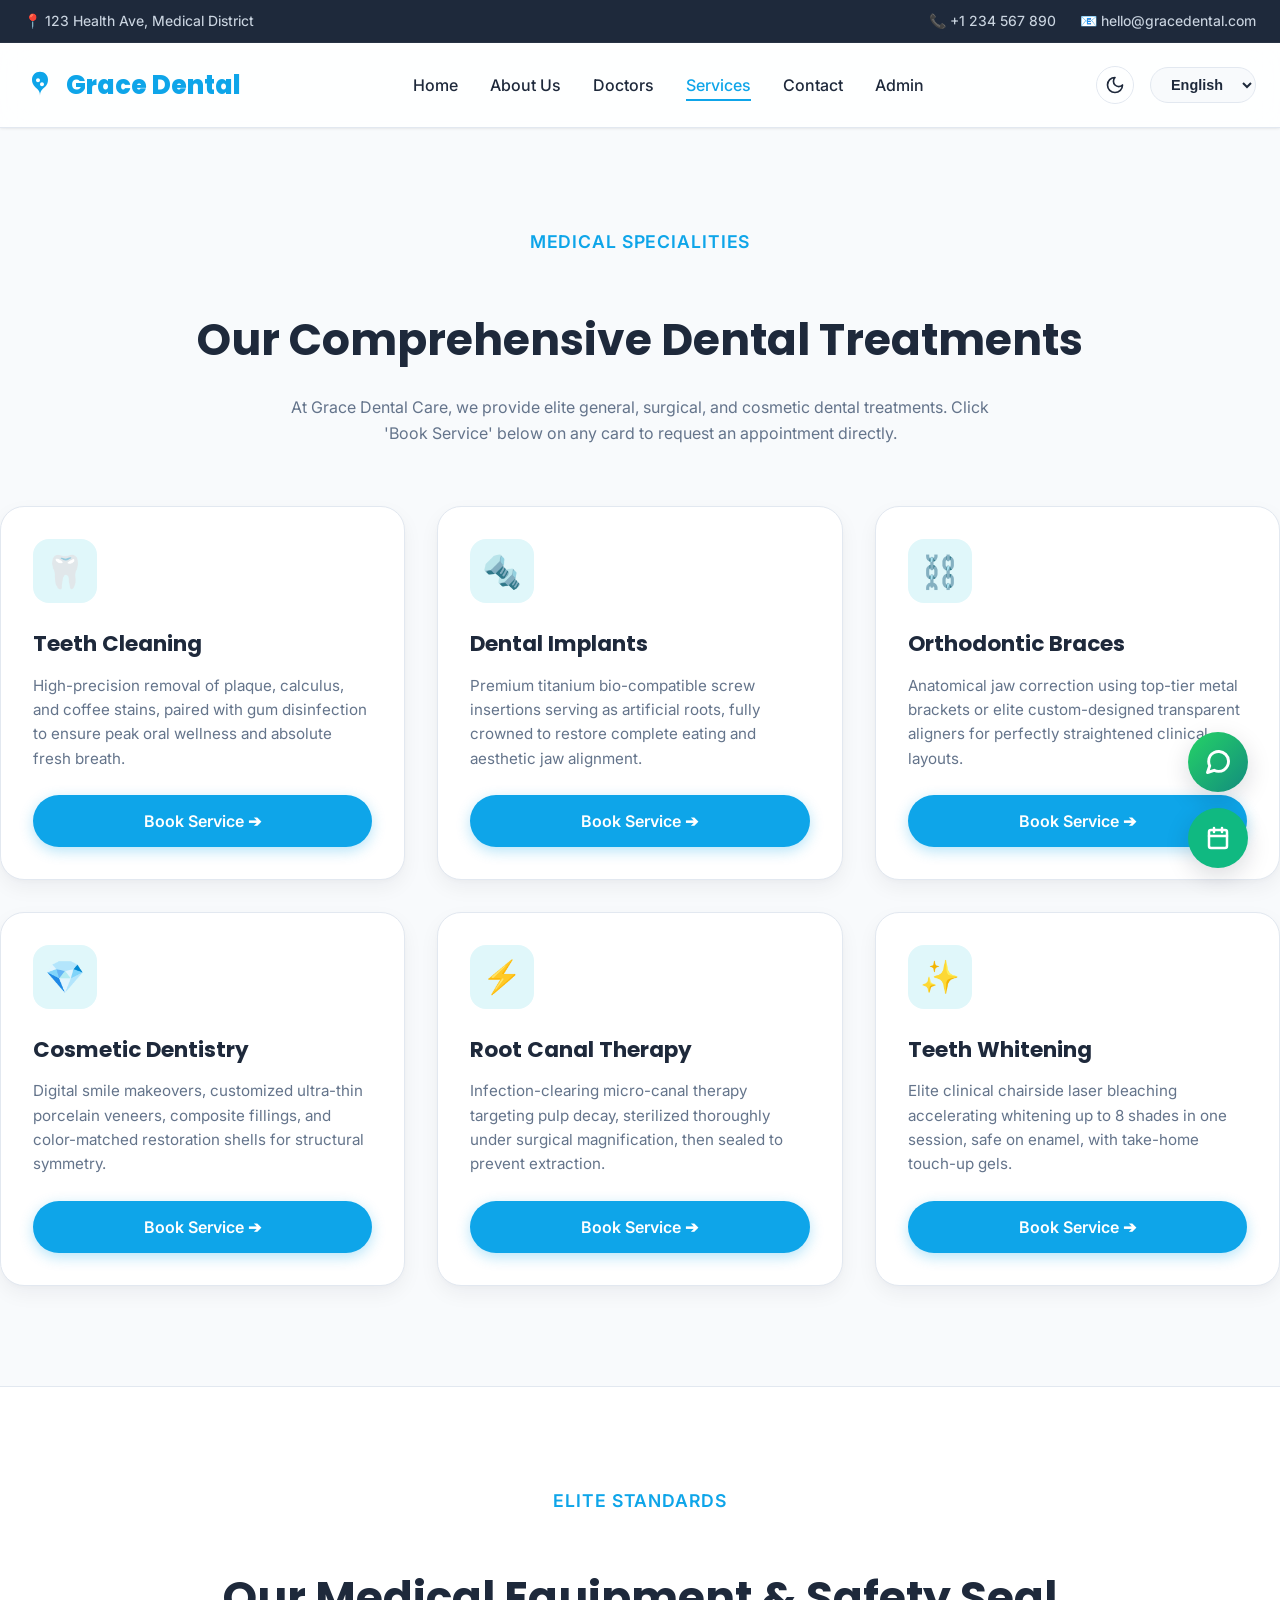
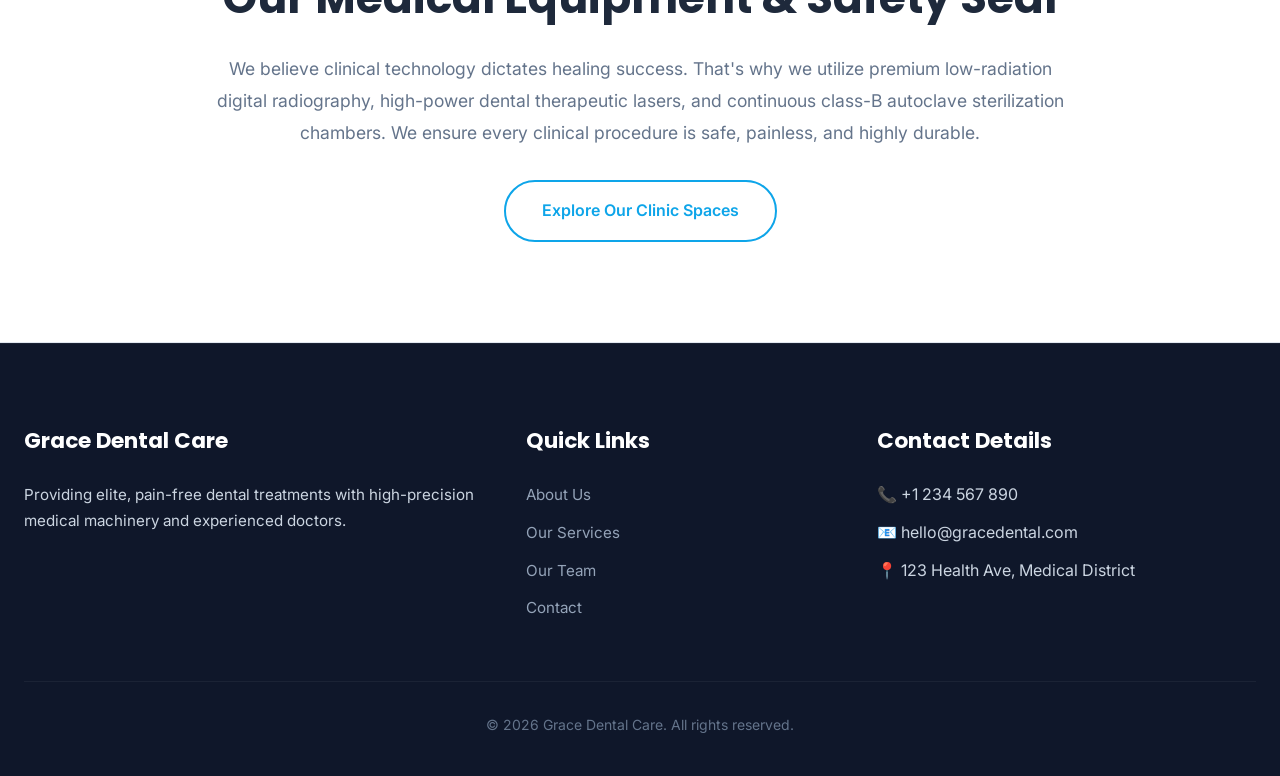
<file: services.html>
<!DOCTYPE html>
<html lang="en" dir="ltr">

<head>
  <meta charset="UTF-8">
  <meta name="viewport" content="width=device-width, initial-scale=1.0">
  <title data-en="Grace Dental Care | Our Premium Services" data-ar="مركز جريس لطب الأسنان | خدماتنا الفاخرة"
    data-ku="سەنتەری ددانی جریس | خزمەتگوزارییە پێشکەوتووەکانمان">Grace Dental Care | Our Premium Services</title>
  <link rel="stylesheet" href="style.css">
</head>

<body>

  <!-- Page Loader Overlay -->
  <div id="loader-wrapper">
    <div class="loader-spinner"></div>
    <div class="loader-logo">Grace Dental Care</div>
  </div>

  <!-- Floating Action Buttons -->
  <div class="floating-actions">
    <a href="https://wa.me/1234567890" target="_blank" class="float-btn whatsapp" title="Chat on WhatsApp">
      <svg width="28" height="28" viewBox="0 0 24 24" fill="none" stroke="currentColor" stroke-width="2.5"
        stroke-linecap="round" stroke-linejoin="round">
        <path
          d="M21 11.5a8.38 8.38 0 0 1-.9 3.8 8.5 8.5 0 0 1-7.6 4.7 8.38 8.38 0 0 1-3.8-.9L3 21l1.9-5.7a8.38 8.38 0 0 1-.9-3.8 8.5 8.5 0 0 1 4.7-7.6 8.38 8.38 0 0 1 3.8-.9h.5a8.48 8.48 0 0 1 8 8v.5z">
        </path>
      </svg>
    </a>
    <a href="#" class="float-btn booking open-booking-btn" title="Book Appointment">
      <svg width="24" height="24" viewBox="0 0 24 24" fill="none" stroke="currentColor" stroke-width="2.5"
        stroke-linecap="round" stroke-linejoin="round">
        <rect x="3" y="4" width="18" height="18" rx="2" ry="2"></rect>
        <line x1="16" y1="2" x2="16" y2="6"></line>
        <line x1="8" y1="2" x2="8" y2="6"></line>
        <line x1="3" y1="10" x2="21" y2="10"></line>
      </svg>
    </a>
  </div>

  <!-- Top Contact Information Bar -->
  <div class="top-bar">
    <div>
      <span data-en="📍 123 Health Ave, Medical District" data-ar="📍 123 شارع الصحة، الحي الطبي"
        data-ku="📍 ١٢٣ شەقامی تەندروستی، ناوچەی پزیشکی">📍 123 Health Ave, Medical District</span>
    </div>
    <div class="top-bar-links">
      <a href="tel:+1234567890">📞 +1 234 567 890</a>
      <a href="mailto:hello@gracedental.com">📧 hello@gracedental.com</a>
    </div>
  </div>

  <!-- Sticky Main Navigation -->
  <nav class="navbar">
    <div class="container nav-content">
      <a href="index.html" class="logo">
        <svg width="32" height="32" viewBox="0 0 24 24" fill="currentColor">
          <path d="M12 2C8.5 2 6 4.5 6 8c0 3.5 2.5 5.5 4 7 1.5 1.5 2 3 2 5 0-2 .5-3.5 2-5 1.5-1.5 4-3 4-7 0-3.5-2.5-6-6-6zm-1.5 8c-.8 0-1.5-.7-1.5-1.5S9.7 7 10.5 7s1.5.7 1.5 1.5-.7 1.5-1.5 1.5zm3 3c-.8 0-1.5-.7-1.5-1.5s.7-1.5 1.5-1.5 1.5.7 1.5 1.5-.7 1.5-1.5 1.5z"/>
        </svg>
        <span>Grace Dental</span>
      </a>
      <ul class="nav-links">
        <li><a href="index.html" data-en="Home" data-ar="الرئيسية" data-ku="سەرەکی">Home</a></li>
        <li><a href="about.html" data-en="About Us" data-ar="من نحن" data-ku="دەربارەی ئێمە">About Us</a></li>
        <li><a href="doctors.html" data-en="Doctors" data-ar="الأطباء" data-ku="پزیشکەکان">Doctors</a></li>
        <li><a href="services.html" class="active" data-en="Services" data-ar="الخدمات" data-ku="خزمەتگوزارییەکان">Services</a></li>
        <li><a href="contact.html" data-en="Contact" data-ar="اتصل بنا" data-ku="پەیوەندی">Contact</a></li>
        <li><a href="admin-login.html" data-en="Admin" data-ar="الإدارة" data-ku="بەڕێوەبەر">Admin</a></li>
      </ul>
      
      <div class="nav-controls">
        <button id="themeToggle" class="theme-toggle-btn" title="Toggle Theme"></button>
        <select id="langSwitch" class="lang-switch">
          <option value="en">English</option>
          <option value="ar">العربية</option>
          <option value="ku">کوردی</option>
        </select>
        <button class="hamburger">
          <span></span>
          <span></span>
          <span></span>
        </button>
      </div>
    </div>
  </nav>

  <!-- Services Grid Content -->
  <section class="section container">
    <div class="section-subtitle" data-en="Medical Specialities" data-ar="التخصصات العلاجية" data-ku="خزمەتگوزاری پزیشکی">Medical Specialities</div>
    <h1 class="section-title" data-en="Our Comprehensive Dental Treatments" data-ar="علاجات الأسنان الشاملة لدينا" data-ku="خزمەتگوزارییە پێشکەوتووەکانمان بۆ ددان">Our Comprehensive Dental Treatments</h1>
    <p style="text-align: center; color: var(--text-muted); max-width: 700px; margin: 0 auto 60px;"
       data-en="At Grace Dental Care, we provide elite general, surgical, and cosmetic dental treatments. Click 'Book Service' below on any card to request an appointment directly."
       data-ar="في مركز جريس لطب الأسنان، نقدم علاجات أسنان عامة وجراحية وتجميلية متميزة. انقر فوق 'حجز الخدمة' أدناه في أي بطاقة لطلب موعد مباشرة."
       data-ku="لە سەنتەری ددانی جریس، ئێمە باشترین چارەسەرەکان پێشکەش دەکەین. کلیك لەسەر 'حجز' بکە لەسەر هەر یەکێک لە خزمەتگوزارییەکان بۆ دانانی کات ڕاستەوخۆ.">
      At Grace Dental Care, we provide elite general, surgical, and cosmetic dental treatments. Click 'Book Service' below on any card to request an appointment directly.
    </p>

    <div class="grid grid-3">
      <!-- 1. Teeth Cleaning -->
      <div class="card" style="padding: 32px;">
        <div class="service-icon-wrapper">🦷</div>
        <h3 class="card-title" data-en="Teeth Cleaning" data-ar="تنظيف الأسنان" data-ku="پاککردنەوەی ددان">Teeth Cleaning</h3>
        <p class="card-desc" 
           data-en="High-precision removal of plaque, calculus, and coffee stains, paired with gum disinfection to ensure peak oral wellness and absolute fresh breath."
           data-ar="إزالة ترسبات اللويحات السنية والكلس وبقع القهوة بدقة عالية، مقترنة بتطهير اللثة لضمان أقصى درجات الصحة الفموية ونفَس منعش تماماً."
           data-ku="لادانی زەردی و کلسی ددان بە شێوازێکی زۆر ورد لەگەڵ دەرمانکردنی پووک بۆ هێشتنەوەی دەم و ددان بە تەندروستی.">
          High-precision removal of plaque, calculus, and coffee stains, paired with gum disinfection to ensure peak oral wellness and absolute fresh breath.
        </p>
        <button class="btn open-booking-btn btn-wide" data-service="cleaning" data-en="Book Service ➔" data-ar="حجز الخدمة ➔" data-ku="داواکردنی خزمەتگوزاری ➔">Book Service ➔</button>
      </div>

      <!-- 2. Dental Implants -->
      <div class="card" style="padding: 32px;">
        <div class="service-icon-wrapper">🔩</div>
        <h3 class="card-title" data-en="Dental Implants" data-ar="زراعة الأسنان" data-ku="چاندنی ددان">Dental Implants</h3>
        <p class="card-desc" 
           data-en="Premium titanium bio-compatible screw insertions serving as artificial roots, fully crowned to restore complete eating and aesthetic jaw alignment."
           data-ar="تركيب زراعات تيتانيوم متوافقة حيوياً تخدم كجذور اصطناعية، مغطاة بالكامل بتيجان لاستعادة القدرة الكاملة على تناول الطعام وتناسق الفكين."
           data-ku="چاندنی ددانی تیتانیۆم لەناو شەویلگەدا کە وەک ڕەگی سروشتی کاردەکات، بۆ گەڕاندنەوەی جوانی شەویلگە و توانای جوین.">
          Premium titanium bio-compatible screw insertions serving as artificial roots, fully crowned to restore complete eating and aesthetic jaw alignment.
        </p>
        <button class="btn open-booking-btn btn-wide" data-service="implants" data-en="Book Service ➔" data-ar="حجز الخدمة ➔" data-ku="داواکردنی خزمەتگوزاری ➔">Book Service ➔</button>
      </div>

      <!-- 3. Braces -->
      <div class="card" style="padding: 32px;">
        <div class="service-icon-wrapper">⛓️</div>
        <h3 class="card-title" data-en="Orthodontic Braces" data-ar="تقويم الأسنان" data-ku="ڕاستکردنەوەی ددان (تەقویم)">Orthodontic Braces</h3>
        <p class="card-desc" 
           data-en="Anatomical jaw correction using top-tier metal brackets or elite custom-designed transparent aligners for perfectly straightened clinical layouts."
           data-ar="تصحيح تشريحي للفك باستخدام أقواس معدنية من الدرجة الأولى أو مصففات شفافة فاخرة مصممة خصيصاً للحصول على محاذاة أسنان مثالية."
           data-ku="چارەسەرکردنی ناڕێکی شەویلگە و ڕاستکردنەوەی ددانەکان بە بەکارهێنانی تەقویمی باو یان قالبە شەفافەکان.">
          Anatomical jaw correction using top-tier metal brackets or elite custom-designed transparent aligners for perfectly straightened clinical layouts.
        </p>
        <button class="btn open-booking-btn btn-wide" data-service="braces" data-en="Book Service ➔" data-ar="حجز الخدمة ➔" data-ku="داواکردنی خزمەتگوزاری ➔">Book Service ➔</button>
      </div>

      <!-- 4. Cosmetic Veneers -->
      <div class="card" style="padding: 32px;">
        <div class="service-icon-wrapper">💎</div>
        <h3 class="card-title" data-en="Cosmetic Dentistry" data-ar="طب الأسنان التجميلي" data-ku="جوانکاری ددان">Cosmetic Dentistry</h3>
        <p class="card-desc" 
           data-en="Digital smile makeovers, customized ultra-thin porcelain veneers, composite fillings, and color-matched restoration shells for structural symmetry."
           data-ar="تصميم رقمي للابتسامة، قشور بورسلين فاخرة فائقة الرقة (ڤينير)، حشوات تجميلية، وترميمات متناسقة الألوان للحصول على تناسق هيكلي كامل."
           data-ku="دیزاینی دیجیتاڵی زەردەخەنە، ڤینیری زۆر تەنکی پۆرسەلین، حەشوەی جوانکاری و چارەسەرکردنی شکان و ناڕێکی ددان.">
          Digital smile makeovers, customized ultra-thin porcelain veneers, composite fillings, and color-matched restoration shells for structural symmetry.
        </p>
        <button class="btn open-booking-btn btn-wide" data-service="cosmetic" data-en="Book Service ➔" data-ar="حجز الخدمة ➔" data-ku="داواکردنی خزمەتگوزاری ➔">Book Service ➔</button>
      </div>

      <!-- 5. Root Canal -->
      <div class="card" style="padding: 32px;">
        <div class="service-icon-wrapper">⚡</div>
        <h3 class="card-title" data-en="Root Canal Therapy" data-ar="علاج عصب الأسنان" data-ku="چارەسەری دەماری ددان">Root Canal Therapy</h3>
        <p class="card-desc" 
           data-en="Infection-clearing micro-canal therapy targeting pulp decay, sterilized thoroughly under surgical magnification, then sealed to prevent extraction."
           data-ar="علاج دقيق لقنوات الجذور يستهدف تسوس لب السن وتطهيره بالكامل تحت التكبير الجراحي، ثم إغلاقه لمنع الحاجة لخلع السن."
           data-ku="پاککردنەوەی دەماری ددان و لابردنی بەشە تێکچووەکە بە ئامێری پێشکەوتوو بۆ ڕزگارکردنی ددانەکە لە دەرهێنان.">
          Infection-clearing micro-canal therapy targeting pulp decay, sterilized thoroughly under surgical magnification, then sealed to prevent extraction.
        </p>
        <button class="btn open-booking-btn btn-wide" data-service="rootcanal" data-en="Book Service ➔" data-ar="حجز الخدمة ➔" data-ku="داواکردنی خزمەتگوزاری ➔">Book Service ➔</button>
      </div>

      <!-- 6. Teeth Whitening -->
      <div class="card" style="padding: 32px;">
        <div class="service-icon-wrapper">✨</div>
        <h3 class="card-title" data-en="Teeth Whitening" data-ar="تبييض الأسنان" data-ku="سپی کردنەوەی ددان">Teeth Whitening</h3>
        <p class="card-desc" 
           data-en="Elite clinical chairside laser bleaching accelerating whitening up to 8 shades in one session, safe on enamel, with take-home touch-up gels."
           data-ar="تبييض أسنان بالليزر داخل العيادة لتفتيح الأسنان حتى 8 درجات في جلسة واحدة، آمن على المينا، مع توفير جل تبييض منزلي للمتابعة."
           data-ku="سپی کردنەوەی خێرای ددان بە لەیزەر لەناو کلینیکدا کە ددانەکان تا ٨ پلە سپیتر دەکاتەوە بە سەلامەتی بێ زیان گەیاندن بە مینای ددان.">
          Elite clinical chairside laser bleaching accelerating whitening up to 8 shades in one session, safe on enamel, with take-home touch-up gels.
        </p>
        <button class="btn open-booking-btn btn-wide" data-service="whitening" data-en="Book Service ➔" data-ar="حجز الخدمة ➔" data-ku="داواکردنی خزمەتگوزاری ➔">Book Service ➔</button>
      </div>
    </div>
  </section>

  <!-- Premium Therapeutic Guarantee Highlight -->
  <section class="section" style="background: var(--bg-white); border-top: 1px solid var(--border-color); border-bottom: 1px solid var(--border-color);">
    <div class="container text-center" style="max-width: 900px; margin: 0 auto; text-align: center;">
      <div class="section-subtitle" data-en="Elite Standards" data-ar="معايير النخبة" data-ku="کوالێتی بەرز">Elite Standards</div>
      <h2 class="section-title" data-en="Our Medical Equipment & Safety Seal" data-ar="أجهزتنا الطبية وضمان السلامة" data-ku="ئامێرەکانمان و گرەنتی سەلامەتی">Our Medical Equipment & Safety Seal</h2>
      <p style="color: var(--text-muted); line-height: 1.8; font-size: 1.1rem; margin-bottom: 32px;"
         data-en="We believe clinical technology dictates healing success. That's why we utilize premium low-radiation digital radiography, high-power dental therapeutic lasers, and continuous class-B autoclave sterilization chambers. We ensure every clinical procedure is safe, painless, and highly durable."
         data-ar="نحن نؤمن بأن التكنولوجيا السريرية تحدد نجاح العلاج. لهذا السبب نستخدم أجهزة تصوير رقمي منخفضة الإشعاع، ليزر علاجي عالي الطاقة، وغرف تعقيم مستمرة من الفئة B. نضمن أن كل إجراء سريري آمن وخالٍ من الألم وذو ديمومة عالية."
         data-ku="بڕوامان وایە تەکنەلۆژیای پزیشکی هۆکارە بۆ سەرکەوتنی چارەسەر. بۆیە نوێترین ئامێری تیشکی کەم تیشکدان، لەیزەری پێشکەوتوو و ئامێری تەعقیمی Class-B بەکاردێنین بۆ سەلامەتی چارەسەرەکان.">
        We believe clinical technology dictates healing success. That's why we utilize premium low-radiation digital radiography, high-power dental therapeutic lasers, and continuous class-B autoclave sterilization chambers. We ensure every clinical procedure is safe, painless, and highly durable.
      </p>
      <a href="about.html" class="btn btn-outline" data-en="Explore Our Clinic Spaces" data-ar="اكتشف مساحات عيادتنا" data-ku="گەڕان بەناو نۆرینگەکەماندا">Explore Our Clinic Spaces</a>
    </div>
  </section>

  <!-- Universal Footer -->
  <footer class="footer">
    <div class="container">
      <div class="footer-grid">
        <div class="footer-col">
          <h3>Grace Dental Care</h3>
          <p data-en="Providing elite, pain-free dental treatments with high-precision medical machinery and experienced doctors."
             data-ar="تقديم علاجات أسنان راقية وخالية من الألم باستخدام أجهزة طبية عالية الدقة وبإشراف أطباء خبراء."
             data-ku="پێشکەشکردنی چارەسەری ددانی نایاب و بێ ئازار بە بەکارهێنانی باشترین ئامێری پزیشکی و پزیشکانی پسپۆڕ.">
            Providing elite, pain-free dental treatments with high-precision medical machinery and experienced doctors.
          </p>
        </div>
        <div class="footer-col">
          <h3 data-en="Quick Links" data-ar="روابط سريعة" data-ku="بەستەرە خێراکان">Quick Links</h3>
          <ul class="footer-links">
            <li><a href="about.html" data-en="About Us" data-ar="من نحن" data-ku="دەربارەی ئێمە">About Us</a></li>
            <li><a href="services.html" data-en="Our Services" data-ar="خدماتنا" data-ku="خزمەتگوزارییەکانمان">Our Services</a></li>
            <li><a href="doctors.html" data-en="Our Team" data-ar="فريقنا الطبي" data-ku="تیمەکەمان">Our Team</a></li>
            <li><a href="contact.html" data-en="Contact" data-ar="اتصل بنا" data-ku="پەیوەندی">Contact</a></li>
          </ul>
        </div>
        <div class="footer-col">
          <h3 data-en="Contact Details" data-ar="تفاصيل الاتصال" data-ku="زانیاری پەیوەندی">Contact Details</h3>
          <ul class="footer-links">
            <li>📞 +1 234 567 890</li>
            <li>📧 hello@gracedental.com</li>
            <li>📍 123 Health Ave, Medical District</li>
          </ul>
        </div>
      </div>
      <div class="footer-bottom">
        <p data-en="&copy; 2026 Grace Dental Care. All rights reserved."
           data-ar="&copy; 2026 مركز جريس لطب الأسنان. جميع الحقوق محفوظة."
           data-ku="&copy; ٢٠٢٦ سەنتەری ددانی جريس. هەموو مافەکان پارێزراون.">
          &copy; 2026 Grace Dental Care. All rights reserved.
        </p>
      </div>
    </div>
  </footer>

  <!-- Unified Appointment Booking Modal -->
  <div id="bookingModalOverlay" class="overlay-modal">
    <div class="modal-card" style="grid-template-columns: 1fr; max-width: 650px;">
      <button class="modal-close booking-close" title="Close Form">&times;</button>
      
      <div class="booking-modal-body">
        <h2 data-en="Book an Appointment" data-ar="حجز موعد جديد" data-ku="دانانی ژوانێکی نوێ">Book an Appointment</h2>
        <p data-en="Fill out this quick form and select your preferred slot. Our desk will confirm your appointment."
           data-ar="املا هذا النموذج السريع واختر الوقت المفضل لديك. سيقوم مكتب الاستقبال بتأكيد حجزك."
           data-ku="ئەم فۆرمە خێرایە پڕبکەرەوە و کاتێکی گونجاو هەڵبژێرە. کارمەندانمان پەیوەندیت پێوە دەکەن بۆ پشتڕاستکردنەوە.">
          Fill out this quick form and select your preferred slot. Our desk will confirm your appointment.
        </p>

        <form id="appointmentBookingForm">
          <div class="booking-form-grid">
            <div class="form-group">
              <label class="form-label" for="bookName" data-en="Your Full Name" data-ar="الاسم الكامل" data-ku="ناوی تەواوت">Your Full Name</label>
              <input type="text" id="bookName" class="form-input" required placeholder="e.g. John Doe"
                data-en-placeholder="e.g. John Doe" data-ar-placeholder="مثال: أحمد محمد" data-ku-placeholder="بۆ نموونە: عومەر هاوار">
            </div>
            <div class="form-group">
              <label class="form-label" for="bookPhone" data-en="Phone Number" data-ar="رقم الهاتف" data-ku="ژمارەی تەلەفۆن">Phone Number</label>
              <input type="tel" id="bookPhone" class="form-input" required placeholder="e.g. +1 234 567 890"
                data-en-placeholder="e.g. +1 234 567 890" data-ar-placeholder="مثال: +966 50 123 4567" data-ku-placeholder="بۆ نموونە: ٠٧٥٠١٢٣٤٥٦٧">
            </div>
          </div>

          <div class="booking-form-grid">
            <div class="form-group">
              <label class="form-label" for="bookEmail" data-en="Email Address" data-ar="البريد الإلكتروني" data-ku="ناونیشانی ئیمەیل">Email Address</label>
              <input type="email" id="bookEmail" class="form-input" required placeholder="name@domain.com"
                data-en-placeholder="name@domain.com" data-ar-placeholder="name@domain.com" data-ku-placeholder="name@domain.com">
            </div>
            <div class="form-group">
              <label class="form-label" for="bookDate" data-en="Preferred Date" data-ar="التاريخ المفضل" data-ku="بەرواری دڵخواز">Preferred Date</label>
              <input type="date" id="bookDate" class="form-input" required min="2026-05-18">
            </div>
          </div>

          <div class="booking-form-grid">
            <div class="form-group">
              <label class="form-label" for="bookDoctorSelect" data-en="Choose Doctor" data-ar="اختر الطبيب المعالج" data-ku="پزیشک هەڵبژێرە">Choose Doctor</label>
              <select id="bookDoctorSelect" class="form-input" required>
                <option value="doctor_1" data-en="Dr. Ahmed Hassan (Orthodontics)" data-ar="د. أحمد حسن (تقويم الأسنان)" data-ku="د. ئەحمەد حەسەن (تەقویم)">Dr. Ahmed Hassan (Orthodontics)</option>
                <option value="doctor_2" data-en="Dr. Sarah Ali (Cosmetic)" data-ar="د. سارة علي (تجميل أسنان)" data-ku="د. سارا عەلی (جوانکاری ددان)">Dr. Sarah Ali (Cosmetic)</option>
                <option value="doctor_3" data-en="Dr. Omar Zaid (Oral Surgeon)" data-ar="د. عمر زيد (جراحة فم)" data-ku="د. عومەر زەید (نەشتەرگەری)">Dr. Omar Zaid (Oral Surgeon)</option>
              </select>
            </div>
            <div class="form-group">
              <label class="form-label" for="bookServiceSelect" data-en="Required Service" data-ar="الخدمة المطلوبة" data-ku="خزمەتگوزاری خوازراو">Required Service</label>
              <select id="bookServiceSelect" class="form-input" required>
                <option value="cleaning" data-en="Teeth Cleaning" data-ar="تنظيف أسنان" data-ku="پاککردنەوەی ددان">Teeth Cleaning</option>
                <option value="implants" data-en="Dental Implants" data-ar="زراعة أسنان" data-ku="چاندنی ددان">Dental Implants</option>
                <option value="braces" data-en="Orthodontic Braces" data-ar="تقويم أسنان" data-ku="تەقویمی ددان">Orthodontic Braces</option>
                <option value="cosmetic" data-en="Cosmetic Veneers" data-ar="طب أسنان تجميلي" data-ku="جوانکاری ددان">Cosmetic Veneers</option>
                <option value="rootcanal" data-en="Root Canal Therapy" data-ar="علاج العصب" data-ku="چارەسەری دەمار">Root Canal Therapy</option>
                <option value="whitening" data-en="Teeth Whitening" data-ar="تبييض أسنان" data-ku="سپی کردنەوەی ددان">Teeth Whitening</option>
              </select>
            </div>
          </div>

          <div class="form-group">
            <label class="form-label" data-en="Available Time Slots" data-ar="الأوقات المتاحة" data-ku="کاتە بەردەستەکان">Available Time Slots</label>
            <div class="time-slots-container">
              <div class="time-slot" data-value="09:00 AM">09:00 AM</div>
              <div class="time-slot" data-value="10:30 AM">10:30 AM</div>
              <div class="time-slot" data-value="11:30 AM">11:30 AM</div>
              <div class="time-slot" data-value="01:00 PM">01:00 PM</div>
              <div class="time-slot" data-value="02:30 PM">02:30 PM</div>
              <div class="time-slot" data-value="04:00 PM">04:00 PM</div>
            </div>
            <input type="hidden" id="bookingTimeSlot" required>
          </div>

          <button type="submit" class="btn btn-wide" style="margin-top: 16px;" data-en="Submit Appointment Request" data-ar="إرسال طلب الحجز" data-ku="ناردنی داواکاری ژوانەکە">Submit Appointment Request</button>
        </form>
      </div>
    </div>
  </div>

  <script src="script.js"></script>
</body>

</html>
</file>
<file: style.css>
@import url('https://fonts.googleapis.com/css2?family=Poppins:wght@400;500;600;700;800&family=Inter:wght@300;400;500;600;700&family=Cairo:wght@400;600;700;800&display=swap');

:root {
  /* Premium Light Mode Palette */
  --primary: #0EA5E9;
  --primary-dark: #0284C7;
  --secondary: #ffffff;
  --accent: #E0F7FA;
  --accent-text: #0369A1;
  --text-main: #1E293B;
  --text-muted: #64748B;
  --bg-light: #F8FAFC;
  --bg-white: #ffffff;
  --card-bg: #ffffff;
  --border-color: #E2E8F0;
  --success: #10B981;
  --success-bg: #D1FAE5;
  --success-text: #065F46;
  --danger: #EF4444;
  --danger-bg: #FEE2E2;
  --danger-text: #991B1B;
  
  /* Standard Shadows & Radius */
  --shadow-sm: 0 1px 3px rgba(0,0,0,0.05), 0 1px 2px rgba(0,0,0,0.03);
  --shadow-md: 0 8px 20px rgba(15, 23, 42, 0.05), 0 2px 4px rgba(15, 23, 42, 0.02);
  --shadow-lg: 0 20px 40px -5px rgba(15, 23, 42, 0.08), 0 10px 20px -5px rgba(15, 23, 42, 0.03);
  --shadow-glow: 0 0 25px rgba(14, 165, 233, 0.3);
  --radius-sm: 8px;
  --radius-md: 16px;
  --radius-lg: 24px;
  --transition: all 0.3s cubic-bezier(0.4, 0, 0.2, 1);
  --transition-slow: all 0.5s cubic-bezier(0.4, 0, 0.2, 1);
  
  --font-headings: 'Poppins', 'Cairo', sans-serif;
  --font-body: 'Inter', 'Cairo', sans-serif;
}

/* Dark Mode Overrides */
[data-theme="dark"] {
  --secondary: #0F172A;
  --accent: rgba(14, 165, 233, 0.15);
  --accent-text: #38BDF8;
  --text-main: #F8FAFC;
  --text-muted: #94A3B8;
  --bg-light: #090D16;
  --bg-white: #0F172A;
  --card-bg: #1E293B;
  --border-color: #334155;
  --shadow-sm: 0 1px 3px rgba(0,0,0,0.3);
  --shadow-md: 0 8px 20px rgba(0,0,0,0.4);
  --shadow-lg: 0 20px 40px -5px rgba(0, 0, 0, 0.5);
  --shadow-glow: 0 0 25px rgba(14, 165, 233, 0.2);
}

/* Base Styles */
* {
  margin: 0;
  padding: 0;
  box-sizing: border-box;
}

html {
  scroll-behavior: smooth;
  font-size: 16px;
}

body {
  font-family: var(--font-body);
  background-color: var(--bg-light);
  color: var(--text-main);
  line-height: 1.6;
  overflow-x: hidden;
  transition: background-color 0.3s ease, color 0.3s ease;
}

/* RTL Support override */
html[dir="rtl"] body {
  font-family: 'Cairo', sans-serif;
}
html[dir="rtl"] .nav-links {
  direction: rtl;
}

/* Layout Utilities */
.container {
  max-width: 1280px;
  margin: 0 auto;
  padding: 0 24px;
}

.section {
  padding: 100px 0;
  position: relative;
}

.section-title {
  text-align: center;
  font-family: var(--font-headings);
  font-size: 2.75rem;
  font-weight: 700;
  margin-bottom: 20px;
  color: var(--text-main);
  position: relative;
}

.section-subtitle {
  text-align: center;
  font-size: 1.1rem;
  color: var(--primary);
  font-weight: 600;
  text-transform: uppercase;
  letter-spacing: 0.05em;
  margin-bottom: 48px;
}

/* Page Loader Animation */
#loader-wrapper {
  position: fixed;
  top: 0;
  left: 0;
  width: 100%;
  height: 100%;
  background: var(--bg-light);
  z-index: 99999;
  display: flex;
  flex-direction: column;
  align-items: center;
  justify-content: center;
  transition: opacity 0.5s ease, visibility 0.5s ease;
}

.loader-spinner {
  width: 60px;
  height: 60px;
  border: 5px solid var(--border-color);
  border-top-color: var(--primary);
  border-radius: 50%;
  animation: spin 1s infinite linear;
  margin-bottom: 20px;
}

@keyframes spin {
  to { transform: rotate(360deg); }
}

.loader-logo {
  font-family: var(--font-headings);
  font-size: 1.5rem;
  font-weight: 800;
  color: var(--primary);
}

/* Sticky Navbar */
.navbar {
  background: rgba(var(--bg-white-rgb, 255, 255, 255), 0.85);
  backdrop-filter: blur(16px);
  position: sticky;
  top: 0;
  z-index: 1000;
  box-shadow: var(--shadow-sm);
  border-bottom: 1px solid var(--border-color);
  transition: var(--transition);
}

body.scrolled .navbar {
  box-shadow: var(--shadow-md);
  padding: 4px 0;
}

.nav-content {
  display: flex;
  justify-content: space-between;
  align-items: center;
  height: 84px;
}

.logo {
  font-family: var(--font-headings);
  font-size: 1.6rem;
  font-weight: 800;
  color: var(--primary);
  text-decoration: none;
  display: flex;
  align-items: center;
  gap: 10px;
  transition: var(--transition);
}

.logo svg {
  fill: var(--primary);
}

.nav-links {
  display: flex;
  gap: 32px;
  list-style: none;
  align-items: center;
}

.nav-links a {
  text-decoration: none;
  color: var(--text-main);
  font-weight: 500;
  font-size: 1rem;
  position: relative;
  transition: var(--transition);
}

.nav-links a::after {
  content: '';
  position: absolute;
  bottom: -6px;
  left: 0;
  width: 0;
  height: 2px;
  background: var(--primary);
  transition: var(--transition);
}

.nav-links a:hover::after,
.nav-links a.active::after {
  width: 100%;
}

.nav-links a:hover,
.nav-links a.active {
  color: var(--primary);
}

/* Top Contact Bar */
.top-bar {
  background: var(--text-main);
  color: #cbd5e1;
  padding: 10px 24px;
  display: flex;
  justify-content: space-between;
  align-items: center;
  font-size: 0.875rem;
  font-weight: 450;
  border-bottom: 1px solid rgba(255,255,255,0.05);
}

.top-bar a {
  color: #cbd5e1;
  text-decoration: none;
  transition: var(--transition);
}

.top-bar a:hover {
  color: var(--primary);
}

.top-bar-links {
  display: flex;
  gap: 24px;
}

/* Dark Mode Toggle & Lang Switch */
.nav-controls {
  display: flex;
  align-items: center;
  gap: 16px;
}

.theme-toggle-btn {
  background: none;
  border: 1px solid var(--border-color);
  padding: 8px;
  border-radius: 50%;
  cursor: pointer;
  color: var(--text-main);
  display: flex;
  align-items: center;
  justify-content: center;
  transition: var(--transition);
}

.theme-toggle-btn:hover {
  background: var(--accent);
  border-color: var(--primary);
  color: var(--primary);
}

.lang-switch {
  background: var(--bg-light);
  border: 1px solid var(--border-color);
  color: var(--text-main);
  padding: 8px 16px;
  border-radius: 30px;
  cursor: pointer;
  font-weight: 600;
  font-size: 0.9rem;
  transition: var(--transition);
}

.lang-switch:hover {
  border-color: var(--primary);
}

/* Mobile Hamburger Menu */
.hamburger {
  display: none;
  background: none;
  border: none;
  cursor: pointer;
  padding: 8px;
  z-index: 1100;
}

.hamburger span {
  display: block;
  width: 25px;
  height: 3px;
  background-color: var(--text-main);
  margin: 5px 0;
  transition: var(--transition);
}

/* Mobile Nav Link Styles Open */
@media (max-width: 992px) {
  .hamburger {
    display: block;
  }
  
  .nav-links {
    position: fixed;
    top: 0;
    right: -100%;
    width: 300px;
    height: 100vh;
    background: var(--bg-white);
    flex-direction: column;
    justify-content: center;
    gap: 32px;
    box-shadow: var(--shadow-lg);
    z-index: 1050;
    transition: var(--transition);
  }
  
  html[dir="rtl"] .nav-links {
    right: auto;
    left: -100%;
  }

  .nav-links.active {
    right: 0;
  }
  html[dir="rtl"] .nav-links.active {
    left: 0;
  }

  .hamburger.active span:nth-child(1) {
    transform: rotate(45deg) translate(5px, 6px);
  }
  .hamburger.active span:nth-child(2) {
    opacity: 0;
  }
  .hamburger.active span:nth-child(3) {
    transform: rotate(-45deg) translate(5px, -6px);
  }
}

/* Hero Section */
.hero {
  min-height: 80vh;
  padding: 120px 0 80px;
  display: flex;
  align-items: center;
  position: relative;
  background: linear-gradient(135deg, rgba(224, 247, 250, 0.4) 0%, rgba(255, 255, 255, 0.9) 100%);
  overflow: hidden;
}

[data-theme="dark"] .hero {
  background: linear-gradient(135deg, rgba(14, 165, 233, 0.05) 0%, rgba(15, 23, 42, 0.95) 100%);
}

.hero::after {
  content: '';
  position: absolute;
  bottom: 0;
  left: 0;
  width: 100%;
  height: 100px;
  background: linear-gradient(to top, var(--bg-light), transparent);
  pointer-events: none;
}

.hero-grid {
  display: grid;
  grid-template-columns: 1.2fr 0.8fr;
  gap: 48px;
  align-items: center;
}

.hero-content {
  animation: slideUp 0.8s ease-out;
}

.hero h1 {
  font-family: var(--font-headings);
  font-size: 3.75rem;
  line-height: 1.15;
  font-weight: 800;
  margin-bottom: 24px;
  color: var(--text-main);
}

.hero h1 span {
  color: var(--primary);
}

.hero p {
  font-size: 1.25rem;
  color: var(--text-muted);
  margin-bottom: 40px;
  max-width: 600px;
}

.hero-buttons {
  display: flex;
  gap: 16px;
  flex-wrap: wrap;
}

.hero-image-wrapper {
  position: relative;
  animation: slideUp 1s ease-out;
}

.hero-img {
  width: 100%;
  border-radius: var(--radius-lg);
  box-shadow: var(--shadow-lg);
  object-fit: cover;
  border: 8px solid var(--bg-white);
  transition: var(--transition-slow);
}

.hero-image-wrapper:hover .hero-img {
  transform: translateY(-8px) scale(1.02);
  box-shadow: var(--shadow-glow), var(--shadow-lg);
}

/* Floating Badges in Hero */
.floating-badge {
  position: absolute;
  background: var(--bg-white);
  padding: 16px 24px;
  border-radius: var(--radius-md);
  box-shadow: var(--shadow-lg);
  display: flex;
  align-items: center;
  gap: 12px;
  animation: float 4s ease-in-out infinite;
  border: 1px solid var(--border-color);
}

.badge-1 {
  top: 10%;
  left: -20px;
}

.badge-2 {
  bottom: 10%;
  right: -20px;
  animation-delay: 2s;
}

.badge-icon {
  width: 48px;
  height: 48px;
  border-radius: 50%;
  background: var(--accent);
  color: var(--primary);
  display: flex;
  align-items: center;
  justify-content: center;
  font-size: 1.25rem;
}

.badge-text h4 {
  font-size: 1.1rem;
  font-weight: 700;
  color: var(--text-main);
}

.badge-text p {
  font-size: 0.85rem;
  color: var(--text-muted);
  margin: 0;
}

/* Highlights Bar */
.highlights-section {
  padding: 40px 0;
  background: var(--bg-white);
  border-bottom: 1px solid var(--border-color);
}

.highlights-grid {
  display: grid;
  grid-template-columns: repeat(auto-fit, minmax(220px, 1fr));
  gap: 24px;
}

.highlight-item {
  display: flex;
  align-items: center;
  gap: 16px;
  padding: 12px;
}

.highlight-icon {
  width: 50px;
  height: 50px;
  background: var(--accent);
  color: var(--primary);
  border-radius: var(--radius-md);
  display: flex;
  align-items: center;
  justify-content: center;
  font-size: 1.25rem;
  font-weight: bold;
}

.highlight-info h4 {
  font-size: 1.1rem;
  font-weight: 700;
  color: var(--text-main);
  margin-bottom: 2px;
}

.highlight-info p {
  font-size: 0.875rem;
  color: var(--text-muted);
}

/* Draggable Before/After Comparison Tool */
.before-after-container {
  width: 100%;
  max-width: 800px;
  margin: 0 auto;
  border-radius: var(--radius-lg);
  overflow: hidden;
  box-shadow: var(--shadow-lg);
  border: 6px solid var(--bg-white);
  position: relative;
}

.ba-slider {
  position: relative;
  width: 100%;
  height: 480px;
  user-select: none;
  overflow: hidden;
}

.ba-slider img {
  position: absolute;
  top: 0;
  left: 0;
  width: 100%;
  height: 100%;
  object-fit: cover;
  pointer-events: none;
}

.ba-slider .resize-img-wrapper {
  position: absolute;
  top: 0;
  left: 0;
  width: 50%;
  height: 100%;
  overflow: hidden;
}

.ba-slider .resize-img-wrapper img {
  width: 800px; /* Needs to match container max-width to overlay perfectly */
  max-width: none;
}

.ba-handle {
  position: absolute;
  top: 0;
  left: 50%;
  width: 4px;
  height: 100%;
  background: var(--bg-white);
  cursor: ew-resize;
  z-index: 10;
  box-shadow: 0 0 10px rgba(0,0,0,0.3);
}

.ba-handle-button {
  position: absolute;
  top: 50%;
  left: 50%;
  transform: translate(-50%, -50%);
  width: 50px;
  height: 50px;
  background: var(--primary);
  border: 4px solid var(--bg-white);
  color: white;
  border-radius: 50%;
  cursor: ew-resize;
  display: flex;
  align-items: center;
  justify-content: center;
  box-shadow: var(--shadow-md);
  font-size: 1.1rem;
  transition: transform 0.2s;
}

.ba-handle-button:active {
  transform: translate(-50%, -50%) scale(1.1);
  background: var(--primary-dark);
}

.ba-label {
  position: absolute;
  bottom: 20px;
  background: rgba(30, 41, 59, 0.85);
  color: white;
  padding: 6px 14px;
  border-radius: 30px;
  font-size: 0.85rem;
  font-weight: 600;
  letter-spacing: 0.05em;
  text-transform: uppercase;
  z-index: 5;
  backdrop-filter: blur(4px);
}

.ba-label.before {
  left: 20px;
}

.ba-label.after {
  right: 20px;
}

/* Button UI */
.btn {
  display: inline-flex;
  align-items: center;
  justify-content: center;
  padding: 16px 36px;
  background: var(--primary);
  color: white !important;
  text-decoration: none;
  border-radius: 50px;
  font-family: var(--font-body);
  font-weight: 600;
  font-size: 1rem;
  transition: var(--transition);
  border: none;
  cursor: pointer;
  box-shadow: 0 4px 14px rgba(14, 165, 233, 0.3);
  position: relative;
  overflow: hidden;
}

.btn:hover {
  background: var(--primary-dark);
  transform: translateY(-2px);
  box-shadow: 0 6px 20px rgba(14, 165, 233, 0.4);
}

.btn:active {
  transform: translateY(0);
}

.btn-secondary {
  background: var(--bg-white);
  color: var(--text-main) !important;
  border: 1px solid var(--border-color);
  box-shadow: var(--shadow-sm);
}

.btn-secondary:hover {
  background: var(--bg-light);
  transform: translateY(-2px);
  border-color: var(--primary);
  box-shadow: var(--shadow-md);
}

.btn-outline {
  background: transparent;
  color: var(--primary) !important;
  border: 2px solid var(--primary);
  box-shadow: none;
}

.btn-outline:hover {
  background: var(--primary);
  color: white !important;
  box-shadow: 0 4px 14px rgba(14, 165, 233, 0.3);
}

.btn-wide {
  width: 100%;
  padding: 16px;
}

/* Grid Layouts */
.grid {
  display: grid;
  gap: 32px;
}

.grid-2 { grid-template-columns: repeat(auto-fit, minmax(400px, 1fr)); }
.grid-3 { grid-template-columns: repeat(auto-fit, minmax(320px, 1fr)); }
.grid-4 { grid-template-columns: repeat(auto-fit, minmax(240px, 1fr)); }

/* Premium Cards */
.card {
  background: var(--card-bg);
  border-radius: var(--radius-lg);
  overflow: hidden;
  box-shadow: var(--shadow-md);
  border: 1px solid var(--border-color);
  transition: var(--transition-slow);
  position: relative;
  display: flex;
  flex-direction: column;
}

.card:hover {
  transform: translateY(-10px);
  box-shadow: var(--shadow-lg);
  border-color: rgba(14, 165, 233, 0.3);
}

.card-img-wrapper {
  position: relative;
  width: 100%;
  height: 280px;
  overflow: hidden;
}

.card-img {
  width: 100%;
  height: 100%;
  object-fit: cover;
  transition: var(--transition-slow);
}

.card:hover .card-img {
  transform: scale(1.05);
}

.card-content {
  padding: 32px;
  flex-grow: 1;
  display: flex;
  flex-direction: column;
}

.card-title {
  font-family: var(--font-headings);
  font-size: 1.35rem;
  font-weight: 700;
  margin-bottom: 12px;
  color: var(--text-main);
}

.card-desc {
  color: var(--text-muted);
  font-size: 0.95rem;
  line-height: 1.6;
  margin-bottom: 24px;
  flex-grow: 1;
}

/* Services Page Custom Elements */
.service-icon-wrapper {
  width: 64px;
  height: 64px;
  background: var(--accent);
  color: var(--primary);
  border-radius: var(--radius-md);
  display: flex;
  align-items: center;
  justify-content: center;
  font-size: 2rem;
  margin-bottom: 24px;
  transition: var(--transition);
}

.card:hover .service-icon-wrapper {
  background: var(--primary);
  color: white;
  transform: scale(1.05) rotate(5deg);
  box-shadow: var(--shadow-glow);
}

/* Feature Showcase */
.feature-card {
  display: flex;
  flex-wrap: wrap;
  overflow: hidden;
  background: var(--bg-white);
  border-radius: var(--radius-lg);
  box-shadow: var(--shadow-lg);
  border: 1px solid var(--border-color);
  margin-top: 32px;
}

.feature-image {
  flex: 1 1 50%;
  position: relative;
  overflow: hidden;
}

.feature-image img {
  width: 100%;
  height: 100%;
  object-fit: cover;
  display: block;
  min-height: 450px;
  transition: var(--transition-slow);
}

.feature-card:hover .feature-image img {
  transform: scale(1.03);
}

.feature-content {
  flex: 1 1 50%;
  padding: 64px;
  display: flex;
  flex-direction: column;
  justify-content: center;
  background: linear-gradient(135deg, var(--bg-white) 0%, var(--accent) 100%);
}

.feature-content h2 {
  font-family: var(--font-headings);
  font-size: 2.5rem;
  margin-bottom: 24px;
  font-weight: 800;
  color: var(--text-main);
}

.feature-content p {
  font-size: 1.1rem;
  color: var(--text-muted);
  margin-bottom: 32px;
  line-height: 1.7;
}

/* Testimonials / Reviews Section */
.full-width-reviews-bg {
  width: 100%;
  background: linear-gradient(135deg, var(--bg-white) 0%, var(--accent) 100%);
  padding: 100px 0;
  position: relative;
  border-top: 1px solid var(--border-color);
  border-bottom: 1px solid var(--border-color);
}

.reviews-video-section {
  display: grid;
  grid-template-columns: 1fr 1fr;
  gap: 60px;
  align-items: center;
}

.videos-wrapper {
  display: flex;
  gap: 24px;
  justify-content: center;
}

.vertical-video-card {
  width: 230px;
  height: 380px;
  border-radius: var(--radius-lg);
  background-color: var(--text-main);
  background-size: cover;
  background-position: center;
  position: relative;
  box-shadow: var(--shadow-lg);
  display: flex;
  align-items: center;
  justify-content: center;
  cursor: pointer;
  overflow: hidden;
  border: 4px solid var(--bg-white);
  transition: var(--transition-slow);
}

.vertical-video-card:hover {
  transform: translateY(-8px) scale(1.02);
  box-shadow: var(--shadow-glow), var(--shadow-lg);
}

.vertical-video-card::after {
  content: '';
  position: absolute;
  top: 0; left: 0; right: 0; bottom: 0;
  background: linear-gradient(to top, rgba(0,0,0,0.5) 0%, transparent 80%);
}

.play-icon {
  width: 64px;
  height: 64px;
  background: var(--bg-white);
  border-radius: 50%;
  display: flex;
  align-items: center;
  justify-content: center;
  color: var(--primary);
  box-shadow: var(--shadow-md);
  transition: var(--transition);
  position: relative;
  z-index: 5;
}

.vertical-video-card:hover .play-icon {
  background: var(--primary);
  color: white;
  transform: scale(1.1);
  box-shadow: var(--shadow-glow);
}

.reviews-wrapper {
  display: flex;
  flex-direction: column;
  align-items: flex-start;
}

.google-review-card {
  background: var(--bg-white);
  border-radius: var(--radius-md);
  padding: 32px;
  width: 100%;
  max-width: 540px;
  box-shadow: var(--shadow-md);
  margin-bottom: 32px;
  border: 1px solid var(--border-color);
  transition: var(--transition);
}

.google-header {
  display: flex;
  align-items: center;
  justify-content: space-between;
  margin-bottom: 20px;
}

.google-user {
  display: flex;
  align-items: center;
  gap: 16px;
}

.google-avatar {
  width: 54px;
  height: 54px;
  border-radius: 50%;
  background-size: cover;
  background-position: center;
  border: 2px solid var(--primary);
}

.google-name {
  font-weight: 750;
  font-size: 1.1rem;
  color: var(--text-main);
}

.google-stars {
  color: #FBBF24;
  font-size: 1.15rem;
  letter-spacing: 2px;
  margin-top: 2px;
}

.google-logo {
  font-size: 1.75rem;
  font-weight: 800;
  color: #4285F4;
}

.google-text {
  color: var(--text-muted);
  line-height: 1.7;
  font-size: 1rem;
}

/* Floating Actions */
.floating-actions {
  position: fixed;
  bottom: 32px;
  right: 32px;
  display: flex;
  flex-direction: column;
  gap: 16px;
  z-index: 1000;
}

html[dir="rtl"] .floating-actions {
  right: auto;
  left: 32px;
}

.float-btn {
  width: 60px;
  height: 60px;
  color: white;
  border-radius: 50%;
  display: flex;
  align-items: center;
  justify-content: center;
  text-decoration: none;
  box-shadow: 0 8px 24px rgba(15, 23, 42, 0.15);
  transition: var(--transition);
}

.float-btn.whatsapp {
  background: linear-gradient(135deg, #25D366, #128C7E);
}

.float-btn.phone {
  background: var(--primary);
}

.float-btn.booking {
  background: #10B981;
}

.float-btn:hover {
  transform: translateY(-5px) scale(1.05);
  box-shadow: 0 12px 30px rgba(15, 23, 42, 0.25);
}

/* Dr. Profile Detail Overlay Modal */
.overlay-modal {
  position: fixed;
  top: 0;
  left: 0;
  width: 100%;
  height: 100%;
  background: rgba(15, 23, 42, 0.6);
  backdrop-filter: blur(8px);
  z-index: 9999;
  display: flex;
  align-items: center;
  justify-content: center;
  opacity: 0;
  visibility: hidden;
  transition: var(--transition);
}

.overlay-modal.active {
  opacity: 1;
  visibility: visible;
}

.modal-card {
  background: var(--bg-white);
  width: min(900px, 95%);
  max-height: 90vh;
  border-radius: var(--radius-lg);
  box-shadow: var(--shadow-lg);
  border: 1px solid var(--border-color);
  overflow-y: auto;
  position: relative;
  animation: modalIn 0.4s cubic-bezier(0.16, 1, 0.3, 1);
  display: grid;
  grid-template-columns: 0.8fr 1.2fr;
}

@keyframes modalIn {
  from { transform: translateY(30px); opacity: 0; }
  to { transform: translateY(0); opacity: 1; }
}

.modal-close {
  position: absolute;
  top: 20px;
  right: 20px;
  background: var(--bg-light);
  border: 1px solid var(--border-color);
  width: 40px;
  height: 40px;
  border-radius: 50%;
  cursor: pointer;
  display: flex;
  align-items: center;
  justify-content: center;
  color: var(--text-main);
  transition: var(--transition);
  z-index: 100;
}

html[dir="rtl"] .modal-close {
  right: auto;
  left: 20px;
}

.modal-close:hover {
  background: var(--danger-bg);
  color: var(--danger-text);
  border-color: var(--danger);
  transform: rotate(90deg);
}

.modal-sidebar {
  padding: 40px;
  background: var(--bg-light);
  border-right: 1px solid var(--border-color);
  text-align: center;
  display: flex;
  flex-direction: column;
  align-items: center;
}

html[dir="rtl"] .modal-sidebar {
  border-right: none;
  border-left: 1px solid var(--border-color);
}

.modal-doctor-img {
  width: 180px;
  height: 180px;
  border-radius: 50%;
  object-fit: cover;
  border: 4px solid var(--primary);
  margin-bottom: 24px;
}

.modal-sidebar h3 {
  font-family: var(--font-headings);
  font-size: 1.5rem;
  margin-bottom: 6px;
  color: var(--text-main);
}

.modal-spec {
  color: var(--primary);
  font-weight: 600;
  font-size: 0.95rem;
  margin-bottom: 16px;
}

.modal-meta-item {
  display: flex;
  align-items: center;
  gap: 10px;
  margin-bottom: 12px;
  font-size: 0.9rem;
  color: var(--text-muted);
}

.modal-body {
  padding: 50px;
}

.modal-body h4 {
  font-family: var(--font-headings);
  font-size: 1.2rem;
  margin: 24px 0 12px;
  color: var(--text-main);
  border-bottom: 2px solid var(--accent);
  padding-bottom: 6px;
}

.modal-body h4:first-of-type {
  margin-top: 0;
}

.modal-body p {
  color: var(--text-muted);
  font-size: 0.95rem;
  line-height: 1.7;
}

.modal-body ul {
  list-style-position: inside;
  color: var(--text-muted);
  font-size: 0.95rem;
  line-height: 1.7;
}

.schedule-list {
  display: grid;
  gap: 8px;
  margin-top: 10px;
}

.schedule-day {
  display: flex;
  justify-content: space-between;
  font-size: 0.9rem;
  padding: 6px 12px;
  background: var(--bg-light);
  border-radius: 8px;
  border: 1px solid var(--border-color);
}

.schedule-day span:first-child {
  font-weight: 600;
  color: var(--text-main);
}

/* Responsive modal */
@media (max-width: 768px) {
  .modal-card {
    grid-template-columns: 1fr;
  }
  .modal-sidebar {
    border-right: none;
    border-left: none;
    border-bottom: 1px solid var(--border-color);
    padding: 30px 20px;
  }
  .modal-body {
    padding: 30px 20px;
  }
}

/* Appointment Booking Popup Modal */
.booking-form-grid {
  display: grid;
  grid-template-columns: 1fr 1fr;
  gap: 20px;
}

.booking-modal-body {
  padding: 40px;
  width: 100%;
}

.booking-modal-body h2 {
  font-family: var(--font-headings);
  font-size: 1.8rem;
  margin-bottom: 10px;
  color: var(--text-main);
}

.booking-modal-body p {
  color: var(--text-muted);
  margin-bottom: 28px;
}

.form-group {
  margin-bottom: 20px;
}

.form-label {
  display: block;
  font-weight: 600;
  font-size: 0.9rem;
  margin-bottom: 8px;
  color: var(--text-main);
}

.form-input {
  width: 100%;
  padding: 12px 16px;
  border: 1px solid var(--border-color);
  border-radius: var(--radius-sm);
  background: var(--bg-light);
  color: var(--text-main);
  font-family: inherit;
  font-size: 0.95rem;
  outline: none;
  transition: var(--transition);
}

.form-input:focus {
  border-color: var(--primary);
  box-shadow: 0 0 0 3px rgba(14, 165, 233, 0.15);
  background: var(--bg-white);
}

/* Visual Time Slots Selector */
.time-slots-container {
  display: grid;
  grid-template-columns: repeat(auto-fill, minmax(90px, 1fr));
  gap: 10px;
  margin-top: 10px;
}

.time-slot {
  background: var(--bg-light);
  border: 1px solid var(--border-color);
  color: var(--text-main);
  padding: 10px;
  border-radius: 8px;
  text-align: center;
  font-size: 0.85rem;
  font-weight: 600;
  cursor: pointer;
  transition: var(--transition);
}

.time-slot:hover {
  border-color: var(--primary);
  color: var(--primary);
  background: var(--accent);
}

.time-slot.selected {
  background: var(--primary);
  color: white;
  border-color: var(--primary);
  box-shadow: var(--shadow-sm);
}

/* FAQ Accordion Component */
.faq-container {
  max-width: 800px;
  margin: 0 auto;
}

.faq-item {
  background: var(--bg-white);
  border: 1px solid var(--border-color);
  border-radius: var(--radius-md);
  margin-bottom: 16px;
  overflow: hidden;
  box-shadow: var(--shadow-sm);
  transition: var(--transition);
}

.faq-item:hover {
  border-color: var(--primary);
}

.faq-header {
  padding: 24px;
  display: flex;
  justify-content: space-between;
  align-items: center;
  cursor: pointer;
  user-select: none;
}

.faq-question {
  font-family: var(--font-headings);
  font-size: 1.15rem;
  font-weight: 600;
  color: var(--text-main);
}

.faq-icon {
  font-size: 1.25rem;
  color: var(--primary);
  transition: var(--transition);
}

.faq-item.active .faq-icon {
  transform: rotate(180deg);
}

.faq-content {
  max-height: 0;
  overflow: hidden;
  padding: 0 24px;
  transition: max-height 0.3s cubic-bezier(0, 1, 0, 1), padding 0.3s ease;
  color: var(--text-muted);
  font-size: 0.95rem;
  line-height: 1.7;
}

.faq-item.active .faq-content {
  max-height: 1000px;
  padding-bottom: 24px;
  transition: max-height 0.5s cubic-bezier(1, 0, 1, 0), padding 0.3s ease;
}

/* Contact Details Page styles */
.contact-grid {
  display: grid;
  grid-template-columns: 1.1fr 0.9fr;
  gap: 48px;
}

.contact-card {
  background: var(--bg-white);
  border-radius: var(--radius-lg);
  padding: 40px;
  box-shadow: var(--shadow-md);
  border: 1px solid var(--border-color);
}

.info-list {
  list-style: none;
  margin-top: 24px;
}

.info-item {
  display: flex;
  align-items: flex-start;
  gap: 20px;
  margin-bottom: 28px;
}

.info-item-icon {
  width: 48px;
  height: 48px;
  background: var(--accent);
  color: var(--primary);
  border-radius: 50%;
  display: flex;
  align-items: center;
  justify-content: center;
  font-size: 1.1rem;
  flex-shrink: 0;
}

.info-item-text h4 {
  font-size: 1rem;
  font-weight: 700;
  color: var(--text-main);
  margin-bottom: 4px;
}

.info-item-text p {
  font-size: 0.95rem;
  color: var(--text-muted);
}

.map-container {
  width: 100%;
  height: 380px;
  border-radius: var(--radius-lg);
  overflow: hidden;
  border: 1px solid var(--border-color);
  box-shadow: var(--shadow-sm);
  background: #cbd5e1;
}

/* Toast Notification Styles */
.toast-container {
  position: fixed;
  top: 32px;
  right: 32px;
  z-index: 10000;
  display: flex;
  flex-direction: column;
  gap: 12px;
  pointer-events: none;
}

html[dir="rtl"] .toast-container {
  right: auto;
  left: 32px;
}

.toast {
  background: var(--bg-white);
  color: var(--text-main);
  border-left: 5px solid var(--primary);
  padding: 16px 24px;
  border-radius: var(--radius-sm);
  box-shadow: var(--shadow-lg);
  border: 1px solid var(--border-color);
  display: flex;
  align-items: center;
  gap: 16px;
  animation: slideIn 0.3s cubic-bezier(0.16, 1, 0.3, 1) forwards;
  pointer-events: auto;
}

html[dir="rtl"] .toast {
  border-left: none;
  border-right: 5px solid var(--primary);
}

.toast.toast-success {
  border-left-color: var(--success);
}
html[dir="rtl"] .toast.toast-success {
  border-right-color: var(--success);
}

.toast-icon {
  font-size: 1.25rem;
  font-weight: bold;
}

.toast-icon.success { color: var(--success); }

.toast-msg {
  font-size: 0.95rem;
  font-weight: 500;
}

@keyframes slideIn {
  from { transform: translateX(100%); opacity: 0; }
  to { transform: translateX(0); opacity: 1; }
}
html[dir="rtl"] @keyframes slideIn {
  from { transform: translateX(-100%); opacity: 0; }
  to { transform: translateX(0); opacity: 1; }
}

/* Footer Section */
.footer {
  background: #0F172A;
  color: #cbd5e1;
  padding: 80px 0 40px;
  border-top: 1px solid rgba(255,255,255,0.05);
}

.footer-grid {
  display: grid;
  grid-template-columns: 1.2fr 0.8fr 1fr;
  gap: 48px;
  margin-bottom: 48px;
}

.footer-col h3 {
  font-family: var(--font-headings);
  color: white;
  font-size: 1.35rem;
  margin-bottom: 24px;
  font-weight: 700;
}

.footer-col p {
  font-size: 0.95rem;
  line-height: 1.7;
}

.footer-links {
  list-style: none;
}

.footer-links li {
  margin-bottom: 12px;
}

.footer-links a {
  color: #94a3b8;
  text-decoration: none;
  transition: var(--transition);
  font-size: 0.95rem;
}

.footer-links a:hover {
  color: var(--primary);
  padding-left: 4px;
}

html[dir="rtl"] .footer-links a:hover {
  padding-left: 0;
  padding-right: 4px;
}

.footer-bottom {
  text-align: center;
  padding-top: 32px;
  border-top: 1px solid rgba(255,255,255,0.05);
  font-size: 0.875rem;
  color: #64748b;
}

/* Admin Dashboard Structure */
.admin-layout {
  display: grid;
  grid-template-columns: 260px 1fr;
  min-height: 100vh;
  background: var(--bg-light);
}

html[dir="rtl"] .admin-layout {
  grid-template-columns: 1fr 260px;
}

.sidebar {
  background: #0F172A;
  color: #cbd5e1;
  padding: 32px 24px;
  border-right: 1px solid rgba(255,255,255,0.05);
}

html[dir="rtl"] .sidebar {
  border-right: none;
  border-left: 1px solid rgba(255,255,255,0.05);
}

.sidebar-logo {
  color: white;
  font-family: var(--font-headings);
  font-size: 1.5rem;
  font-weight: 800;
  text-decoration: none;
  margin-bottom: 48px;
  display: flex;
  align-items: center;
  gap: 10px;
}

.sidebar-nav {
  list-style: none;
}

.sidebar-nav li {
  margin-bottom: 8px;
}

.sidebar-nav a {
  color: #94a3b8;
  text-decoration: none;
  font-weight: 500;
  display: flex;
  align-items: center;
  gap: 12px;
  padding: 12px 16px;
  border-radius: var(--radius-sm);
  transition: var(--transition);
  font-size: 0.95rem;
}

.sidebar-nav a:hover,
.sidebar-nav a.active {
  background: rgba(255,255,255,0.08);
  color: white;
}

.admin-content {
  padding: 48px;
  overflow-y: auto;
}

.stat-grid {
  display: grid;
  grid-template-columns: repeat(auto-fit, minmax(220px, 1fr));
  gap: 24px;
  margin-bottom: 48px;
}

.stat-card {
  background: var(--bg-white);
  padding: 24px;
  border-radius: var(--radius-md);
  box-shadow: var(--shadow-sm);
  border: 1px solid var(--border-color);
  transition: var(--transition);
}

.stat-card:hover {
  transform: translateY(-3px);
  box-shadow: var(--shadow-md);
  border-color: var(--primary);
}

.stat-title {
  color: var(--text-muted);
  font-size: 0.8rem;
  font-weight: 700;
  text-transform: uppercase;
  letter-spacing: 0.05em;
  margin-bottom: 8px;
}

.stat-value {
  font-size: 2.25rem;
  font-weight: 800;
  color: var(--text-main);
  font-family: var(--font-headings);
}

.table-container {
  background: var(--bg-white);
  border-radius: var(--radius-md);
  box-shadow: var(--shadow-md);
  border: 1px solid var(--border-color);
  overflow-x: auto;
  margin-bottom: 48px;
}

.data-table {
  width: 100%;
  border-collapse: collapse;
}

.data-table th,
.data-table td {
  padding: 16px 24px;
  text-align: left;
  font-size: 0.9rem;
  border-bottom: 1px solid var(--border-color);
}

html[dir="rtl"] .data-table th,
html[dir="rtl"] .data-table td {
  text-align: right;
}

.data-table th {
  background: var(--bg-light);
  font-weight: 700;
  color: var(--text-main);
  font-family: var(--font-headings);
}

.data-table tbody tr:hover {
  background: rgba(14, 165, 233, 0.03);
}

/* Badge Status Styles */
.status {
  padding: 4px 12px;
  border-radius: 20px;
  font-size: 0.75rem;
  font-weight: 700;
  text-transform: uppercase;
  display: inline-block;
}

.status-pending { background: #FEF3C7; color: #D97706; }
.status-confirmed { background: var(--success-bg); color: var(--success-text); }
.status-cancelled { background: var(--danger-bg); color: var(--danger-text); }

/* Collapsible drawer for messages in Admin */
.drawer-container {
  margin-top: 32px;
}

.action-btn {
  padding: 6px 12px;
  border-radius: 8px;
  font-size: 0.8rem;
  font-weight: 600;
  cursor: pointer;
  transition: var(--transition);
  border: 1px solid transparent;
}

.action-btn.confirm {
  background: var(--success-bg);
  color: var(--success-text);
}
.action-btn.confirm:hover {
  background: var(--success);
  color: white;
}

.action-btn.cancel {
  background: var(--danger-bg);
  color: var(--danger-text);
}
.action-btn.cancel:hover {
  background: var(--danger);
  color: white;
}

/* Animations */
@keyframes slideUp {
  from { opacity: 0; transform: translateY(30px); }
  to { opacity: 1; transform: translateY(0); }
}

@keyframes float {
  0% { transform: translateY(0px); }
  50% { transform: translateY(-10px); }
  100% { transform: translateY(0px); }
}

/* Mobile responsive fixes */
@media (max-width: 992px) {
  .hero-grid {
    grid-template-columns: 1fr;
    text-align: center;
    gap: 32px;
  }
  .hero-content {
    display: flex;
    flex-direction: column;
    align-items: center;
  }
  .hero h1 {
    font-size: 2.75rem;
  }
  .hero p {
    margin-left: auto;
    margin-right: auto;
  }
  .hero-buttons {
    justify-content: center;
  }
  .badge-1, .badge-2 {
    display: none;
  }
  .footer-grid {
    grid-template-columns: 1fr;
    gap: 32px;
  }
  .contact-grid {
    grid-template-columns: 1fr;
  }
  .admin-layout {
    grid-template-columns: 1fr;
  }
  .sidebar {
    padding: 20px;
  }
  .admin-content {
    padding: 24px;
  }
}
</file>
